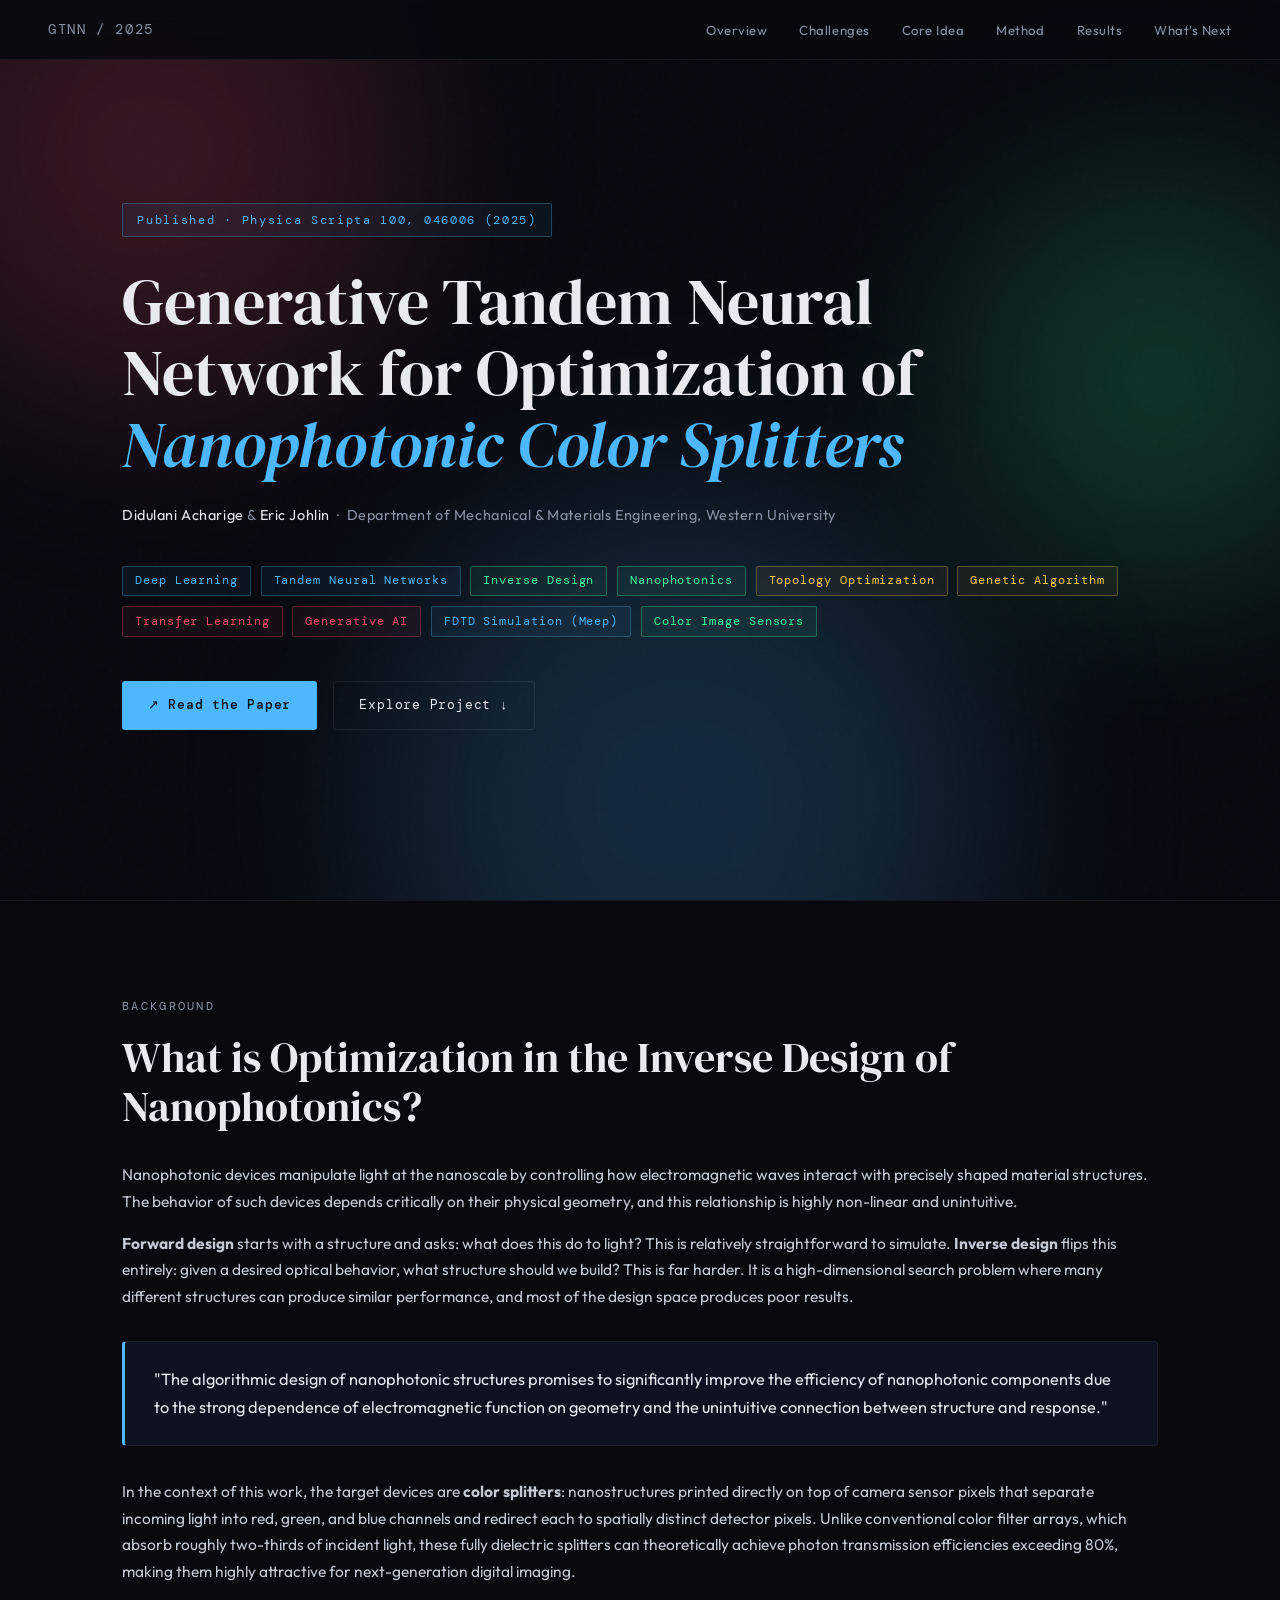
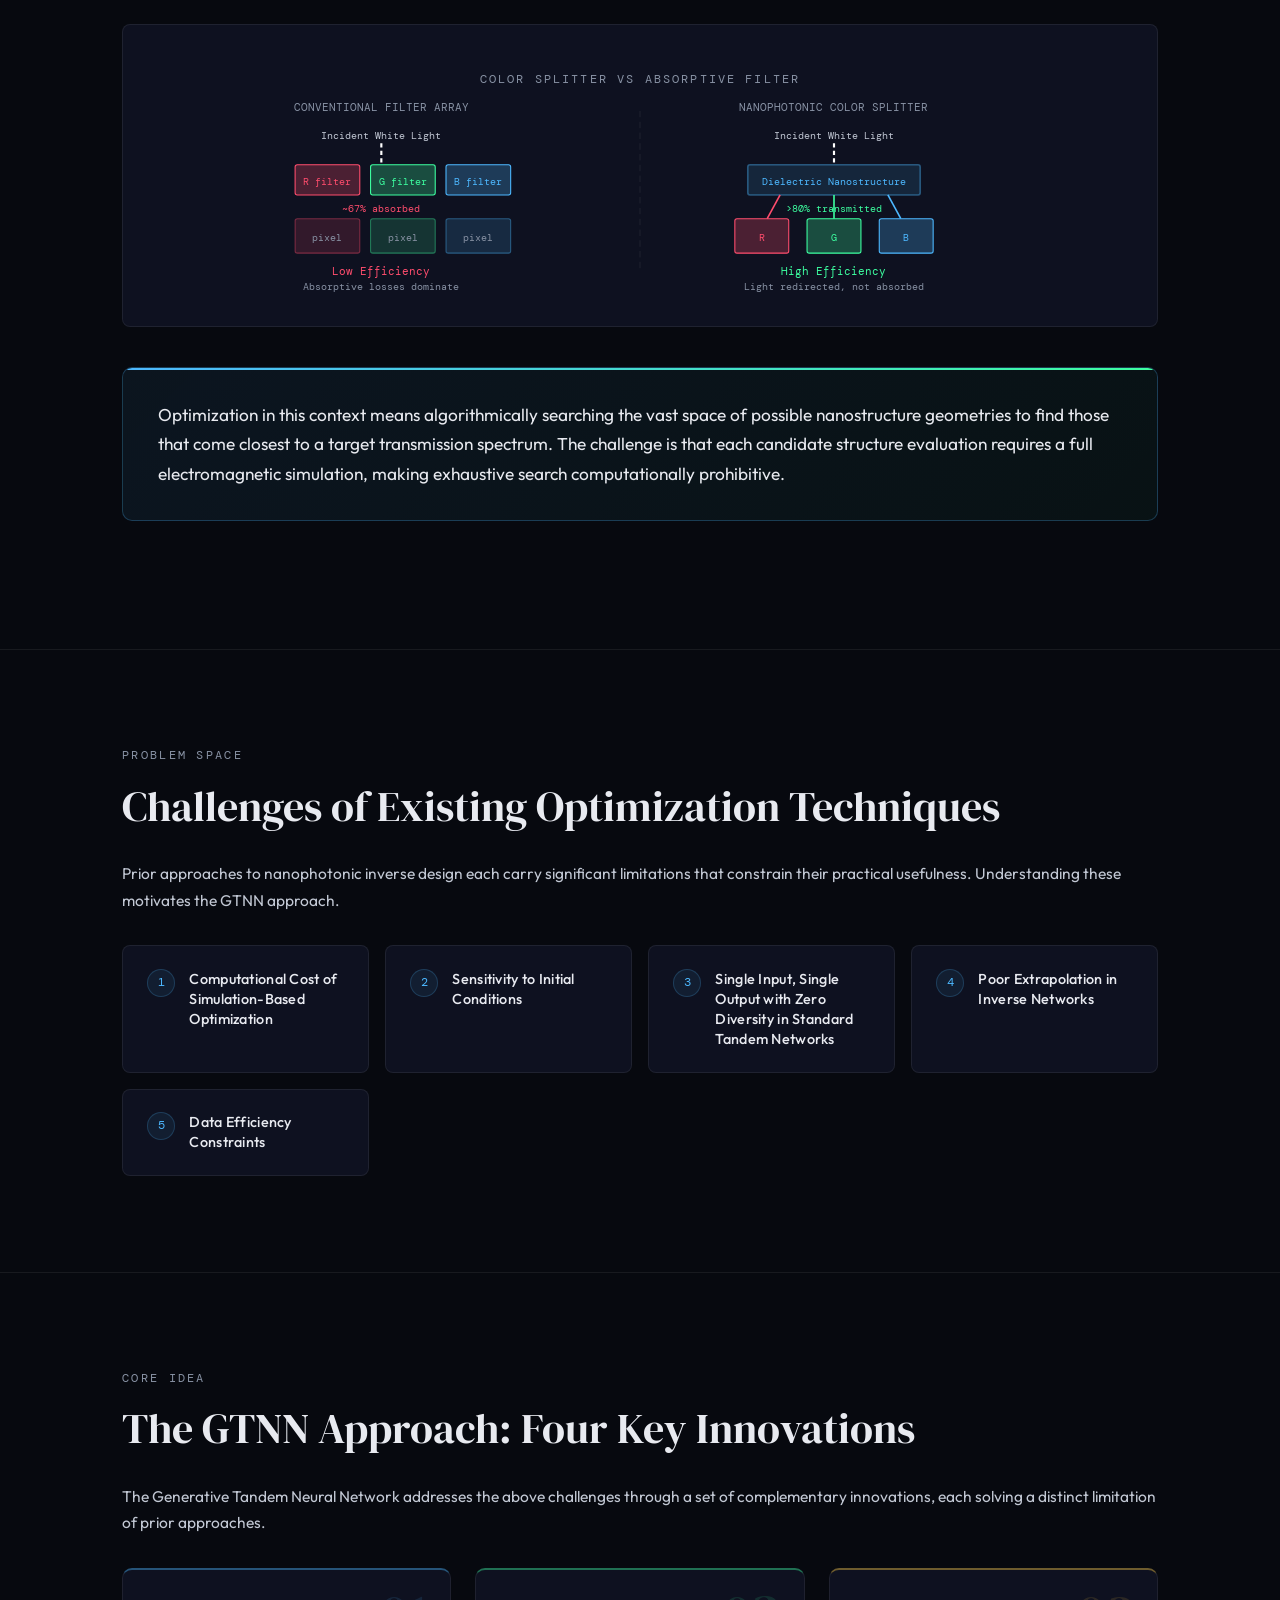
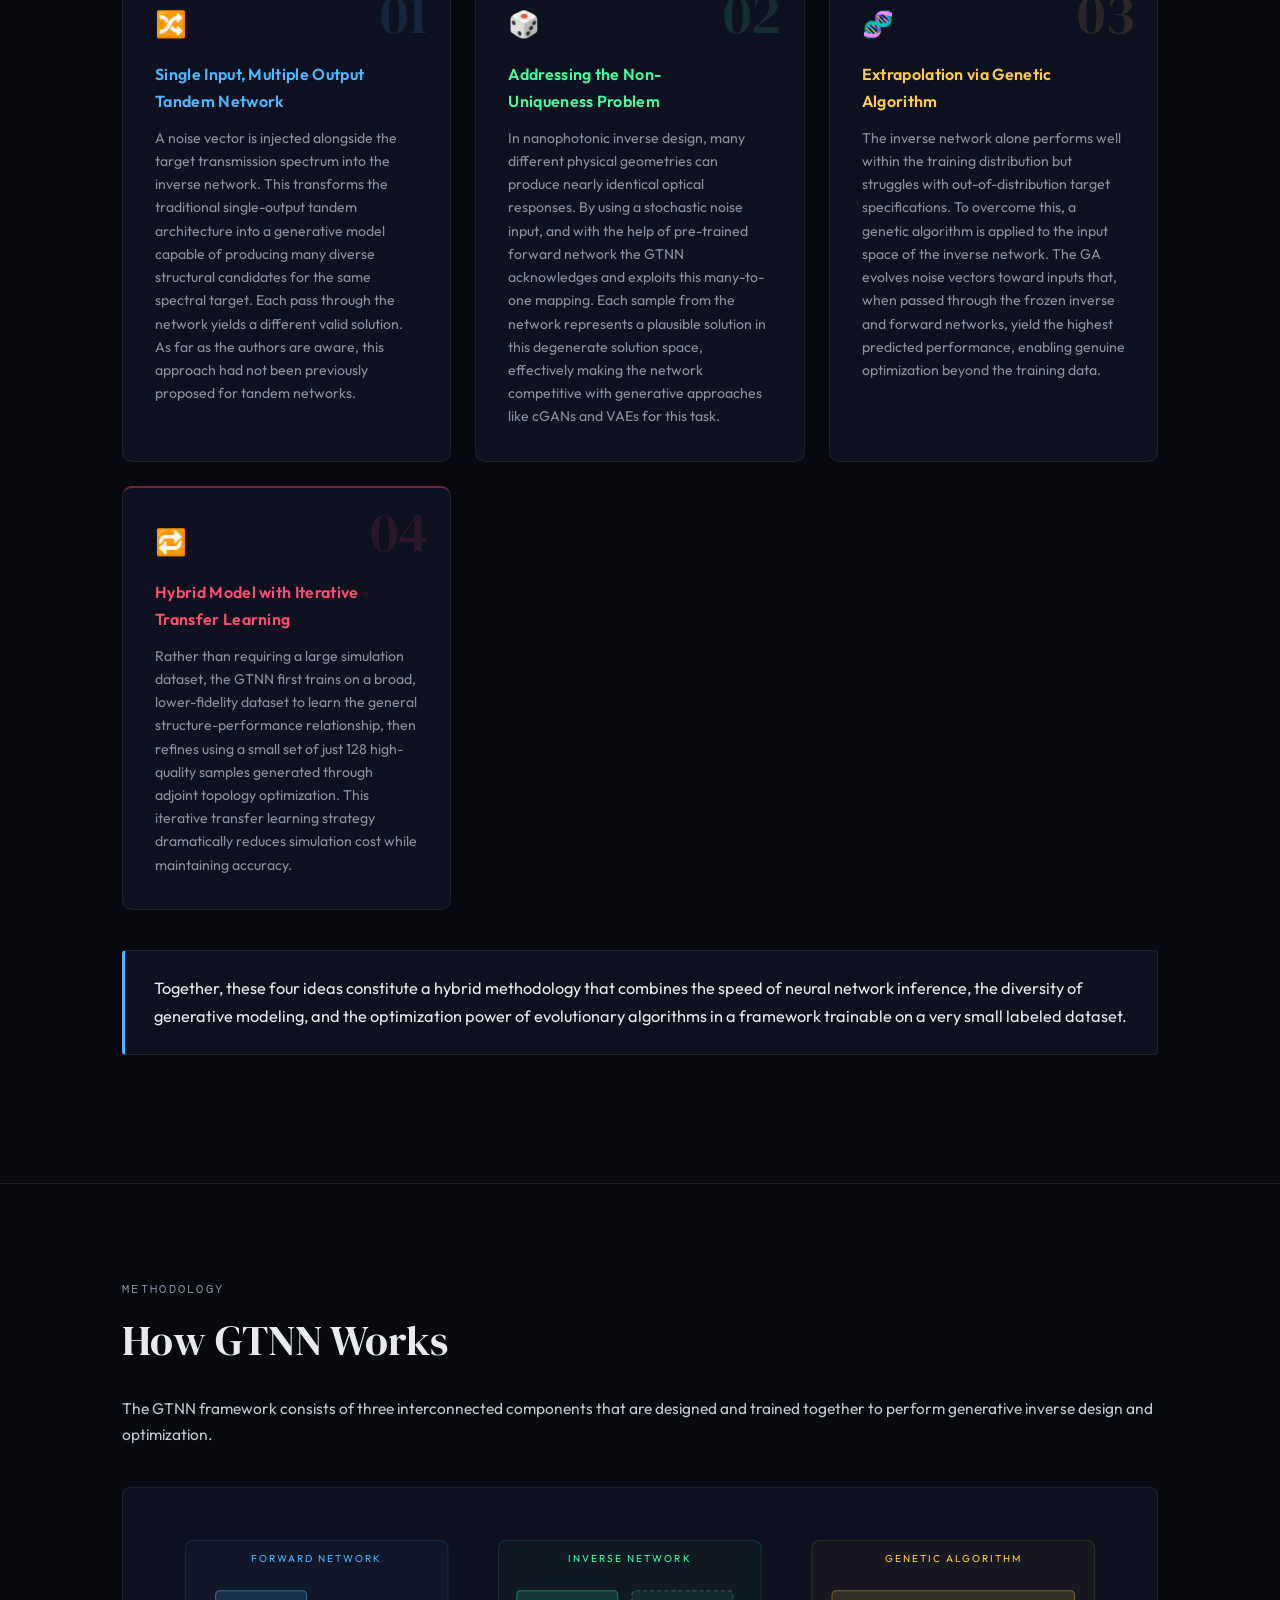
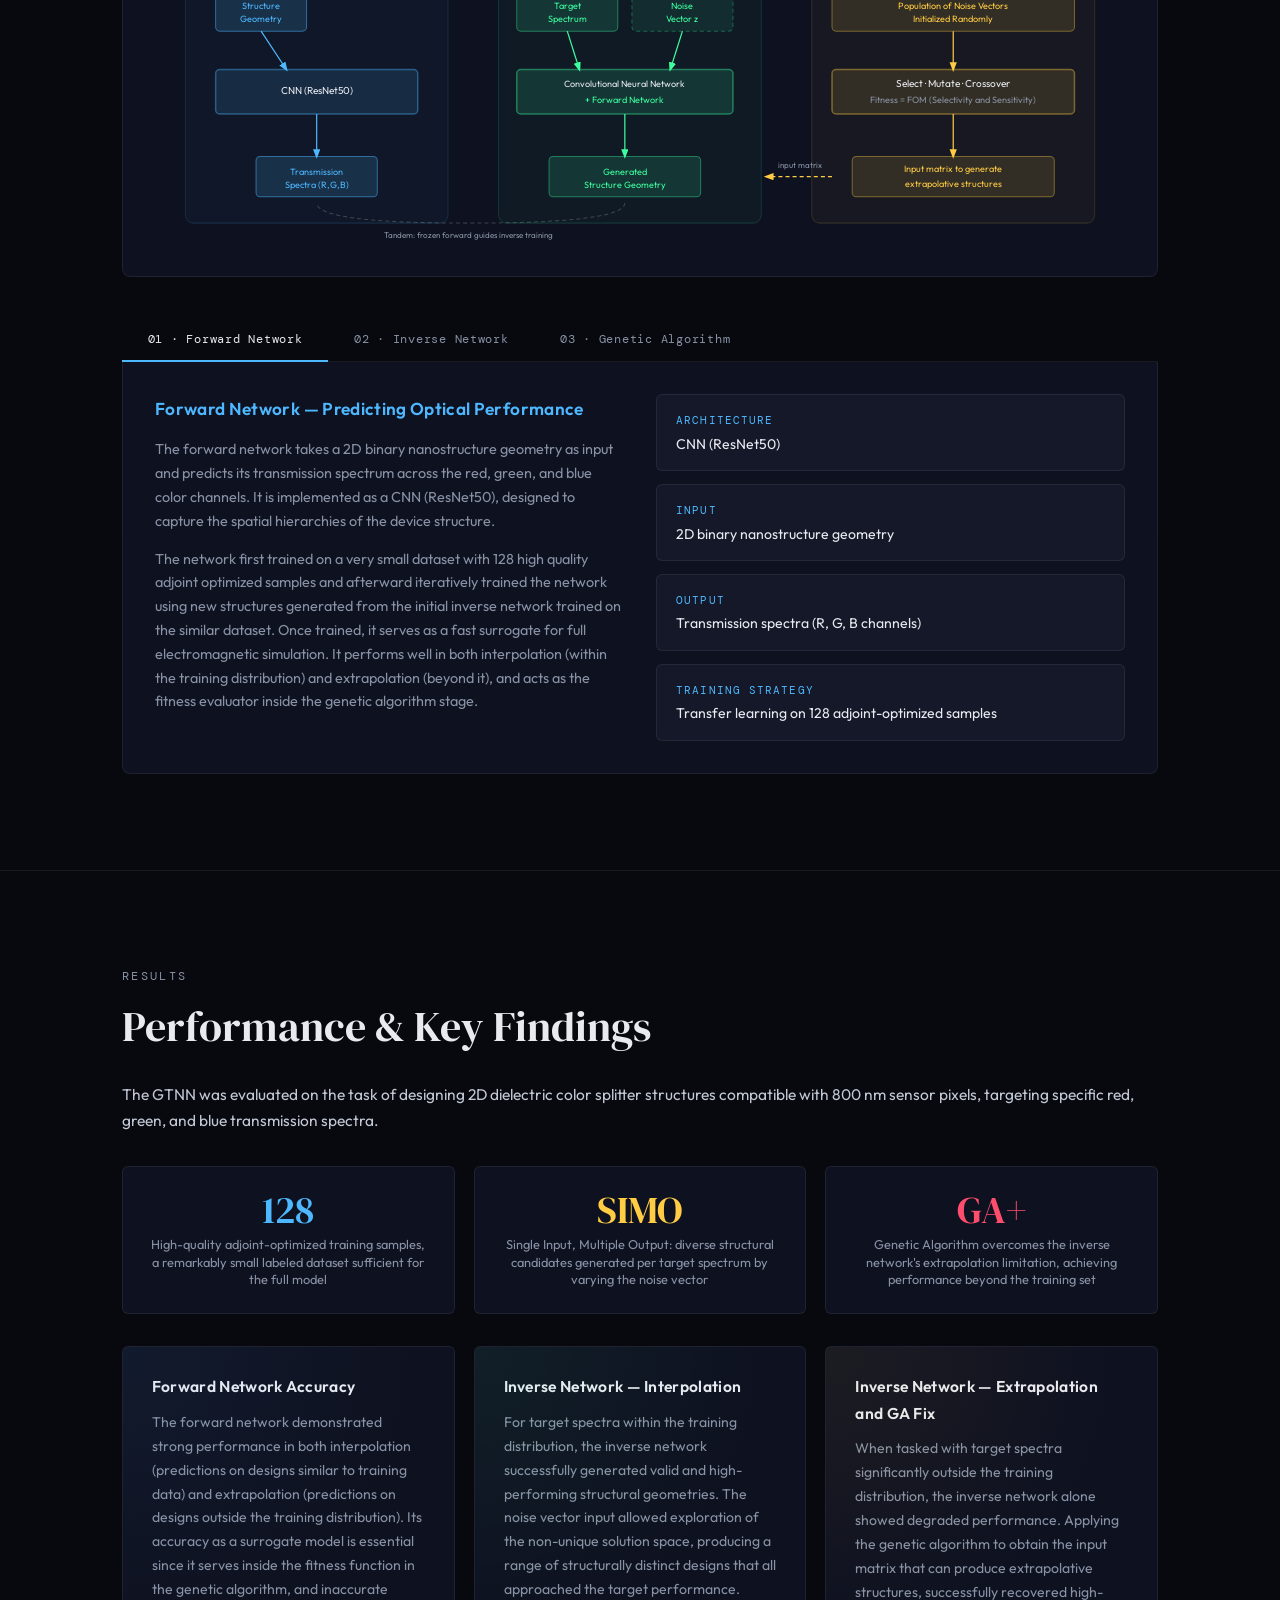
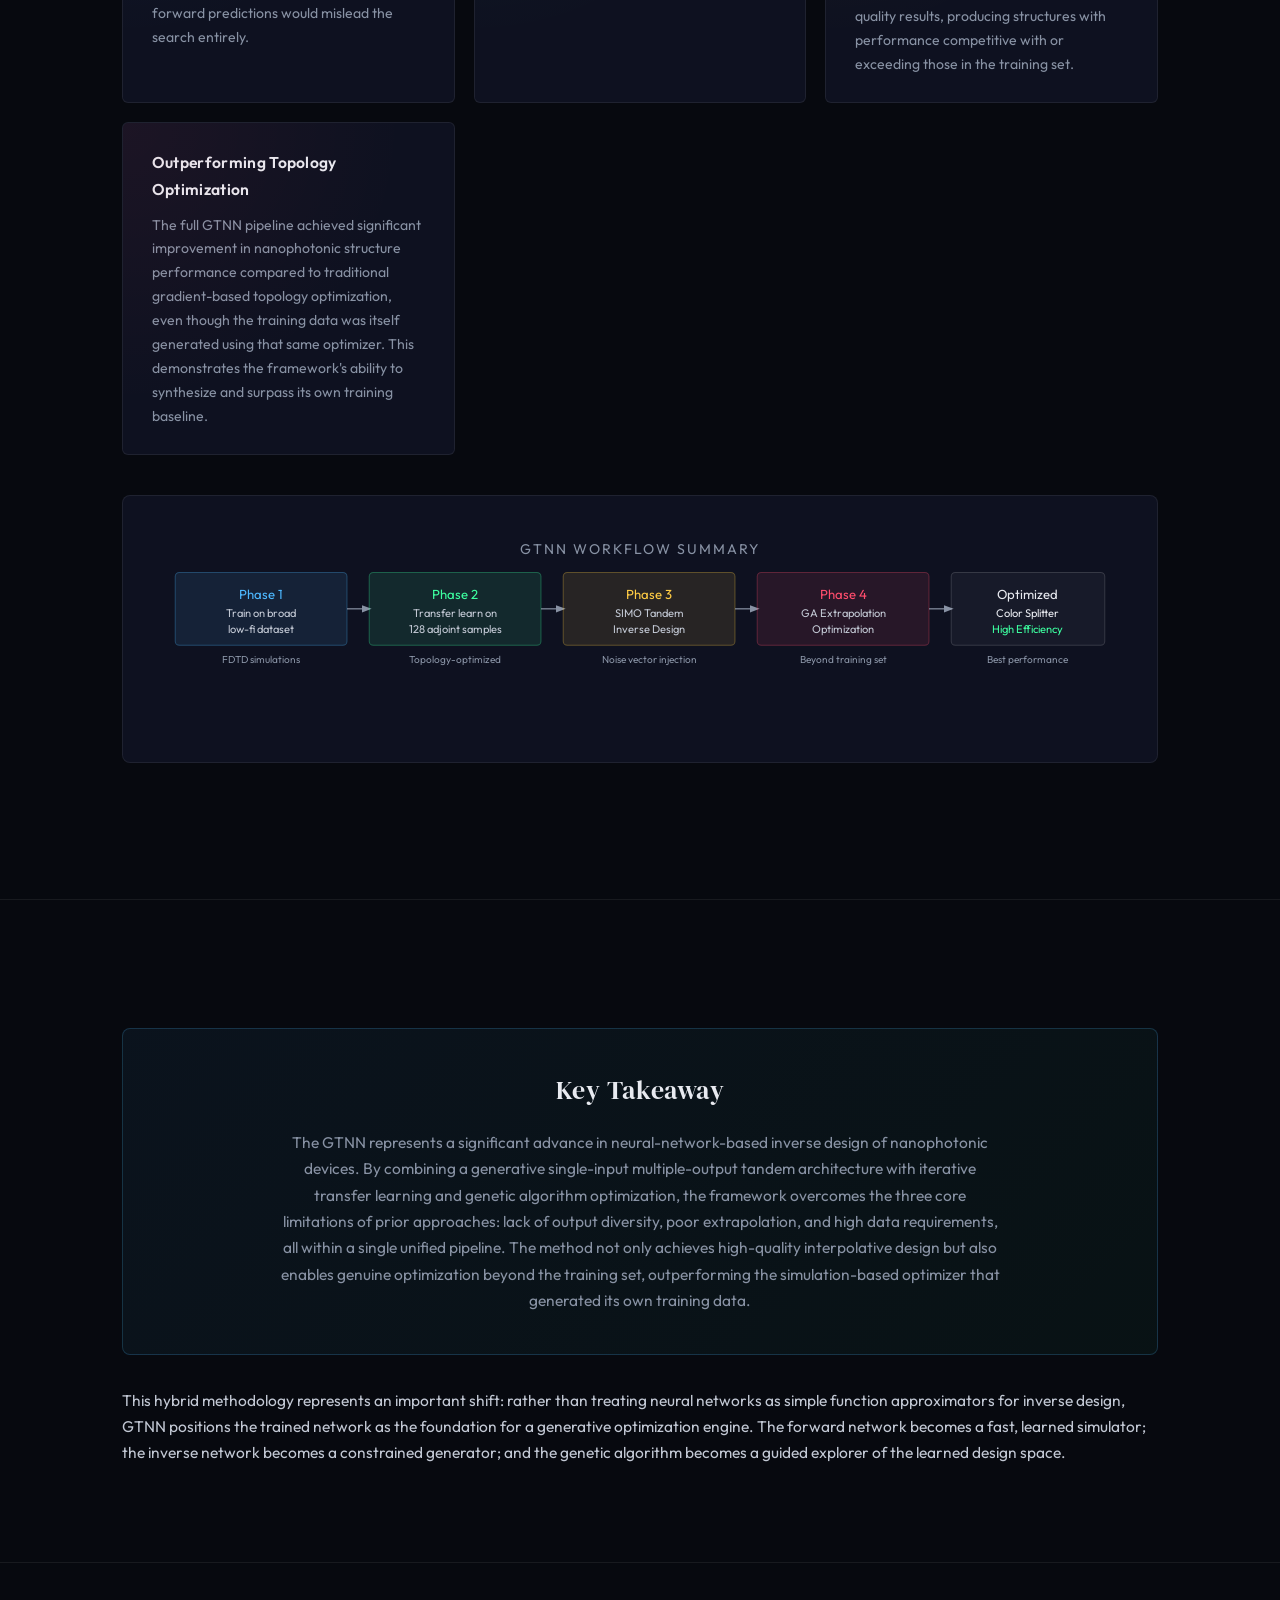
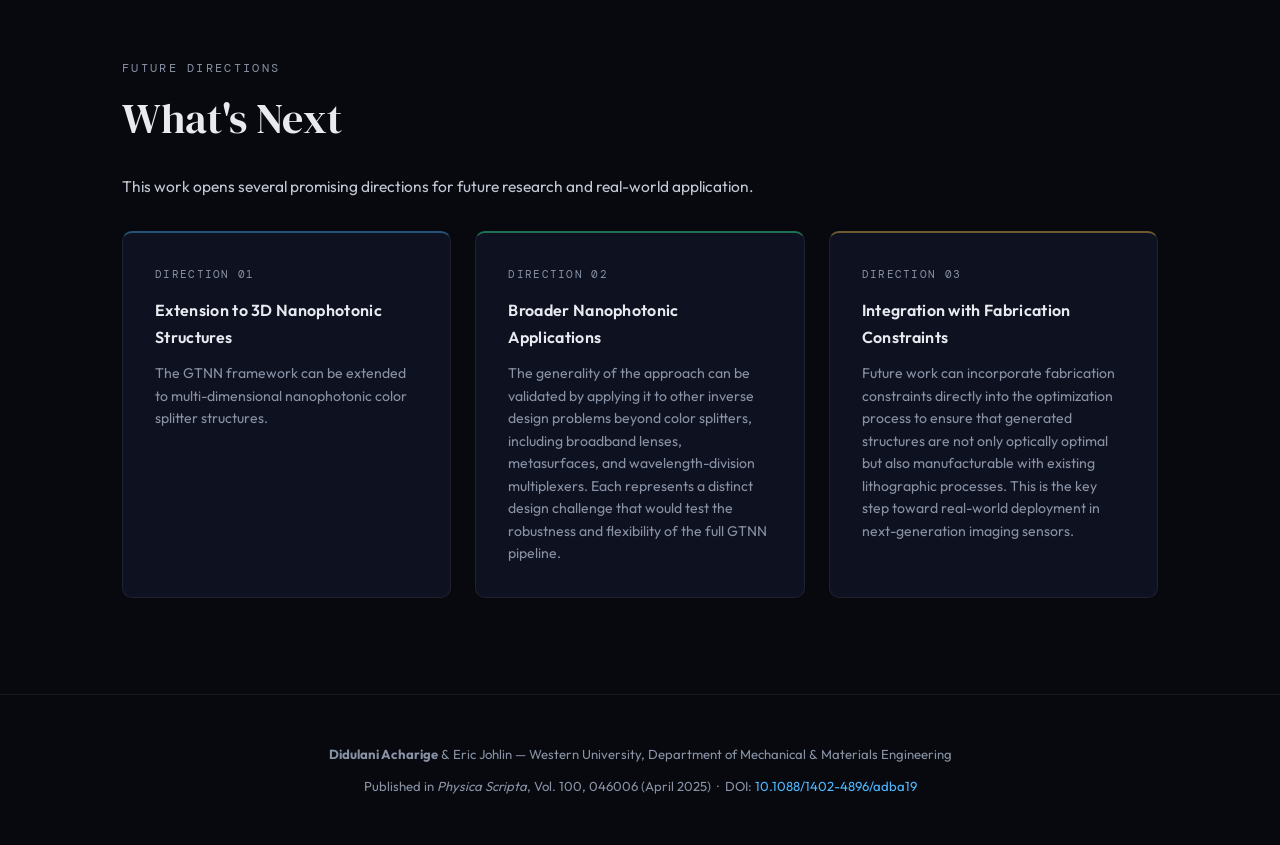
<file: projectwebpages/gtnn-portfolio.html>
<!DOCTYPE html>
<html lang="en">
<head>
<meta charset="UTF-8" />
<meta name="viewport" content="width=device-width, initial-scale=1.0" />
<title>GTNN – Generative Tandem Neural Network</title>
<link rel="preconnect" href="https://fonts.googleapis.com" />
<link rel="preconnect" href="https://fonts.gstatic.com" crossorigin />
<link href="https://fonts.googleapis.com/css2?family=DM+Serif+Display:ital@0;1&family=DM+Mono:wght@400;500&family=Outfit:wght@300;400;500;600&display=swap" rel="stylesheet" />
<style>
  :root {
    --bg: #07090f;
    --surface: #0e1120;
    --surface2: #141829;
    --border: rgba(255,255,255,0.07);
    --text: #e8eaf0;
    --muted: #8892a4;
    --red:  #ff4d6d;
    --green:#3dffa0;
    --blue: #4db8ff;
    --amber:#ffcc44;
    --glow-r: rgba(255,77,109,0.18);
    --glow-g: rgba(61,255,160,0.18);
    --glow-b: rgba(77,184,255,0.18);
  }

  *, *::before, *::after { box-sizing: border-box; margin: 0; padding: 0; }
  html { scroll-behavior: smooth; }

  body {
    font-family: 'Outfit', sans-serif;
    background: var(--bg);
    color: var(--text);
    line-height: 1.7;
    overflow-x: hidden;
  }

  body::before {
    content: '';
    position: fixed; inset: 0;
    background-image: url("data:image/svg+xml,%3Csvg viewBox='0 0 200 200' xmlns='http://www.w3.org/2000/svg'%3E%3Cfilter id='n'%3E%3CfeTurbulence type='fractalNoise' baseFrequency='0.9' numOctaves='4' stitchTiles='stitch'/%3E%3C/filter%3E%3Crect width='100%25' height='100%25' filter='url(%23n)' opacity='0.04'/%3E%3C/svg%3E");
    pointer-events: none; z-index: 0; opacity: .5;
  }

  /* NAV */
  nav {
    position: fixed; top: 0; left: 0; right: 0; z-index: 100;
    display: flex; align-items: center; justify-content: space-between;
    padding: 1rem 3rem;
    background: rgba(7,9,15,0.85);
    backdrop-filter: blur(16px);
    border-bottom: 1px solid var(--border);
  }
  .nav-brand { font-family: 'DM Mono', monospace; font-size: .85rem; letter-spacing: .12em; color: var(--muted); }
  .nav-links { display: flex; gap: 2rem; list-style: none; }
  .nav-links a { font-size: .82rem; text-decoration: none; color: var(--muted); letter-spacing: .04em; transition: color .2s; }
  .nav-links a:hover { color: var(--text); }

  .container { max-width: 1100px; margin: 0 auto; padding: 0 2rem; }

  /* HERO */
  #hero {
    min-height: 100vh;
    display: flex; flex-direction: column; justify-content: center;
    padding: 8rem 2rem 6rem;
    position: relative; overflow: hidden;
  }
  .hero-orb { position: absolute; border-radius: 50%; filter: blur(100px); pointer-events: none; }
  .orb-r { width: 500px; height: 500px; background: var(--glow-r); top: -100px; left: -100px; }
  .orb-g { width: 400px; height: 400px; background: var(--glow-g); top: 20%; right: -80px; }
  .orb-b { width: 600px; height: 600px; background: var(--glow-b); bottom: -200px; left: 30%; }
  .hero-inner { position: relative; z-index: 1; }

  .hero-tag {
    display: inline-block;
    font-family: 'DM Mono', monospace; font-size: .75rem; letter-spacing: .14em;
    color: var(--blue); border: 1px solid rgba(77,184,255,0.3);
    background: rgba(77,184,255,0.06); padding: .35rem .9rem; border-radius: 2px;
    margin-bottom: 1.8rem; animation: fadeUp .6s ease both;
  }
  h1 {
    font-family: 'DM Serif Display', serif;
    font-size: clamp(2.4rem, 5vw, 4.2rem);
    line-height: 1.12; font-weight: 400; max-width: 800px;
    animation: fadeUp .7s .1s ease both;
  }
  h1 em { font-style: italic; color: var(--blue); }
  .hero-authors {
    margin-top: 1.4rem; font-size: .9rem; color: var(--muted); letter-spacing: .04em;
    animation: fadeUp .7s .2s ease both;
  }
  .hero-authors span { color: var(--text); }

  .skills-bar { display: flex; flex-wrap: wrap; gap: .6rem; margin-top: 2.4rem; animation: fadeUp .7s .3s ease both; }
  .skill-tag {
    font-family: 'DM Mono', monospace; font-size: .72rem;
    letter-spacing: .08em; padding: .28rem .75rem; border-radius: 2px; border: 1px solid;
  }
  .skill-tag.red   { color: var(--red);   border-color: rgba(255,77,109,.3);  background: rgba(255,77,109,.06); }
  .skill-tag.green { color: var(--green); border-color: rgba(61,255,160,.3);  background: rgba(61,255,160,.06); }
  .skill-tag.blue  { color: var(--blue);  border-color: rgba(77,184,255,.3);  background: rgba(77,184,255,.06); }
  .skill-tag.amber { color: var(--amber); border-color: rgba(255,204,68,.3);  background: rgba(255,204,68,.06); }

  .hero-cta { margin-top: 2.8rem; display: flex; gap: 1rem; flex-wrap: wrap; animation: fadeUp .7s .4s ease both; }
  .btn-primary {
    display: inline-flex; align-items: center; gap: .5rem; padding: .75rem 1.6rem;
    background: var(--blue); color: #07090f;
    font-family: 'DM Mono', monospace; font-size: .82rem; letter-spacing: .06em;
    text-decoration: none; border-radius: 3px; font-weight: 500;
    transition: opacity .2s, transform .2s;
  }
  .btn-primary:hover { opacity: .85; transform: translateY(-1px); }
  .btn-secondary {
    display: inline-flex; align-items: center; gap: .5rem; padding: .75rem 1.6rem;
    background: transparent; color: var(--text);
    font-family: 'DM Mono', monospace; font-size: .82rem; letter-spacing: .06em;
    text-decoration: none; border: 1px solid var(--border); border-radius: 3px;
    transition: border-color .2s, color .2s;
  }
  .btn-secondary:hover { border-color: rgba(255,255,255,.3); color: #fff; }

  /* SECTIONS */
  section { padding: 6rem 0; border-top: 1px solid var(--border); position: relative; }
  .section-label {
    font-family: 'DM Mono', monospace; font-size: .72rem;
    letter-spacing: .2em; color: var(--muted); text-transform: uppercase; margin-bottom: 1rem;
  }
  h2 {
    font-family: 'DM Serif Display', serif;
    font-size: clamp(1.8rem, 3.5vw, 2.6rem);
    font-weight: 400; line-height: 1.2; margin-bottom: 1.8rem;
  }
  h3 { font-size: 1.05rem; font-weight: 600; margin-bottom: .7rem; letter-spacing: .02em; }
  p { color: #c2c8d4; font-size: .97rem; margin-bottom: 1rem; }
  p:last-child { margin-bottom: 0; }

  /* CALLOUT */
  .callout {
    background: var(--surface); border: 1px solid var(--border);
    border-left: 3px solid var(--blue);
    border-radius: 4px; padding: 1.5rem 1.8rem; margin: 2rem 0;
  }
  .callout p { font-size: 1.02rem; color: var(--text); margin: 0; }

  /* HIGHLIGHT CARD for the optimization sentence */
  .highlight-card {
    background: linear-gradient(135deg, rgba(77,184,255,0.07), rgba(61,255,160,0.04));
    border: 1px solid rgba(77,184,255,0.25);
    border-radius: 10px; padding: 2rem 2.2rem; margin: 2rem 0;
    position: relative; overflow: hidden;
  }
  .highlight-card::before {
    content: '';
    position: absolute; top: 0; left: 0; right: 0; height: 2px;
    background: linear-gradient(90deg, var(--blue), var(--green));
  }
  .highlight-card p {
    font-size: 1.08rem; color: var(--text); margin: 0; line-height: 1.7;
  }

  /* ARCHITECTURE DIAGRAM BOX */
  .arch-diagram {
    background: var(--surface); border: 1px solid var(--border);
    border-radius: 8px; padding: 2rem; margin: 2.5rem 0;
  }
  .arch-diagram svg { width: 100%; height: auto; display: block; }

  /* CHALLENGE PILLS */
  .challenge-grid {
    display: grid;
    grid-template-columns: repeat(auto-fit, minmax(200px, 1fr));
    gap: 1rem; margin-top: 2rem;
  }
  .challenge-pill {
    background: var(--surface); border: 1px solid var(--border);
    border-radius: 8px; padding: 1.4rem 1.5rem;
    display: flex; gap: .9rem; align-items: flex-start;
    transition: border-color .2s, transform .2s;
  }
  .challenge-pill:hover { border-color: rgba(255,255,255,.15); transform: translateY(-2px); }
  .challenge-num {
    font-family: 'DM Mono', monospace; font-size: .72rem;
    color: var(--blue); flex-shrink: 0;
    background: rgba(77,184,255,0.08); border: 1px solid rgba(77,184,255,0.2);
    width: 28px; height: 28px; border-radius: 50%;
    display: flex; align-items: center; justify-content: center;
  }
  .challenge-pill h3 { font-size: .9rem; color: var(--text); margin: 0; font-weight: 500; line-height: 1.4; }

  /* DOT MATRIX TECHNIQUE COMPARISON */
  .technique-compare { margin-top: 2.5rem; }
  .technique-compare-title {
    font-family: 'DM Mono', monospace; font-size: .72rem;
    letter-spacing: .15em; color: var(--muted); text-transform: uppercase; margin-bottom: 1.2rem;
  }
  .technique-cards { display: grid; grid-template-columns: repeat(auto-fit, minmax(220px, 1fr)); gap: 1rem; }
  .technique-card {
    background: var(--surface); border: 1px solid var(--border);
    border-radius: 8px; padding: 1.4rem 1.5rem; transition: border-color .2s;
  }
  .technique-card.gtnn {
    border-color: rgba(77,184,255,0.3);
    background: linear-gradient(135deg, rgba(77,184,255,0.06), rgba(61,255,160,0.03));
  }
  .technique-card:hover { border-color: rgba(255,255,255,.15); }
  .technique-name { font-size: .88rem; font-weight: 600; margin-bottom: 1rem; color: var(--text); }
  .technique-card.gtnn .technique-name { color: var(--blue); }
  .dot-row { display: flex; align-items: center; gap: .6rem; margin-bottom: .5rem; }
  .dot-row:last-child { margin-bottom: 0; }
  .dot { width: 10px; height: 10px; border-radius: 50%; flex-shrink: 0; }
  .dot.yes  { background: var(--green); box-shadow: 0 0 6px rgba(61,255,160,0.5); }
  .dot.no   { background: rgba(255,77,109,0.5); }
  .dot.part { background: var(--amber); box-shadow: 0 0 6px rgba(255,204,68,0.4); }
  .dot-label { font-size: .8rem; color: var(--muted); }
  .dot-legend { display: flex; gap: 1.4rem; margin-top: 1rem; flex-wrap: wrap; }
  .dot-legend-item { display: flex; align-items: center; gap: .5rem; font-size: .78rem; color: var(--muted); }

  /* INNOVATION CARDS */
  .innovations-grid {
    display: grid;
    grid-template-columns: repeat(auto-fit, minmax(280px, 1fr));
    gap: 1.5rem; margin-top: 2rem;
  }
  .innovation-card {
    background: var(--surface); border: 1px solid var(--border);
    border-radius: 10px; padding: 2rem;
    position: relative; overflow: hidden;
    transition: border-color .2s, transform .2s;
  }
  .innovation-card:hover { border-color: rgba(255,255,255,.15); transform: translateY(-2px); }
  .innovation-num {
    font-family: 'DM Serif Display', serif;
    font-size: 3.5rem; line-height: 1; font-weight: 400;
    opacity: 0.12; position: absolute; top: 1rem; right: 1.4rem;
  }
  .innovation-card.c1 { border-top: 2px solid rgba(77,184,255,0.4); }
  .innovation-card.c2 { border-top: 2px solid rgba(61,255,160,0.4); }
  .innovation-card.c3 { border-top: 2px solid rgba(255,204,68,0.4); }
  .innovation-card.c4 { border-top: 2px solid rgba(255,77,109,0.4); }
  .innovation-card.c1 .innovation-num { color: var(--blue); }
  .innovation-card.c2 .innovation-num { color: var(--green); }
  .innovation-card.c3 .innovation-num { color: var(--amber); }
  .innovation-card.c4 .innovation-num { color: var(--red); }
  .innovation-icon { font-size: 1.6rem; margin-bottom: 1rem; display: block; }
  .innovation-card h3 { font-size: 1rem; font-weight: 600; margin-bottom: .7rem; max-width: 85%; }
  .innovation-card.c1 h3 { color: var(--blue); }
  .innovation-card.c2 h3 { color: var(--green); }
  .innovation-card.c3 h3 { color: var(--amber); }
  .innovation-card.c4 h3 { color: var(--red); }
  .innovation-card p { font-size: .88rem; color: var(--muted); line-height: 1.65; }

  /* INTERACTIVE TABS */
  .method-tabs { margin-top: 2.5rem; }
  .tab-buttons {
    display: flex; border-bottom: 1px solid var(--border);
  }
  .tab-btn {
    font-family: 'DM Mono', monospace; font-size: .78rem;
    letter-spacing: .06em; padding: .9rem 1.6rem;
    background: transparent; border: none; color: var(--muted);
    cursor: pointer; position: relative; transition: color .2s;
  }
  .tab-btn::after {
    content: ''; position: absolute; bottom: -1px; left: 0; right: 0; height: 2px;
    background: transparent; transition: background .2s;
  }
  .tab-btn.active { color: var(--text); }
  .tab-btn.active.tb1::after { background: var(--blue); }
  .tab-btn.active.tb2::after { background: var(--green); }
  .tab-btn.active.tb3::after { background: var(--amber); }
  .tab-btn:hover { color: var(--text); }

  .tab-panel {
    display: none;
    background: var(--surface); border: 1px solid var(--border);
    border-top: none; border-radius: 0 0 8px 8px;
    padding: 2rem;
    animation: fadeIn .25s ease;
  }
  .tab-panel.active {
    display: grid; grid-template-columns: 1fr 1fr; gap: 2rem;
  }
  @media (max-width: 640px) { .tab-panel.active { grid-template-columns: 1fr; } }

  .tab-panel-main h3 { font-size: 1.08rem; margin-bottom: .9rem; }
  .tab-panel-main.t1 h3 { color: var(--blue); }
  .tab-panel-main.t2 h3 { color: var(--green); }
  .tab-panel-main.t3 h3 { color: var(--amber); }
  .tab-panel-main p { font-size: .9rem; color: var(--muted); line-height: 1.65; margin-bottom: .9rem; }

  .tab-panel-meta { display: flex; flex-direction: column; gap: .8rem; }
  .meta-chip {
    background: var(--surface2); border: 1px solid var(--border);
    border-radius: 6px; padding: 1rem 1.2rem;
  }
  .meta-chip .meta-label {
    font-family: 'DM Mono', monospace; font-size: .68rem;
    letter-spacing: .1em; text-transform: uppercase; margin-bottom: .3rem;
  }
  .meta-chip.t1 .meta-label { color: var(--blue); }
  .meta-chip.t2 .meta-label { color: var(--green); }
  .meta-chip.t3 .meta-label { color: var(--amber); }
  .meta-chip .meta-val { font-size: .88rem; color: var(--text); line-height: 1.4; }

  /* RESULTS */
  .results-grid {
    display: grid; grid-template-columns: repeat(auto-fit, minmax(220px, 1fr));
    gap: 1.2rem; margin: 2rem 0;
  }
  .result-metric {
    background: var(--surface); border: 1px solid var(--border);
    border-radius: 6px; padding: 1.5rem; text-align: center;
  }
  .result-metric .val {
    font-family: 'DM Serif Display', serif; font-size: 2.4rem; line-height: 1; margin-bottom: .4rem;
  }
  .result-metric .val.blue { color: var(--blue); }
  .result-metric .val.amber { color: var(--amber); }
  .result-metric .val.red { color: var(--red); }
  .result-metric .desc { font-size: .8rem; color: var(--muted); line-height: 1.4; }

  /* CARDS */
  .cards { display: grid; gap: 1.2rem; }
  .cards-2 { grid-template-columns: repeat(auto-fit, minmax(280px, 1fr)); }
  .card {
    background: var(--surface); border: 1px solid var(--border);
    border-radius: 6px; padding: 1.6rem 1.8rem;
    transition: border-color .2s, transform .2s;
    position: relative; overflow: hidden;
  }
  .card:hover { border-color: rgba(255,255,255,.15); transform: translateY(-2px); }
  .card-accent { position: absolute; inset: 0; pointer-events: none; opacity: .06; }
  .card.r .card-accent { background: radial-gradient(circle at 0% 0%, var(--red) 0%, transparent 60%); }
  .card.g .card-accent { background: radial-gradient(circle at 0% 0%, var(--green) 0%, transparent 60%); }
  .card.b .card-accent { background: radial-gradient(circle at 0% 0%, var(--blue) 0%, transparent 60%); }
  .card.a .card-accent { background: radial-gradient(circle at 0% 0%, var(--amber) 0%, transparent 60%); }
  .card h3 { font-size: .98rem; }
  .card p { font-size: .88rem; color: var(--muted); }

  /* TAKEAWAY */
  .takeaway {
    background: linear-gradient(135deg, rgba(77,184,255,.06), rgba(61,255,160,.04));
    border: 1px solid rgba(77,184,255,.2);
    border-radius: 8px; padding: 2.5rem; text-align: center; margin: 2rem 0;
  }
  .takeaway h3 {
    font-family: 'DM Serif Display', serif; font-size: 1.6rem; font-weight: 400;
    margin-bottom: 1rem; color: var(--text);
  }
  .takeaway p { max-width: 720px; margin: 0 auto; color: var(--muted); }

  /* WHAT'S NEXT */
  .next-cards { display: grid; grid-template-columns: repeat(auto-fit, minmax(280px, 1fr)); gap: 1.5rem; margin-top: 2rem; }
  .next-card {
    background: var(--surface); border: 1px solid var(--border);
    border-radius: 10px; padding: 2rem;
    transition: border-color .2s, transform .2s;
  }
  .next-card:hover { border-color: rgba(255,255,255,.15); transform: translateY(-2px); }
  .next-card-num {
    font-family: 'DM Mono', monospace; font-size: .68rem; letter-spacing: .12em;
    color: var(--muted); margin-bottom: .8rem; display: block;
  }
  .next-card h3 { font-size: 1rem; color: var(--text); margin-bottom: .7rem; font-weight: 600; }
  .next-card p { font-size: .88rem; color: var(--muted); line-height: 1.6; margin: 0; }
  .next-card.n1 { border-top: 2px solid rgba(77,184,255,0.4); }
  .next-card.n2 { border-top: 2px solid rgba(61,255,160,0.4); }
  .next-card.n3 { border-top: 2px solid rgba(255,204,68,0.4); }

  /* FOOTER */
  footer { border-top: 1px solid var(--border); padding: 3rem 0; text-align: center; }
  footer p { font-size: .82rem; color: var(--muted); }
  footer a { color: var(--blue); text-decoration: none; }

  /* ANIMATIONS */
  @keyframes fadeUp {
    from { opacity: 0; transform: translateY(20px); }
    to   { opacity: 1; transform: translateY(0); }
  }
  @keyframes fadeIn {
    from { opacity: 0; transform: translateY(6px); }
    to   { opacity: 1; transform: none; }
  }

  @media (max-width: 700px) {
    nav { padding: 1rem 1.2rem; }
    .nav-links { display: none; }
    h1 { font-size: 2rem; }
    .tab-btn { font-size: .7rem; padding: .7rem .8rem; }
  }
</style>
</head>
<body>

<!-- NAV -->
<nav>
  <div class="nav-brand">GTNN / 2025</div>
  <ul class="nav-links">
    <li><a href="#overview">Overview</a></li>
    <li><a href="#challenges">Challenges</a></li>
    <li><a href="#core-idea">Core Idea</a></li>
    <li><a href="#method">Method</a></li>
    <li><a href="#results">Results</a></li>
    <li><a href="#next">What's Next</a></li>
  </ul>
</nav>

<!-- HERO -->
<section id="hero">
  <div class="hero-orb orb-r"></div>
  <div class="hero-orb orb-g"></div>
  <div class="hero-orb orb-b"></div>
  <div class="container hero-inner">
    <div class="hero-tag">Published · Physica Scripta 100, 046006 (2025)</div>
    <h1>Generative Tandem Neural Network for Optimization of <em>Nanophotonic Color Splitters</em></h1>
    <p class="hero-authors">
      <span>Didulani Acharige</span> &amp; <span>Eric Johlin</span>
      &nbsp;·&nbsp; Department of Mechanical &amp; Materials Engineering, Western University
    </p>
    <div class="skills-bar">
      <span class="skill-tag blue">Deep Learning</span>
      <span class="skill-tag blue">Tandem Neural Networks</span>
      <span class="skill-tag green">Inverse Design</span>
      <span class="skill-tag green">Nanophotonics</span>
      <span class="skill-tag amber">Topology Optimization</span>
      <span class="skill-tag amber">Genetic Algorithm</span>
      <span class="skill-tag red">Transfer Learning</span>
      <span class="skill-tag red">Generative AI</span>
      <span class="skill-tag blue">FDTD Simulation (Meep)</span>
      <span class="skill-tag green">Color Image Sensors</span>
    </div>
    <div class="hero-cta">
      <a href="https://iopscience.iop.org/article/10.1088/1402-4896/adba19/meta" target="_blank" class="btn-primary">↗ Read the Paper</a>
      <a href="#overview" class="btn-secondary">Explore Project ↓</a>
    </div>
  </div>
</section>


<!-- SECTION 1: OVERVIEW -->
<section id="overview">
  <div class="container">
    <div class="section-label">Background</div>
    <h2>What is Optimization in the Inverse Design of Nanophotonics?</h2>

    <p>Nanophotonic devices manipulate light at the nanoscale by controlling how electromagnetic waves interact with precisely shaped material structures. The behavior of such devices depends critically on their physical geometry, and this relationship is highly non-linear and unintuitive.</p>

    <p><strong>Forward design</strong> starts with a structure and asks: what does this do to light? This is relatively straightforward to simulate. <strong>Inverse design</strong> flips this entirely: given a desired optical behavior, what structure should we build? This is far harder. It is a high-dimensional search problem where many different structures can produce similar performance, and most of the design space produces poor results.</p>

    <div class="callout">
      <p>"The algorithmic design of nanophotonic structures promises to significantly improve the efficiency of nanophotonic components due to the strong dependence of electromagnetic function on geometry and the unintuitive connection between structure and response."</p>
    </div>

    <p>In the context of this work, the target devices are <strong>color splitters</strong>: nanostructures printed directly on top of camera sensor pixels that separate incoming light into red, green, and blue channels and redirect each to spatially distinct detector pixels. Unlike conventional color filter arrays, which absorb roughly two-thirds of incident light, these fully dielectric splitters can theoretically achieve photon transmission efficiencies exceeding 80%, making them highly attractive for next-generation digital imaging.</p>

    <!-- COLOR SPLITTER DIAGRAM -->
    <div class="arch-diagram">
      <svg viewBox="0 0 900 220" xmlns="http://www.w3.org/2000/svg" font-family="'DM Mono', monospace">
        <text x="450" y="24" text-anchor="middle" font-size="11" fill="#8892a4" letter-spacing="2">COLOR SPLITTER VS ABSORPTIVE FILTER</text>
        <g transform="translate(80,50)">
          <text x="130" y="0" text-anchor="middle" font-size="10" fill="#8892a4">CONVENTIONAL FILTER ARRAY</text>
          <text x="130" y="26" text-anchor="middle" font-size="9" fill="#c2c8d4">Incident White Light</text>
          <line x1="130" y1="30" x2="130" y2="50" stroke="#fff" stroke-width="2" stroke-dasharray="4,3"/>
          <rect x="50"  y="50" width="60" height="28" rx="2" fill="rgba(255,77,109,0.25)"  stroke="#ff4d6d" stroke-width="1"/>
          <rect x="120" y="50" width="60" height="28" rx="2" fill="rgba(61,255,160,0.25)"  stroke="#3dffa0" stroke-width="1"/>
          <rect x="190" y="50" width="60" height="28" rx="2" fill="rgba(77,184,255,0.25)"  stroke="#4db8ff" stroke-width="1"/>
          <text x="80"  y="69" text-anchor="middle" font-size="9" fill="#ff4d6d">R filter</text>
          <text x="150" y="69" text-anchor="middle" font-size="9" fill="#3dffa0">G filter</text>
          <text x="220" y="69" text-anchor="middle" font-size="9" fill="#4db8ff">B filter</text>
          <text x="130" y="94" text-anchor="middle" font-size="9" fill="#ff4d6d">~67% absorbed</text>
          <rect x="50"  y="100" width="60" height="32" rx="2" fill="rgba(255,77,109,0.15)" stroke="rgba(255,77,109,0.4)"  stroke-width="1"/>
          <rect x="120" y="100" width="60" height="32" rx="2" fill="rgba(61,255,160,0.15)"  stroke="rgba(61,255,160,0.4)"  stroke-width="1"/>
          <rect x="190" y="100" width="60" height="32" rx="2" fill="rgba(77,184,255,0.15)" stroke="rgba(77,184,255,0.4)"  stroke-width="1"/>
          <text x="80"  y="121" text-anchor="middle" font-size="9" fill="#8892a4">pixel</text>
          <text x="150" y="121" text-anchor="middle" font-size="9" fill="#8892a4">pixel</text>
          <text x="220" y="121" text-anchor="middle" font-size="9" fill="#8892a4">pixel</text>
          <text x="130" y="152" text-anchor="middle" font-size="10" fill="#ff4d6d">Low Efficiency</text>
          <text x="130" y="166" text-anchor="middle" font-size="9"  fill="#8892a4">Absorptive losses dominate</text>
        </g>
        <line x1="450" y1="50" x2="450" y2="200" stroke="rgba(255,255,255,0.07)" stroke-width="1" stroke-dasharray="6,4"/>
        <g transform="translate(500,50)">
          <text x="130" y="0" text-anchor="middle" font-size="10" fill="#8892a4">NANOPHOTONIC COLOR SPLITTER</text>
          <text x="130" y="26" text-anchor="middle" font-size="9" fill="#c2c8d4">Incident White Light</text>
          <line x1="130" y1="30" x2="130" y2="50" stroke="#fff" stroke-width="2" stroke-dasharray="4,3"/>
          <rect x="50" y="50" width="160" height="28" rx="2" fill="rgba(77,184,255,0.12)" stroke="rgba(77,184,255,0.4)" stroke-width="1.5"/>
          <text x="130" y="69" text-anchor="middle" font-size="9" fill="#4db8ff">Dielectric Nanostructure</text>
          <line x1="80"  y1="78" x2="68"  y2="100" stroke="#ff4d6d" stroke-width="1.5"/>
          <line x1="130" y1="78" x2="130" y2="100" stroke="#3dffa0" stroke-width="1.5"/>
          <line x1="180" y1="78" x2="192" y2="100" stroke="#4db8ff" stroke-width="1.5"/>
          <text x="130" y="94" text-anchor="middle" font-size="9" fill="#3dffa0">&gt;80% transmitted</text>
          <rect x="38"  y="100" width="50" height="32" rx="2" fill="rgba(255,77,109,0.25)" stroke="#ff4d6d" stroke-width="1"/>
          <rect x="105" y="100" width="50" height="32" rx="2" fill="rgba(61,255,160,0.25)"  stroke="#3dffa0" stroke-width="1"/>
          <rect x="172" y="100" width="50" height="32" rx="2" fill="rgba(77,184,255,0.25)" stroke="#4db8ff" stroke-width="1"/>
          <text x="63"  y="121" text-anchor="middle" font-size="9" fill="#ff4d6d">R</text>
          <text x="130" y="121" text-anchor="middle" font-size="9" fill="#3dffa0">G</text>
          <text x="197" y="121" text-anchor="middle" font-size="9" fill="#4db8ff">B</text>
          <text x="130" y="152" text-anchor="middle" font-size="10" fill="#3dffa0">High Efficiency</text>
          <text x="130" y="166" text-anchor="middle" font-size="9"  fill="#8892a4">Light redirected, not absorbed</text>
        </g>
      </svg>
    </div>

    <!-- HIGHLIGHTED SENTENCE IN CARD -->
    <div class="highlight-card">
      <p>Optimization in this context means algorithmically searching the vast space of possible nanostructure geometries to find those that come closest to a target transmission spectrum. The challenge is that each candidate structure evaluation requires a full electromagnetic simulation, making exhaustive search computationally prohibitive.</p>
    </div>

  </div>
</section>


<!-- SECTION 2: CHALLENGES -->
<section id="challenges">
  <div class="container">
    <div class="section-label">Problem Space</div>
    <h2>Challenges of Existing Optimization Techniques</h2>
    <p>Prior approaches to nanophotonic inverse design each carry significant limitations that constrain their practical usefulness. Understanding these motivates the GTNN approach.</p>

    <div class="challenge-grid">
      <div class="challenge-pill">
        <div class="challenge-num">1</div>
        <h3>Computational Cost of Simulation-Based Optimization</h3>
      </div>
      <div class="challenge-pill">
        <div class="challenge-num">2</div>
        <h3>Sensitivity to Initial Conditions</h3>
      </div>
      <div class="challenge-pill">
        <div class="challenge-num">3</div>
        <h3>Single Input, Single Output with Zero Diversity in Standard Tandem Networks</h3>
      </div>
      <div class="challenge-pill">
        <div class="challenge-num">4</div>
        <h3>Poor Extrapolation in Inverse Networks</h3>
      </div>
      <div class="challenge-pill">
        <div class="challenge-num">5</div>
        <h3>Data Efficiency Constraints</h3>
      </div>
    </div>

  </div>
</section>


<!-- SECTION 3: CORE IDEA -->
<section id="core-idea">
  <div class="container">
    <div class="section-label">Core Idea</div>
    <h2>The GTNN Approach: Four Key Innovations</h2>
    <p>The Generative Tandem Neural Network addresses the above challenges through a set of complementary innovations, each solving a distinct limitation of prior approaches.</p>

    <div class="innovations-grid">

      <div class="innovation-card c1">
        <div class="innovation-num">01</div>
        <span class="innovation-icon">🔀</span>
        <h3>Single Input, Multiple Output Tandem Network</h3>
        <p>A noise vector is injected alongside the target transmission spectrum into the inverse network. This transforms the traditional single-output tandem architecture into a generative model capable of producing many diverse structural candidates for the same spectral target. Each pass through the network yields a different valid solution. As far as the authors are aware, this approach had not been previously proposed for tandem networks.</p>
      </div>

      <div class="innovation-card c2">
        <div class="innovation-num">02</div>
        <span class="innovation-icon">🎲</span>
        <h3>Addressing the Non-Uniqueness Problem</h3>
        <p>In nanophotonic inverse design, many different physical geometries can produce nearly identical optical responses. By using a stochastic noise input, and with the help of pre-trained forward network the GTNN acknowledges and exploits this many-to-one mapping. Each sample from the network represents a plausible solution in this degenerate solution space, effectively making the network competitive with generative approaches like cGANs and VAEs for this task.</p>
      </div>

      <div class="innovation-card c3">
        <div class="innovation-num">03</div>
        <span class="innovation-icon">🧬</span>
        <h3>Extrapolation via Genetic Algorithm</h3>
        <p>The inverse network alone performs well within the training distribution but struggles with out-of-distribution target specifications. To overcome this, a genetic algorithm is applied to the input space of the inverse network. The GA evolves noise vectors toward inputs that, when passed through the frozen inverse and forward networks, yield the highest predicted performance, enabling genuine optimization beyond the training data.</p>
      </div>

      <div class="innovation-card c4">
        <div class="innovation-num">04</div>
        <span class="innovation-icon">🔁</span>
        <h3>Hybrid Model with Iterative Transfer Learning</h3>
        <p>Rather than requiring a large simulation dataset, the GTNN first trains on a broad, lower-fidelity dataset to learn the general structure-performance relationship, then refines using a small set of just 128 high-quality samples generated through adjoint topology optimization. This iterative transfer learning strategy dramatically reduces simulation cost while maintaining accuracy.</p>
      </div>

    </div>

    <div class="callout" style="margin-top: 2.5rem;">
      <p>Together, these four ideas constitute a hybrid methodology that combines the speed of neural network inference, the diversity of generative modeling, and the optimization power of evolutionary algorithms in a framework trainable on a very small labeled dataset.</p>
    </div>
  </div>
</section>


<!-- SECTION 4: HOW GTNN WORKS -->
<section id="method">
  <div class="container">
    <div class="section-label">Methodology</div>
    <h2>How GTNN Works</h2>
    <p>The GTNN framework consists of three interconnected components that are designed and trained together to perform generative inverse design and optimization.</p>

    <!-- ARCHITECTURE DIAGRAM -->
    <div class="arch-diagram">
      <svg viewBox="0 0 960 320" xmlns="http://www.w3.org/2000/svg" font-family="'Outfit', sans-serif">
        <defs>
          <marker id="arr"   markerWidth="8" markerHeight="8" refX="6" refY="3" orient="auto"><path d="M0,0 L0,6 L8,3 z" fill="#4db8ff"/></marker>
          <marker id="arr-g" markerWidth="8" markerHeight="8" refX="6" refY="3" orient="auto"><path d="M0,0 L0,6 L8,3 z" fill="#3dffa0"/></marker>
          <marker id="arr-a" markerWidth="8" markerHeight="8" refX="6" refY="3" orient="auto"><path d="M0,0 L0,6 L8,3 z" fill="#ffcc44"/></marker>
        </defs>

        <!-- Forward network zone -->
        <rect x="30"  y="20" width="260" height="280" rx="8" fill="rgba(77,184,255,0.04)"  stroke="rgba(77,184,255,0.15)"  stroke-width="1"/>
        <text x="160" y="42" text-anchor="middle" font-size="10" fill="#4db8ff" letter-spacing="2">FORWARD NETWORK</text>

        <!-- Inverse network zone -->
        <rect x="340" y="20" width="260" height="280" rx="8" fill="rgba(61,255,160,0.04)"  stroke="rgba(61,255,160,0.15)"  stroke-width="1"/>
        <text x="470" y="42" text-anchor="middle" font-size="10" fill="#3dffa0" letter-spacing="2">INVERSE NETWORK</text>

        <!-- GA zone -->
        <rect x="650" y="20" width="280" height="280" rx="8" fill="rgba(255,204,68,0.04)"  stroke="rgba(255,204,68,0.15)"  stroke-width="1"/>
        <text x="790" y="42" text-anchor="middle" font-size="10" fill="#ffcc44" letter-spacing="2">GENETIC ALGORITHM</text>

        <!-- Forward net nodes -->
        <rect x="60"  y="70" width="90" height="40" rx="4" fill="rgba(77,184,255,0.15)" stroke="rgba(77,184,255,0.5)" stroke-width="1"/>
        <text x="105" y="88"  text-anchor="middle" font-size="9" fill="#4db8ff">Structure</text>
        <text x="105" y="101" text-anchor="middle" font-size="9" fill="#4db8ff">Geometry</text>

        <rect x="60"  y="148" width="200" height="44" rx="4" fill="rgba(77,184,255,0.12)" stroke="rgba(77,184,255,0.4)" stroke-width="1.5"/>
        <text x="160" y="172" text-anchor="middle" font-size="10" fill="#e8eaf0">CNN (ResNet50)</text>

        <rect x="100" y="234" width="120" height="40" rx="4" fill="rgba(77,184,255,0.15)" stroke="rgba(77,184,255,0.5)" stroke-width="1"/>
        <text x="160" y="252" text-anchor="middle" font-size="9" fill="#4db8ff">Transmission</text>
        <text x="160" y="265" text-anchor="middle" font-size="9" fill="#4db8ff">Spectra (R,G,B)</text>

        <line x1="105" y1="110" x2="130" y2="148" stroke="#4db8ff" stroke-width="1.2" marker-end="url(#arr)"/>
        <line x1="160" y1="192" x2="160" y2="234" stroke="#4db8ff" stroke-width="1.2" marker-end="url(#arr)"/>

        <!-- Inverse net nodes -->
        <rect x="358" y="70"  width="100" height="40" rx="4" fill="rgba(61,255,160,0.12)" stroke="rgba(61,255,160,0.4)" stroke-width="1"/>
        <text x="408" y="88"  text-anchor="middle" font-size="9" fill="#3dffa0">Target</text>
        <text x="408" y="101" text-anchor="middle" font-size="9" fill="#3dffa0">Spectrum</text>

        <rect x="472" y="70"  width="100" height="40" rx="4" fill="rgba(61,255,160,0.08)" stroke="rgba(61,255,160,0.3)" stroke-width="1" stroke-dasharray="4,3"/>
        <text x="522" y="88"  text-anchor="middle" font-size="9" fill="#3dffa0">Noise</text>
        <text x="522" y="101" text-anchor="middle" font-size="9" fill="#3dffa0">Vector z</text>

        <rect x="358" y="148" width="214" height="44" rx="4" fill="rgba(61,255,160,0.12)" stroke="rgba(61,255,160,0.4)" stroke-width="1.5"/>
        <text x="465" y="165" text-anchor="middle" font-size="9"  fill="#e8eaf0">Convolutional Neural Network</text>
        <text x="465" y="181" text-anchor="middle" font-size="9"  fill="#3dffa0">+ Forward Network</text>

        <rect x="390" y="234" width="150" height="40" rx="4" fill="rgba(61,255,160,0.12)" stroke="rgba(61,255,160,0.4)" stroke-width="1"/>
        <text x="465" y="252" text-anchor="middle" font-size="9" fill="#3dffa0">Generated</text>
        <text x="465" y="265" text-anchor="middle" font-size="9" fill="#3dffa0">Structure Geometry</text>

        <line x1="408" y1="110" x2="420" y2="148" stroke="#3dffa0" stroke-width="1.2" marker-end="url(#arr-g)"/>
        <line x1="522" y1="110" x2="510" y2="148" stroke="#3dffa0" stroke-width="1.2" marker-end="url(#arr-g)"/>
        <line x1="465" y1="192" x2="465" y2="234" stroke="#3dffa0" stroke-width="1.2" marker-end="url(#arr-g)"/>

        <!-- GA nodes -->
        <rect x="670" y="70"  width="240" height="40" rx="4" fill="rgba(255,204,68,0.12)" stroke="rgba(255,204,68,0.4)" stroke-width="1"/>
        <text x="790" y="88"  text-anchor="middle" font-size="9" fill="#ffcc44">Population of Noise Vectors</text>
        <text x="790" y="101" text-anchor="middle" font-size="9" fill="#ffcc44">Initialized Randomly</text>

        <rect x="670" y="148" width="240" height="44" rx="4" fill="rgba(255,204,68,0.12)" stroke="rgba(255,204,68,0.4)" stroke-width="1.5"/>
        <text x="790" y="165" text-anchor="middle" font-size="10" fill="#e8eaf0">Select · Mutate · Crossover</text>
        <text x="790" y="181" text-anchor="middle" font-size="9"  fill="#8892a4">Fitness = FOM (Selectivity and Sensitivity)</text>

        <rect x="690" y="234" width="200" height="40" rx="4" fill="rgba(255,204,68,0.12)" stroke="rgba(255,204,68,0.4)" stroke-width="1"/>
        <text x="790" y="249" text-anchor="middle" font-size="9" fill="#ffcc44">Input matrix to generate</text>
        <text x="790" y="264" text-anchor="middle" font-size="9" fill="#ffcc44">extrapolative structures</text>

        <line x1="790" y1="110" x2="790" y2="148" stroke="#ffcc44" stroke-width="1.2" marker-end="url(#arr-a)"/>
        <line x1="790" y1="192" x2="790" y2="234" stroke="#ffcc44" stroke-width="1.2" marker-end="url(#arr-a)"/>

        <!-- Tandem feedback arrow -->
        <path d="M 465 280 Q 465 300 310 300 Q 160 300 160 280" stroke="rgba(255,255,255,0.2)" stroke-width="1" fill="none" stroke-dasharray="4,3"/>
        <text x="310" y="315" text-anchor="middle" font-size="8" fill="#8892a4">Tandem: frozen forward guides inverse training</text>

        <!-- GA to inverse arrow -->
        <line x1="670" y1="254" x2="605" y2="254" stroke="#ffcc44" stroke-width="1.2" marker-end="url(#arr-a)" stroke-dasharray="4,3"/>
        <text x="638" y="245" text-anchor="middle" font-size="8" fill="#8892a4">input matrix</text>
      </svg>
    </div>

    <!-- INTERACTIVE TABS -->
    <div class="method-tabs">
      <div class="tab-buttons">
        <button class="tab-btn tb1 active" onclick="showTab(event,'t1')">01 · Forward Network</button>
        <button class="tab-btn tb2"         onclick="showTab(event,'t2')">02 · Inverse Network</button>
        <button class="tab-btn tb3"         onclick="showTab(event,'t3')">03 · Genetic Algorithm</button>
      </div>

      <!-- TAB 1: Forward Network -->
      <div id="panel-t1" class="tab-panel active">
        <div class="tab-panel-main t1">
          <h3>Forward Network — Predicting Optical Performance</h3>
          <p>The forward network takes a 2D binary nanostructure geometry as input and predicts its transmission spectrum across the red, green, and blue color channels. It is implemented as a CNN (ResNet50), designed to capture the spatial hierarchies of the device structure.</p>
          <p>The network first trained on a very small dataset with 128 high quality adjoint optimized samples and afterward iteratively trained the network using new structures generated from the initial inverse network trained on the similar dataset. Once trained, it serves as a fast surrogate for full electromagnetic simulation. It performs well in both interpolation (within the training distribution) and extrapolation (beyond it), and acts as the fitness evaluator inside the genetic algorithm stage.</p>
        </div>
        <div class="tab-panel-meta">
          <div class="meta-chip t1">
            <div class="meta-label">Architecture</div>
            <div class="meta-val">CNN (ResNet50)</div>
          </div>
          <div class="meta-chip t1">
            <div class="meta-label">Input</div>
            <div class="meta-val">2D binary nanostructure geometry</div>
          </div>
          <div class="meta-chip t1">
            <div class="meta-label">Output</div>
            <div class="meta-val">Transmission spectra (R, G, B channels)</div>
          </div>
          <div class="meta-chip t1">
            <div class="meta-label">Training strategy</div>
            <div class="meta-val">Transfer learning on 128 adjoint-optimized samples</div>
          </div>
        </div>
      </div>

      <!-- TAB 2: Inverse Network -->
      <div id="panel-t2" class="tab-panel">
        <div class="tab-panel-main t2">
          <h3>Inverse Network — Generating Candidate Structures</h3>
          <p>The inverse network receives a target transmission spectrum and a random noise vector as inputs, producing a candidate structural geometry as output. It is built on a Convolutional Neural Network combined with the Forward Network within the tandem training framework.</p>
          <p>During training, the output of the inverse network is fed through the frozen forward network, and the loss is computed on the predicted spectrum versus the target and binary cross entropy loss for the generated and existing structures. The noise vector is the key innovation: by sampling different noise vectors for the same target spectrum, the network produces structurally distinct yet high-performing designs, removing the major limitation of tandem networks.</p>
        </div>
        <div class="tab-panel-meta">
          <div class="meta-chip t2">
            <div class="meta-label">Architecture</div>
            <div class="meta-val">Convolutional Neural Network + Forward Network</div>
          </div>
          <div class="meta-chip t2">
            <div class="meta-label">Input</div>
            <div class="meta-val">Target spectrum + noise vector z</div>
          </div>
          <div class="meta-chip t2">
            <div class="meta-label">Output</div>
            <div class="meta-val">Diverse candidate structural geometries</div>
          </div>
          <div class="meta-chip t2">
            <div class="meta-label">Key innovation</div>
            <div class="meta-val">SIMO: multiple valid structures per target spectrum</div>
          </div>
        </div>
      </div>

      <!-- TAB 3: Genetic Algorithm -->
      <div id="panel-t3" class="tab-panel">
        <div class="tab-panel-main t3">
          <h3>Genetic Algorithm — Optimization and Extrapolation</h3>
          <p>While the inverse network excels at interpolation within the training distribution, it struggles when the desired performance lies outside what the training data covers. A genetic algorithm is therefore applied to optimize the input vector to the inverse network.</p>
          <p>A population of noise vectors is initialized randomly. Each is passed through the inverse and forward networks to obtain a predicted performance score using a figure of merit (FOM) based on selectivity and sensitivity. The GA then applies selection, crossover, and mutation to evolve the population. Because it navigates the learned input space rather than raw structure space, the search is far more efficient and enables designs that go beyond the training set.</p>
        </div>
        <div class="tab-panel-meta">
          <div class="meta-chip t3">
            <div class="meta-label">Method</div>
            <div class="meta-val">Genetic Algorithm on latent input space</div>
          </div>
          <div class="meta-chip t3">
            <div class="meta-label">Fitness function</div>
            <div class="meta-val">FOM: Selectivity and Sensitivity</div>
          </div>
          <div class="meta-chip t3">
            <div class="meta-label">GA operations</div>
            <div class="meta-val">Selection, Mutation, Crossover</div>
          </div>
          <div class="meta-chip t3">
            <div class="meta-label">Output</div>
            <div class="meta-val">Input matrix to generate extrapolative structures</div>
          </div>
        </div>
      </div>

    </div>
  </div>
</section>


<!-- SECTION 5: RESULTS -->
<section id="results">
  <div class="container">
    <div class="section-label">Results</div>
    <h2>Performance &amp; Key Findings</h2>
    <p>The GTNN was evaluated on the task of designing 2D dielectric color splitter structures compatible with 800 nm sensor pixels, targeting specific red, green, and blue transmission spectra.</p>

    <div class="results-grid">
      <div class="result-metric">
        <div class="val blue">128</div>
        <div class="desc">High-quality adjoint-optimized training samples, a remarkably small labeled dataset sufficient for the full model</div>
      </div>
      <div class="result-metric">
        <div class="val amber">SIMO</div>
        <div class="desc">Single Input, Multiple Output: diverse structural candidates generated per target spectrum by varying the noise vector</div>
      </div>
      <div class="result-metric">
        <div class="val red">GA+</div>
        <div class="desc">Genetic Algorithm overcomes the inverse network's extrapolation limitation, achieving performance beyond the training set</div>
      </div>
    </div>

    <div class="cards cards-2" style="margin-top: 2rem;">
      <div class="card b">
        <div class="card-accent"></div>
        <h3>Forward Network Accuracy</h3>
        <p>The forward network demonstrated strong performance in both interpolation (predictions on designs similar to training data) and extrapolation (predictions on designs outside the training distribution). Its accuracy as a surrogate model is essential since it serves inside the fitness function in the genetic algorithm, and inaccurate forward predictions would mislead the search entirely.</p>
      </div>
      <div class="card g">
        <div class="card-accent"></div>
        <h3>Inverse Network — Interpolation</h3>
        <p>For target spectra within the training distribution, the inverse network successfully generated valid and high-performing structural geometries. The noise vector input allowed exploration of the non-unique solution space, producing a range of structurally distinct designs that all approached the target performance.</p>
      </div>
      <div class="card a">
        <div class="card-accent"></div>
        <h3>Inverse Network — Extrapolation and GA Fix</h3>
        <p>When tasked with target spectra significantly outside the training distribution, the inverse network alone showed degraded performance. Applying the genetic algorithm to obtain the input matrix that can produce extrapolative structures, successfully recovered high-quality results, producing structures with performance competitive with or exceeding those in the training set.</p>
      </div>
      <div class="card r">
        <div class="card-accent"></div>
        <h3>Outperforming Topology Optimization</h3>
        <p>The full GTNN pipeline achieved significant improvement in nanophotonic structure performance compared to traditional gradient-based topology optimization, even though the training data was itself generated using that same optimizer. This demonstrates the framework's ability to synthesize and surpass its own training baseline.</p>
      </div>
    </div>

    <!-- WORKFLOW SUMMARY -->
    <div class="arch-diagram" style="margin-top: 2.5rem;">
      <svg viewBox="0 0 960 200" xmlns="http://www.w3.org/2000/svg" font-family="'Outfit', sans-serif">
        <defs>
          <marker id="arr3" markerWidth="8" markerHeight="8" refX="6" refY="3" orient="auto">
            <path d="M0,0 L0,6 L8,3 z" fill="#8892a4"/>
          </marker>
        </defs>
        <text x="480" y="26" text-anchor="middle" font-size="14" fill="#8892a4" letter-spacing="2">GTNN WORKFLOW SUMMARY</text>

        <rect x="20"  y="44" width="170" height="72" rx="4" fill="rgba(77,184,255,0.1)"  stroke="rgba(77,184,255,0.3)"  stroke-width="1"/>
        <text x="105" y="70" text-anchor="middle" font-size="13" fill="#4db8ff">Phase 1</text>
        <text x="105" y="88" text-anchor="middle" font-size="11" fill="#c2c8d4">Train on broad</text>
        <text x="105" y="104" text-anchor="middle" font-size="11" fill="#c2c8d4">low-fi dataset</text>
        <line x1="190" y1="80" x2="212" y2="80" stroke="#8892a4" stroke-width="1.2" marker-end="url(#arr3)"/>

        <rect x="212" y="44" width="170" height="72" rx="4" fill="rgba(61,255,160,0.1)"  stroke="rgba(61,255,160,0.3)"  stroke-width="1"/>
        <text x="297" y="70" text-anchor="middle" font-size="13" fill="#3dffa0">Phase 2</text>
        <text x="297" y="88" text-anchor="middle" font-size="11" fill="#c2c8d4">Transfer learn on</text>
        <text x="297" y="104" text-anchor="middle" font-size="11" fill="#c2c8d4">128 adjoint samples</text>
        <line x1="382" y1="80" x2="404" y2="80" stroke="#8892a4" stroke-width="1.2" marker-end="url(#arr3)"/>

        <rect x="404" y="44" width="170" height="72" rx="4" fill="rgba(255,204,68,0.1)"  stroke="rgba(255,204,68,0.3)"  stroke-width="1"/>
        <text x="489" y="70" text-anchor="middle" font-size="13" fill="#ffcc44">Phase 3</text>
        <text x="489" y="88" text-anchor="middle" font-size="11" fill="#c2c8d4">SIMO Tandem</text>
        <text x="489" y="104" text-anchor="middle" font-size="11" fill="#c2c8d4">Inverse Design</text>
        <line x1="574" y1="80" x2="596" y2="80" stroke="#8892a4" stroke-width="1.2" marker-end="url(#arr3)"/>

        <rect x="596" y="44" width="170" height="72" rx="4" fill="rgba(255,77,109,0.1)"  stroke="rgba(255,77,109,0.3)"  stroke-width="1"/>
        <text x="681" y="70" text-anchor="middle" font-size="13" fill="#ff4d6d">Phase 4</text>
        <text x="681" y="88" text-anchor="middle" font-size="11" fill="#c2c8d4">GA Extrapolation</text>
        <text x="681" y="104" text-anchor="middle" font-size="11" fill="#c2c8d4">Optimization</text>
        <line x1="766" y1="80" x2="788" y2="80" stroke="#8892a4" stroke-width="1.2" marker-end="url(#arr3)"/>

        <rect x="788" y="44" width="152" height="72" rx="4" fill="rgba(255,255,255,0.04)" stroke="rgba(255,255,255,0.15)" stroke-width="1"/>
        <text x="864" y="70"  text-anchor="middle" font-size="13" fill="#e8eaf0">Optimized</text>
        <text x="864" y="88"  text-anchor="middle" font-size="11" fill="#e8eaf0">Color Splitter</text>
        <text x="864" y="104" text-anchor="middle" font-size="11" fill="#3dffa0">High Efficiency</text>

        <text x="105" y="134" text-anchor="middle" font-size="10" fill="#8892a4">FDTD simulations</text>
        <text x="297" y="134" text-anchor="middle" font-size="10" fill="#8892a4">Topology-optimized</text>
        <text x="489" y="134" text-anchor="middle" font-size="10" fill="#8892a4">Noise vector injection</text>
        <text x="681" y="134" text-anchor="middle" font-size="10" fill="#8892a4">Beyond training set</text>
        <text x="864" y="134" text-anchor="middle" font-size="10" fill="#8892a4">Best performance</text>
      </svg>
    </div>
  </div>
</section>


<!-- SECTION 6: KEY TAKEAWAY -->
<section id="takeaway">
  <div class="container">
    <div class="takeaway">
      <h3>Key Takeaway</h3>
      <p>The GTNN represents a significant advance in neural-network-based inverse design of nanophotonic devices. By combining a generative single-input multiple-output tandem architecture with iterative transfer learning and genetic algorithm optimization, the framework overcomes the three core limitations of prior approaches: lack of output diversity, poor extrapolation, and high data requirements, all within a single unified pipeline. The method not only achieves high-quality interpolative design but also enables genuine optimization beyond the training set, outperforming the simulation-based optimizer that generated its own training data.</p>
    </div>

    <p>This hybrid methodology represents an important shift: rather than treating neural networks as simple function approximators for inverse design, GTNN positions the trained network as the foundation for a generative optimization engine. The forward network becomes a fast, learned simulator; the inverse network becomes a constrained generator; and the genetic algorithm becomes a guided explorer of the learned design space.</p>
  </div>
</section>


<!-- SECTION 7: WHAT'S NEXT -->
<section id="next">
  <div class="container">
    <div class="section-label">Future Directions</div>
    <h2>What's Next</h2>
    <p>This work opens several promising directions for future research and real-world application.</p>

    <div class="next-cards">

      <div class="next-card n1">
        <span class="next-card-num">DIRECTION 01</span>
        <h3>Extension to 3D Nanophotonic Structures</h3>
        <p>The GTNN framework can be extended to multi-dimensional nanophotonic color splitter structures.</p>
      </div>

      <div class="next-card n2">
        <span class="next-card-num">DIRECTION 02</span>
        <h3>Broader Nanophotonic Applications</h3>
        <p>The generality of the approach can be validated by applying it to other inverse design problems beyond color splitters, including broadband lenses, metasurfaces, and wavelength-division multiplexers. Each represents a distinct design challenge that would test the robustness and flexibility of the full GTNN pipeline.</p>
      </div>

      <div class="next-card n3">
        <span class="next-card-num">DIRECTION 03</span>
        <h3>Integration with Fabrication Constraints</h3>
        <p>Future work can incorporate fabrication constraints directly into the optimization process to ensure that generated structures are not only optically optimal but also manufacturable with existing lithographic processes. This is the key step toward real-world deployment in next-generation imaging sensors.</p>
      </div>

    </div>
  </div>
</section>


<!-- FOOTER -->
<footer>
  <div class="container">
    <p style="margin-bottom: .6rem;">
      <strong>Didulani Acharige</strong> &amp; Eric Johlin &mdash; Western University, Department of Mechanical &amp; Materials Engineering
    </p>
    <p>
      Published in <em>Physica Scripta</em>, Vol. 100, 046006 (April 2025) &nbsp;·&nbsp;
      DOI: <a href="https://iopscience.iop.org/article/10.1088/1402-4896/adba19/meta" target="_blank">10.1088/1402-4896/adba19</a>
    </p>
  </div>
</footer>

<script>
  function showTab(event, id) {
    document.querySelectorAll('.tab-panel').forEach(p => p.classList.remove('active'));
    document.querySelectorAll('.tab-btn').forEach(b => b.classList.remove('active'));
    document.getElementById('panel-' + id).classList.add('active');
    event.currentTarget.classList.add('active');
  }
</script>

</body>
</html>
</file>
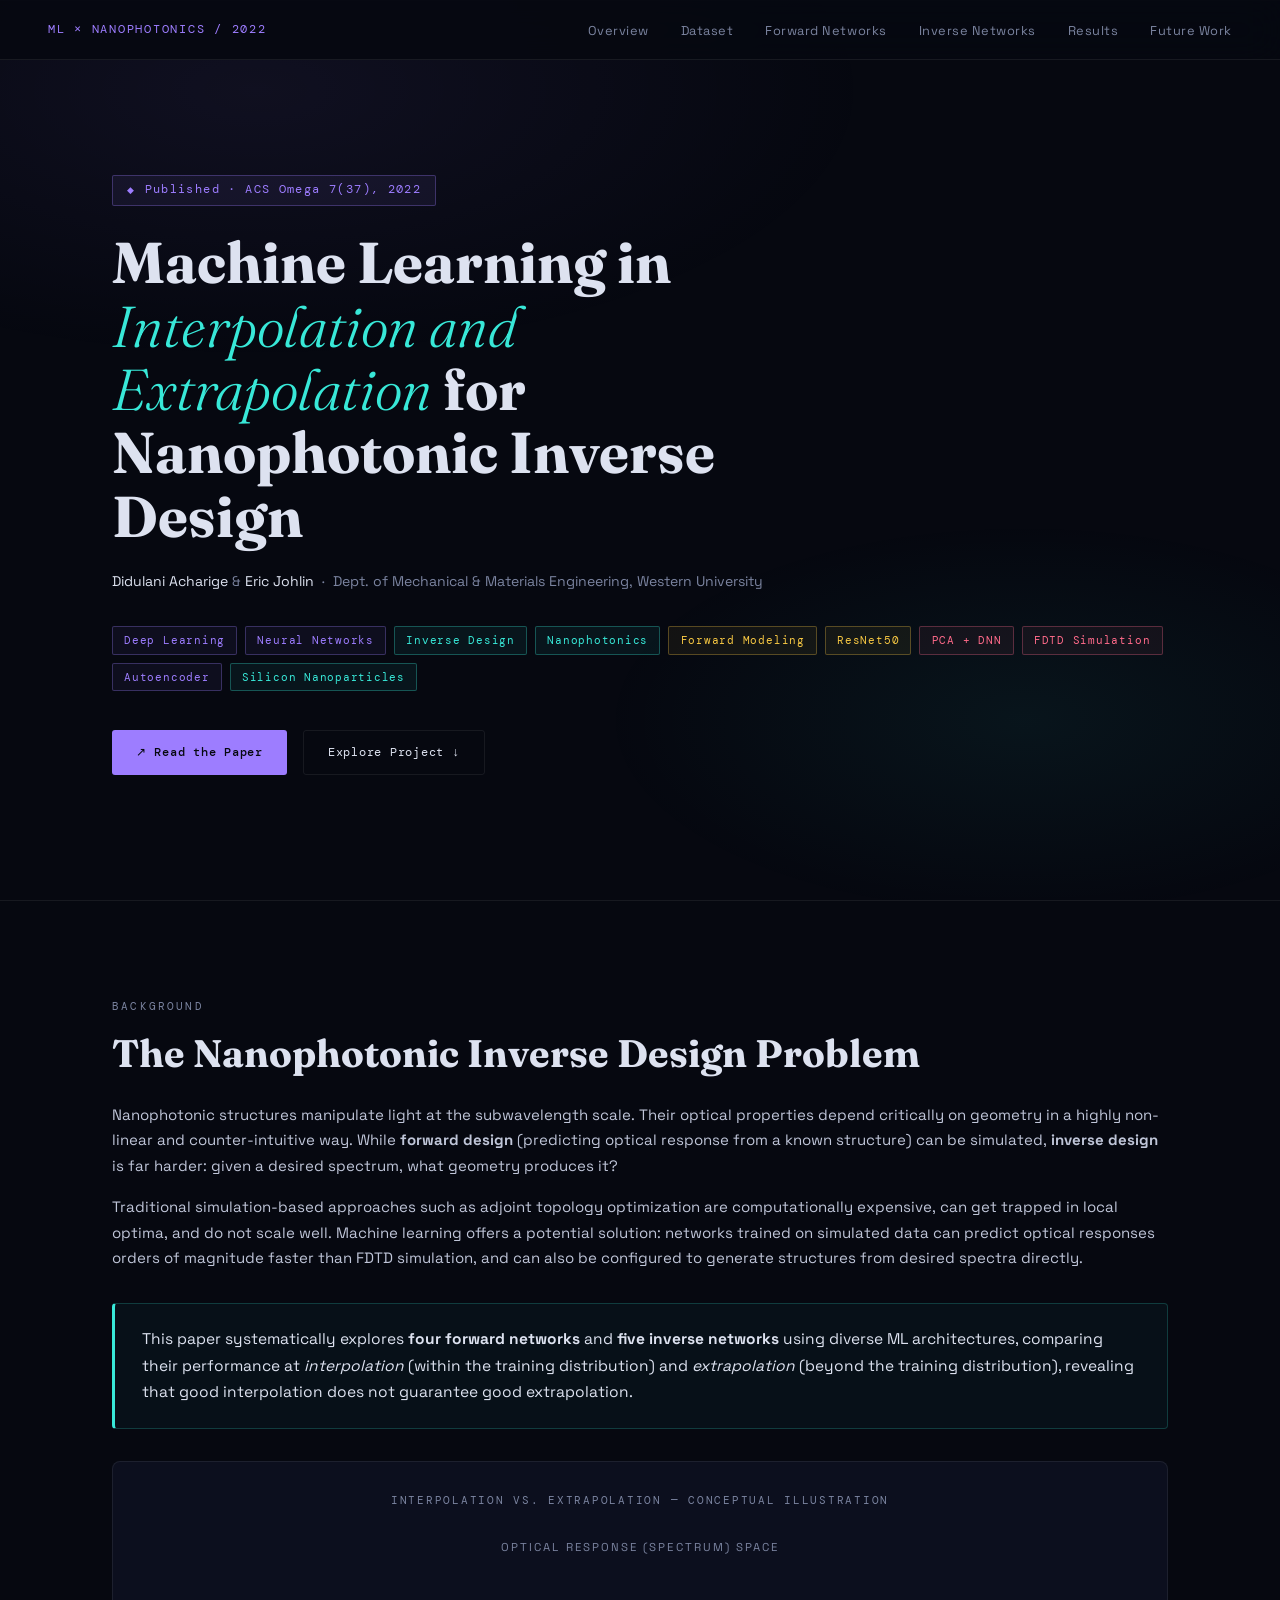
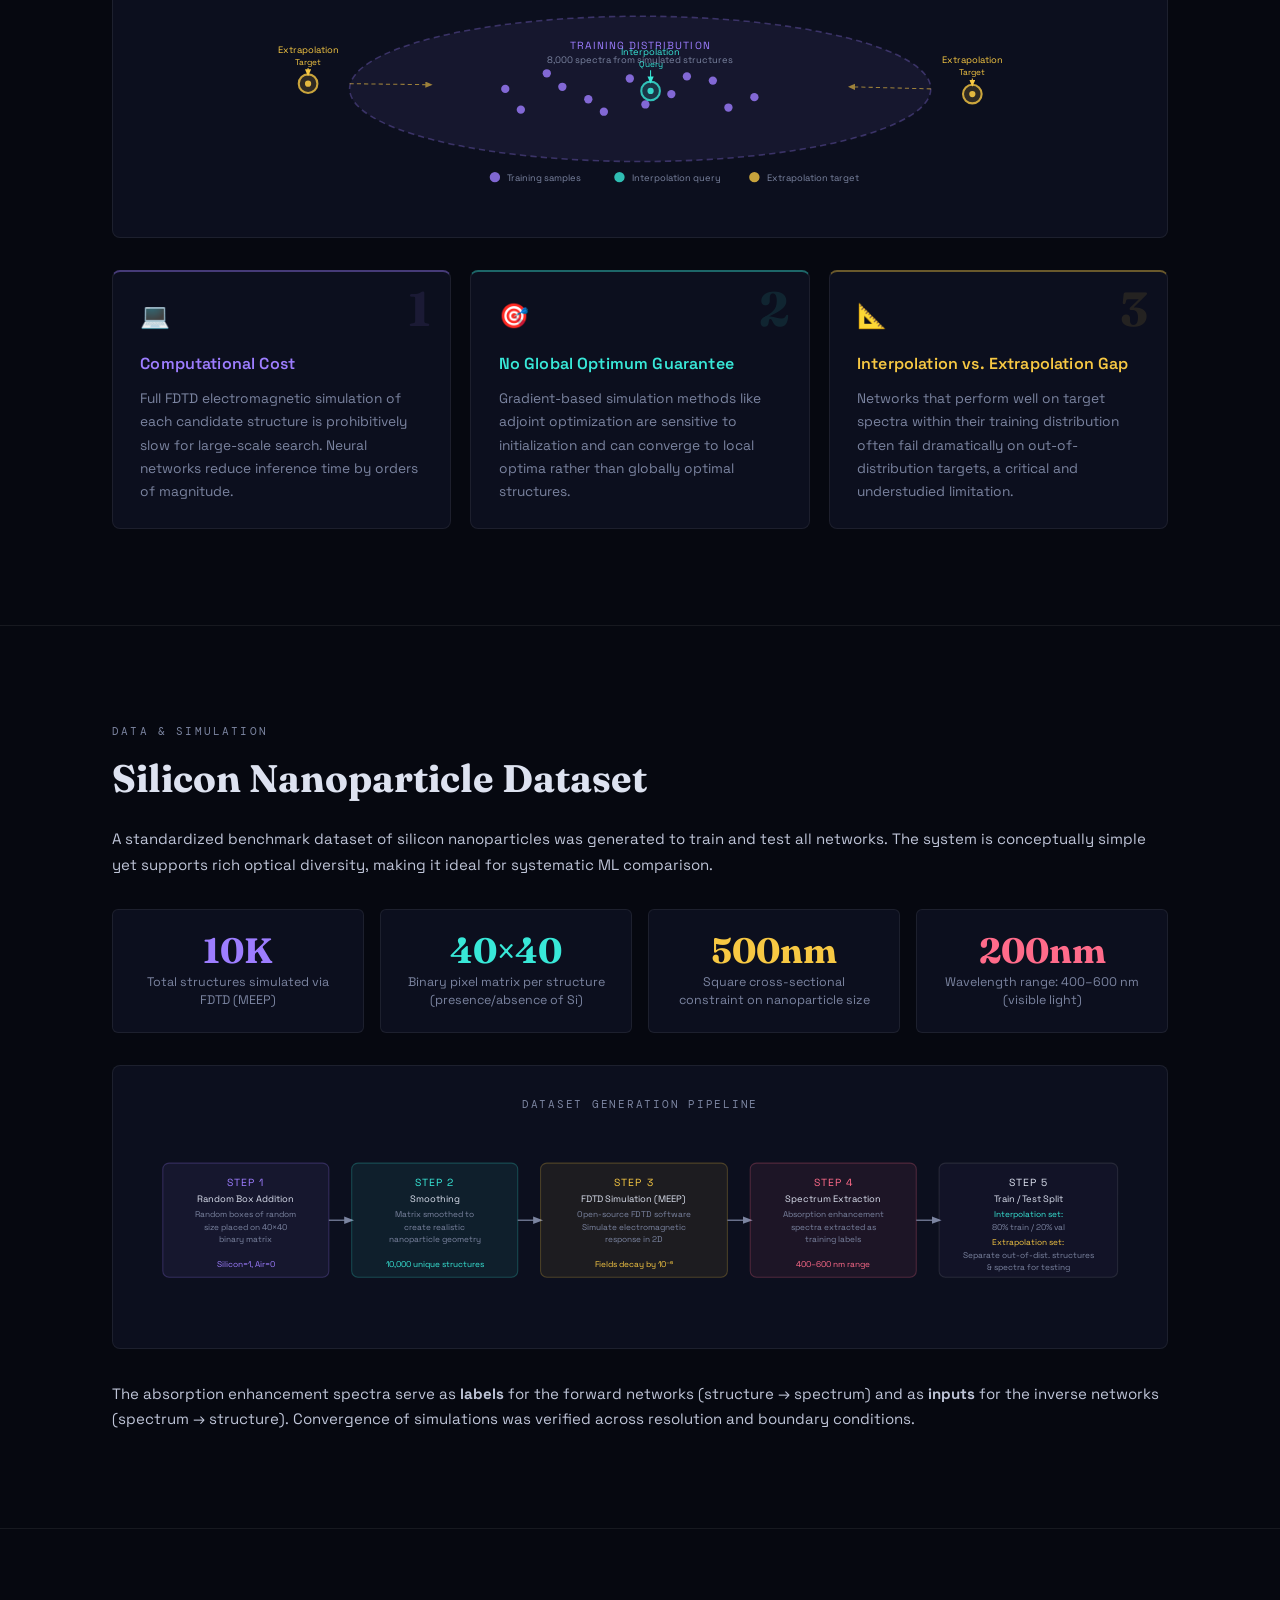
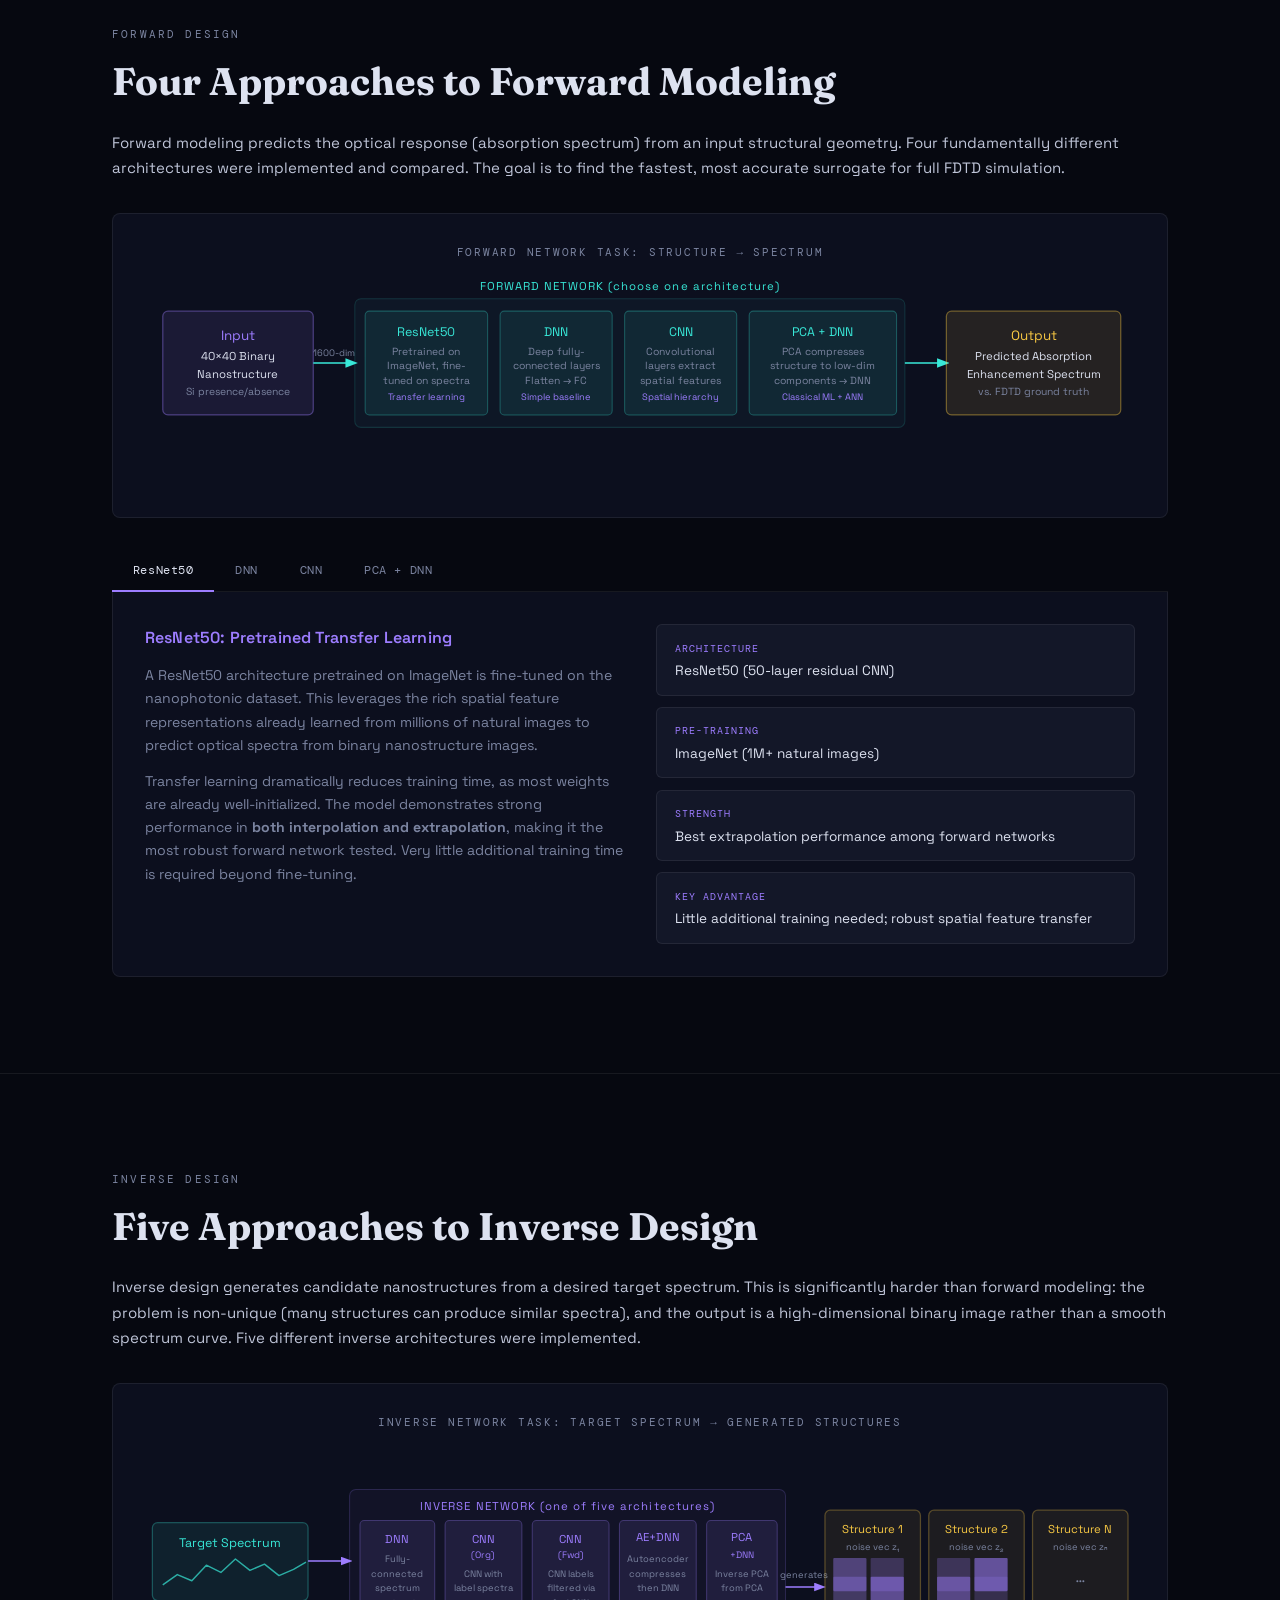
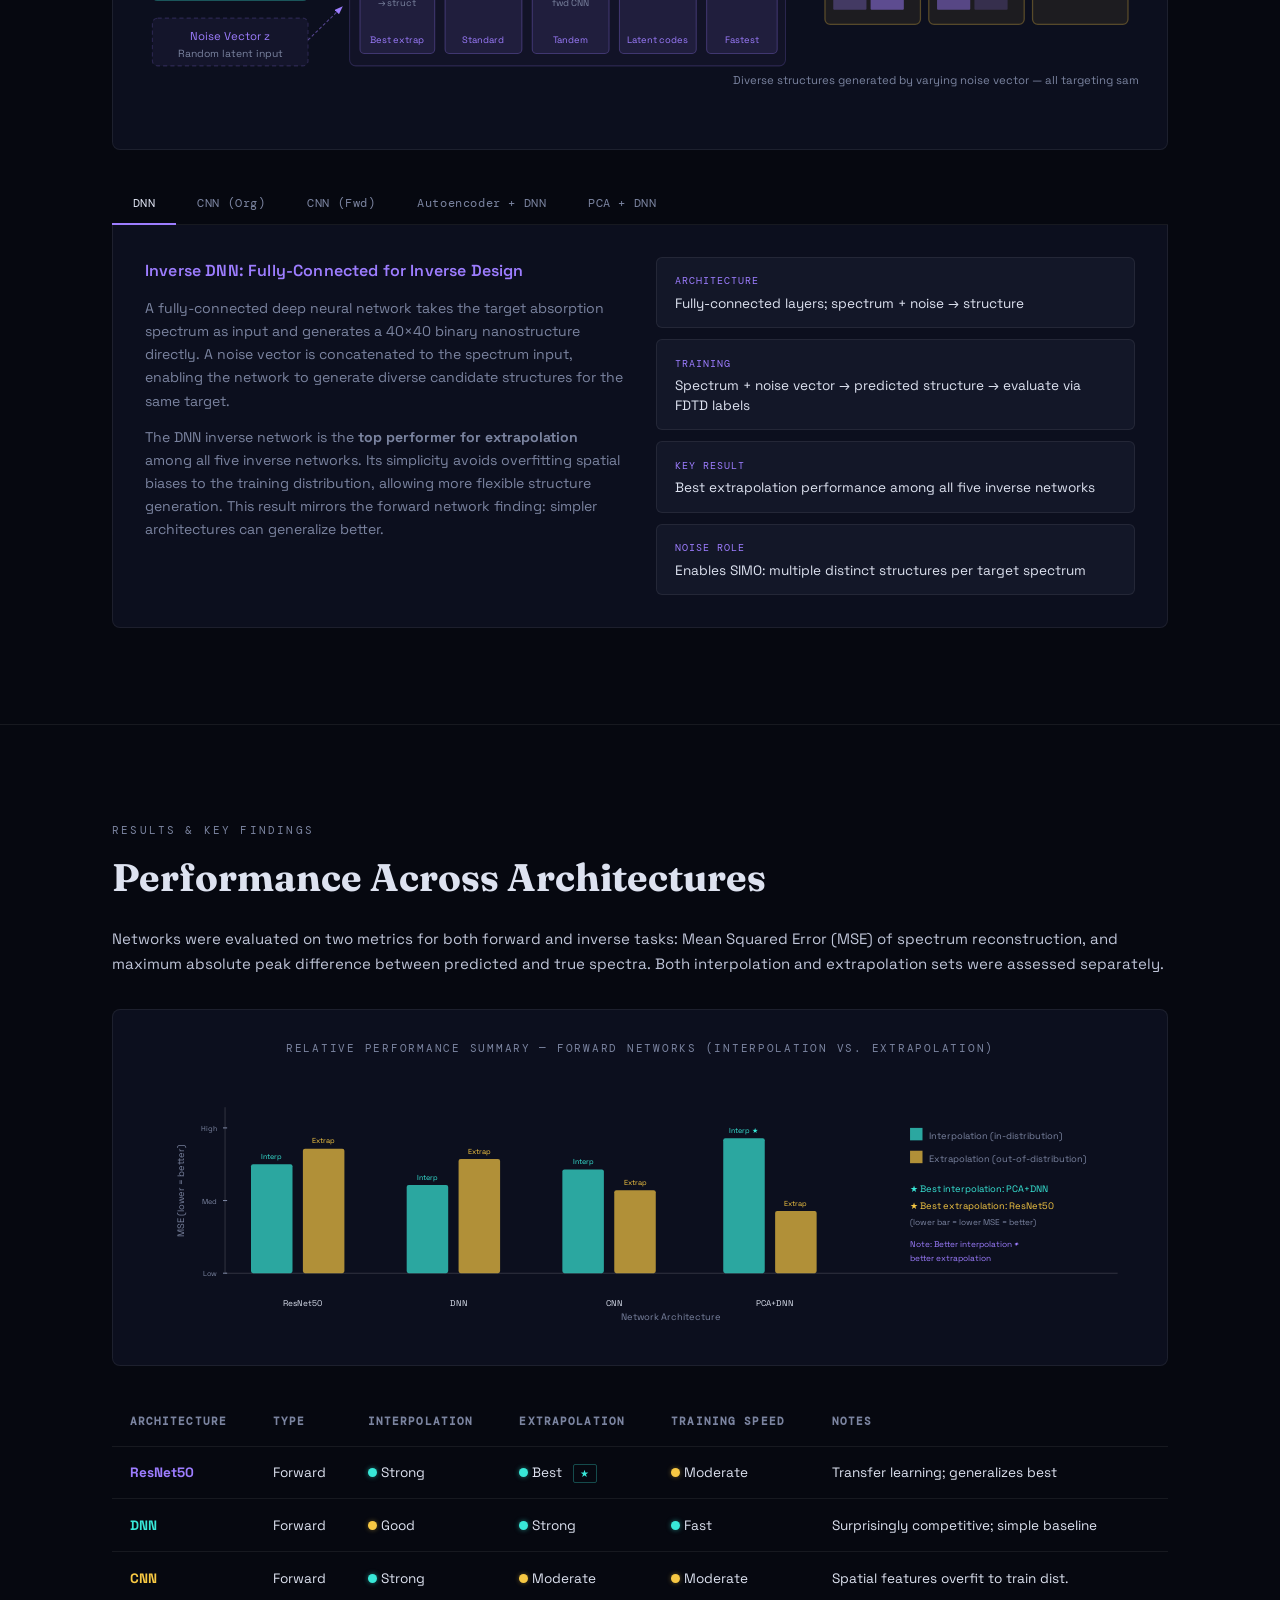
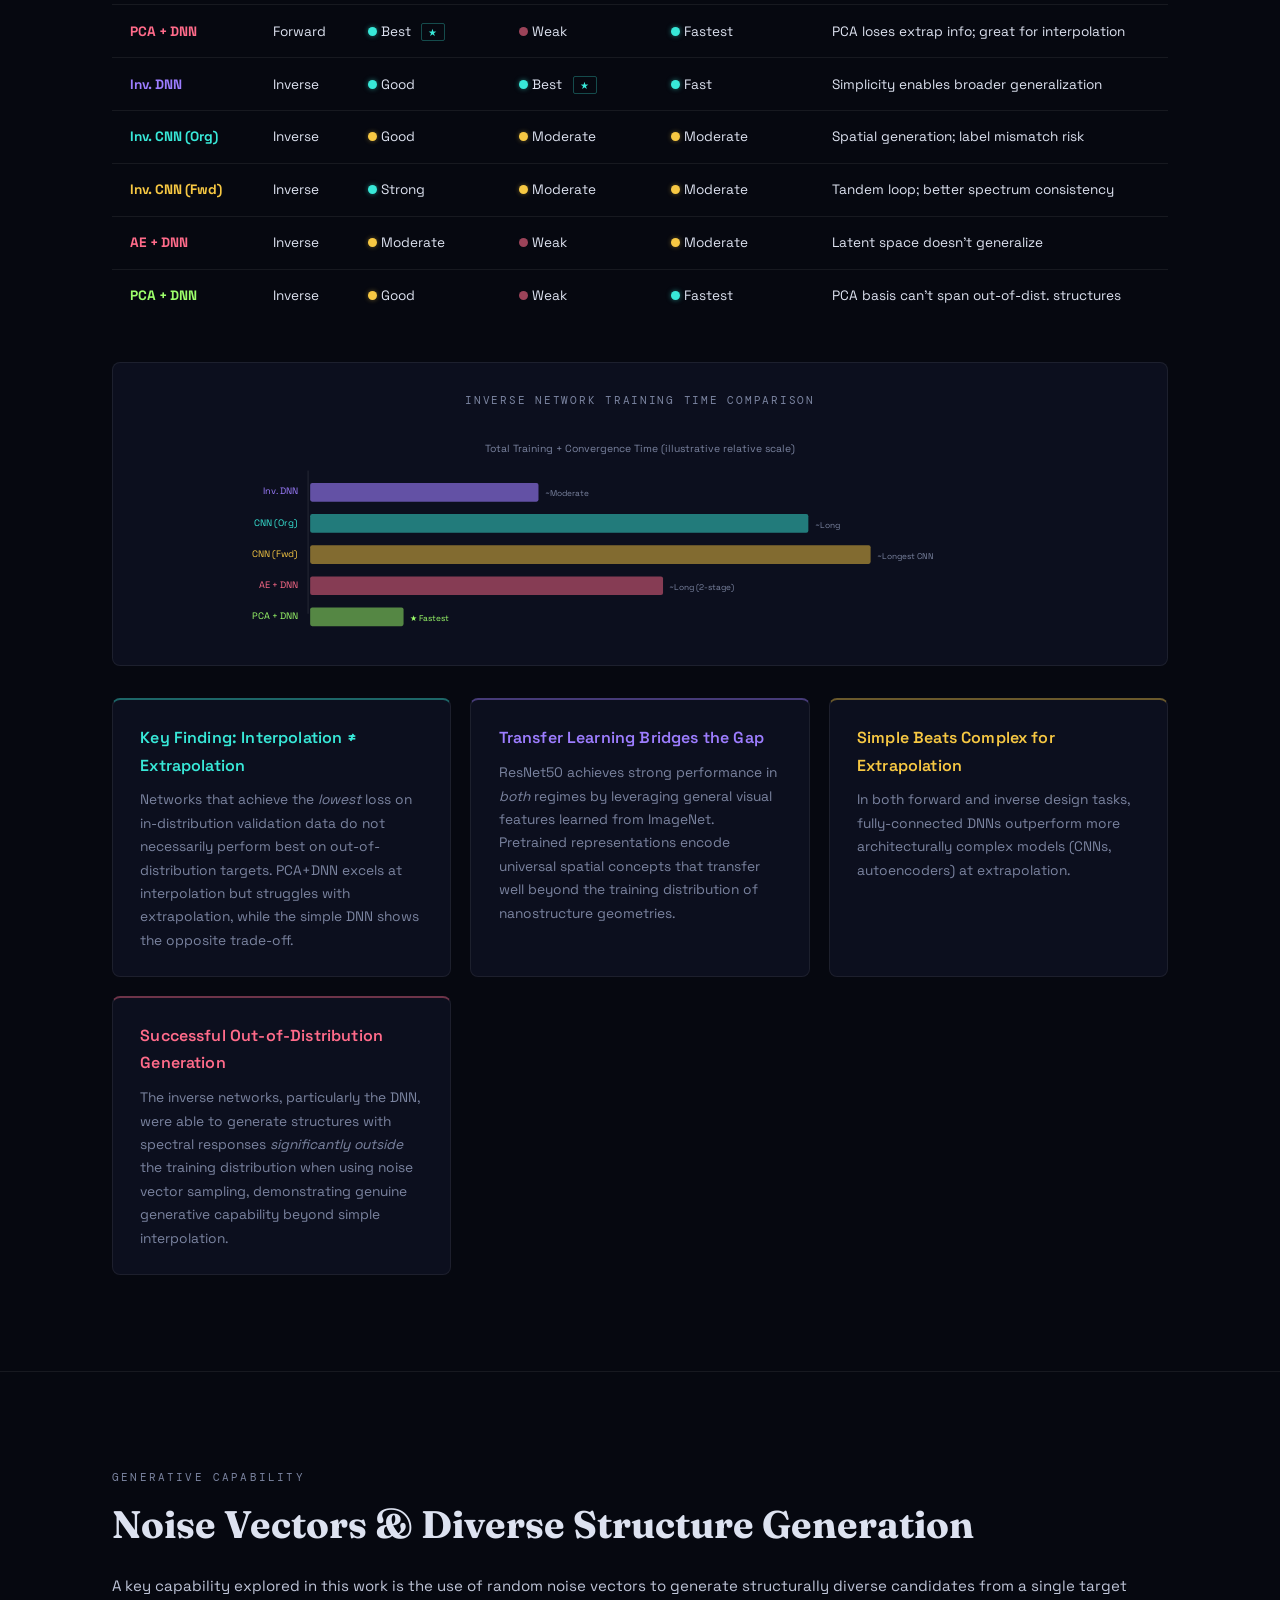
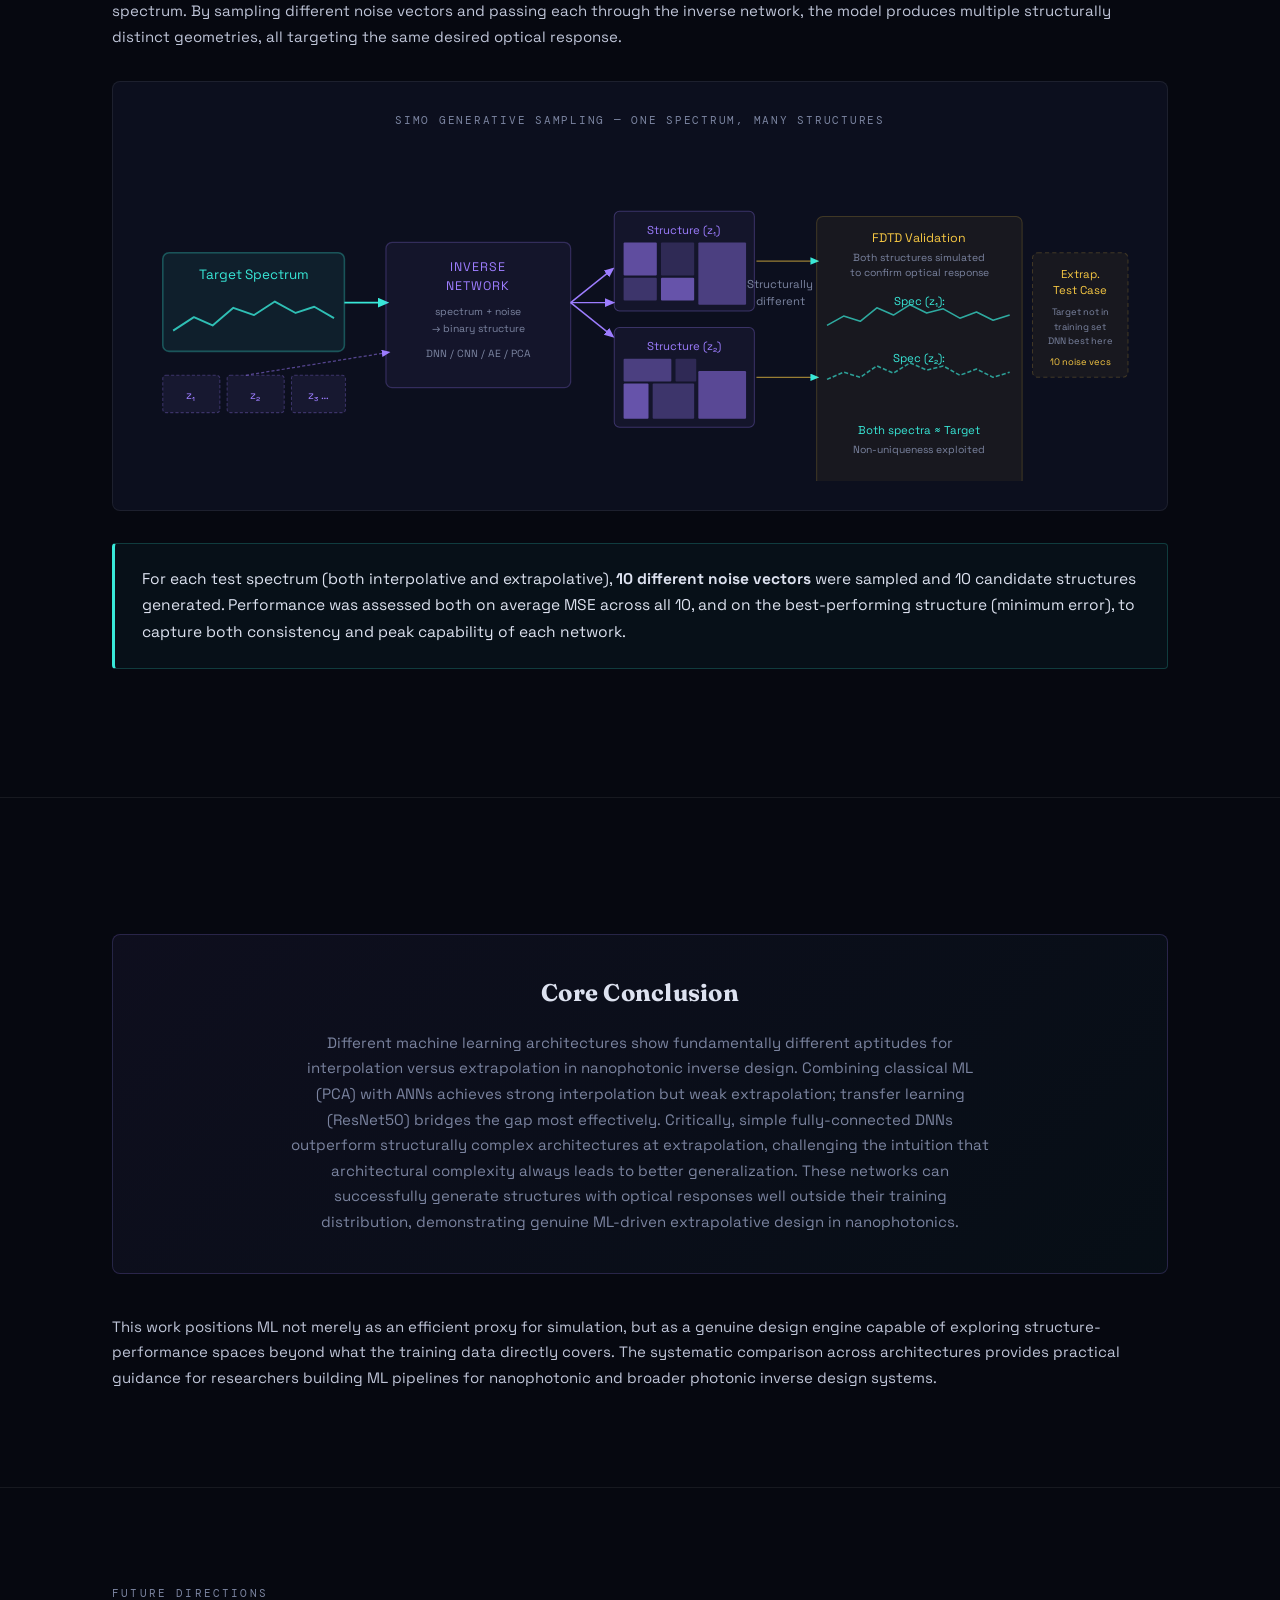
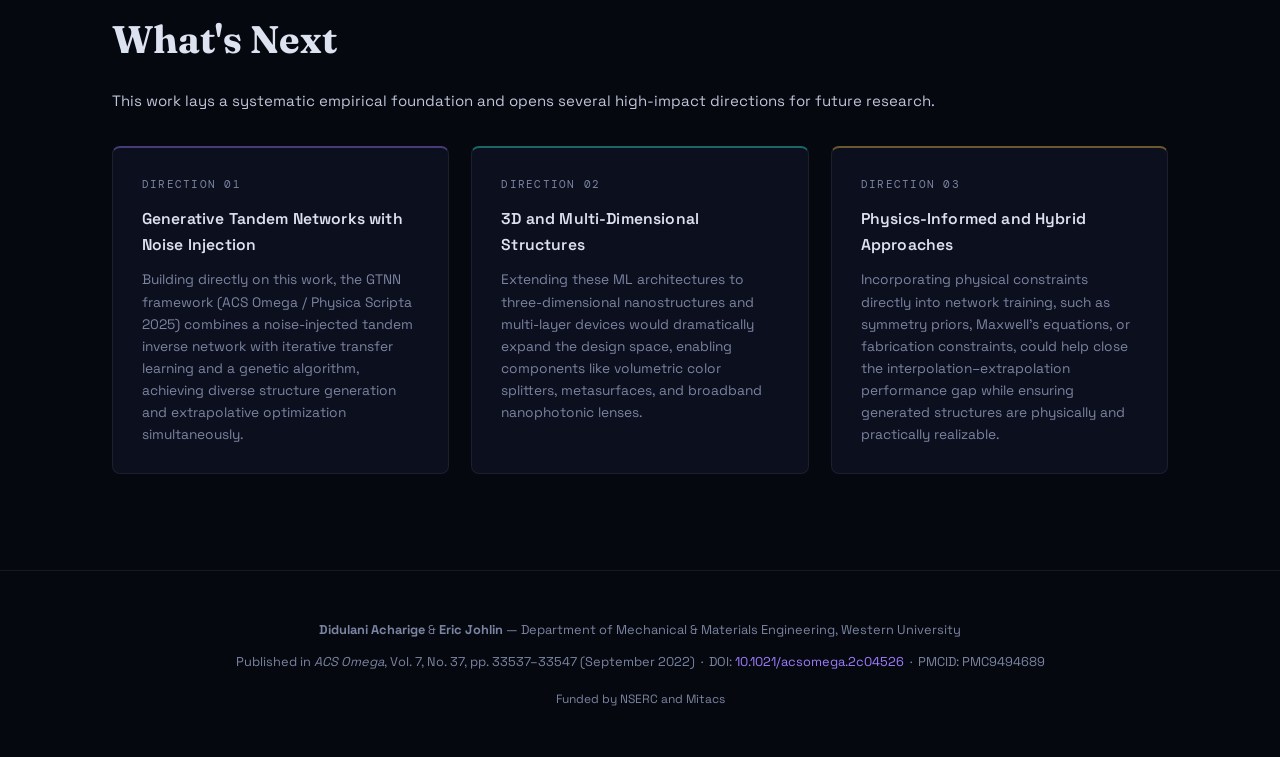
<file: projectwebpages/ml-nanophotonic.html>
<!DOCTYPE html>
<html lang="en">
<head>
<meta charset="UTF-8" />
<meta name="viewport" content="width=device-width, initial-scale=1.0" />
<title>ML for Nanophotonic Inverse Design – Acharige & Johlin 2022</title>
<link rel="preconnect" href="https://fonts.googleapis.com" />
<link rel="preconnect" href="https://fonts.gstatic.com" crossorigin />
<link href="https://fonts.googleapis.com/css2?family=Space+Grotesk:wght@300;400;500;600;700&family=DM+Mono:wght@400;500&family=Fraunces:ital,opsz,wght@0,9..144,300;0,9..144,700;1,9..144,300&display=swap" rel="stylesheet" />
<style>
  :root {
    --bg:      #060810;
    --surface: #0c0f1e;
    --surface2:#131728;
    --border:  rgba(255,255,255,0.07);
    --text:    #dde2f0;
    --muted:   #7b84a0;
    --violet:  #9d7dff;
    --cyan:    #38e8d8;
    --amber:   #f7c843;
    --rose:    #ff6b8a;
    --lime:    #9dff6b;
    --glow-v:  rgba(157,125,255,0.15);
    --glow-c:  rgba(56,232,216,0.15);
    --glow-a:  rgba(247,200,67,0.15);
  }

  *, *::before, *::after { box-sizing: border-box; margin: 0; padding: 0; }
  html { scroll-behavior: smooth; }
  body {
    font-family: 'Space Grotesk', sans-serif;
    background: var(--bg);
    color: var(--text);
    line-height: 1.7;
    overflow-x: hidden;
  }

  body::before {
    content: '';
    position: fixed; inset: 0;
    background-image: radial-gradient(ellipse 80% 50% at 20% 10%, rgba(157,125,255,0.07) 0%, transparent 60%),
                      radial-gradient(ellipse 60% 40% at 80% 80%, rgba(56,232,216,0.06) 0%, transparent 55%);
    pointer-events: none; z-index: 0;
  }

  /* NAV */
  nav {
    position: fixed; top: 0; left: 0; right: 0; z-index: 100;
    display: flex; align-items: center; justify-content: space-between;
    padding: 1rem 3rem;
    background: rgba(6,8,16,0.88);
    backdrop-filter: blur(18px);
    border-bottom: 1px solid var(--border);
  }
  .nav-brand { font-family: 'DM Mono', monospace; font-size: .78rem; letter-spacing: .14em; color: var(--violet); }
  .nav-links { display: flex; gap: 2rem; list-style: none; }
  .nav-links a { font-size: .8rem; text-decoration: none; color: var(--muted); letter-spacing: .04em; transition: color .2s; }
  .nav-links a:hover { color: var(--text); }

  .container { max-width: 1120px; margin: 0 auto; padding: 0 2rem; position: relative; z-index: 1; }

  /* HERO */
  #hero {
    min-height: 100vh;
    display: flex; flex-direction: column; justify-content: center;
    padding: 8rem 2rem 5rem;
    position: relative; overflow: hidden;
  }
  .hero-grid {
    display: grid; grid-template-columns: 1fr; gap: 4rem; align-items: center;
  }

  .hero-tag {
    display: inline-flex; align-items: center; gap: .6rem;
    font-family: 'DM Mono', monospace; font-size: .72rem; letter-spacing: .12em;
    color: var(--violet); border: 1px solid rgba(157,125,255,0.3);
    background: rgba(157,125,255,0.07); padding: .3rem .85rem; border-radius: 2px;
    margin-bottom: 1.6rem; animation: fadeUp .6s ease both;
  }
  .hero-tag::before { content: '◆'; font-size: .55rem; }

  h1 {
    font-family: 'Fraunces', serif;
    font-size: clamp(2.2rem, 4.5vw, 3.8rem);
    line-height: 1.1; font-weight: 700; max-width: 700px;
    animation: fadeUp .7s .1s ease both;
  }
  h1 em { font-style: italic; color: var(--cyan); font-weight: 300; }

  .hero-meta { margin-top: 1.4rem; font-size: .88rem; color: var(--muted); animation: fadeUp .7s .2s ease both; }
  .hero-meta span { color: var(--text); }

  .tag-row { display: flex; flex-wrap: wrap; gap: .5rem; margin-top: 2rem; animation: fadeUp .7s .3s ease both; }
  .tag {
    font-family: 'DM Mono', monospace; font-size: .68rem; letter-spacing: .07em;
    padding: .25rem .7rem; border-radius: 2px; border: 1px solid;
  }
  .tag.v { color: var(--violet); border-color: rgba(157,125,255,.3); background: rgba(157,125,255,.06); }
  .tag.c { color: var(--cyan);   border-color: rgba(56,232,216,.3);  background: rgba(56,232,216,.06); }
  .tag.a { color: var(--amber);  border-color: rgba(247,200,67,.3);  background: rgba(247,200,67,.06); }
  .tag.r { color: var(--rose);   border-color: rgba(255,107,138,.3); background: rgba(255,107,138,.06); }

  .hero-cta { display: flex; gap: 1rem; margin-top: 2.4rem; flex-wrap: wrap; animation: fadeUp .7s .4s ease both; }
  .btn-p {
    display: inline-flex; align-items: center; gap: .45rem;
    padding: .7rem 1.5rem; background: var(--violet); color: #06080f;
    font-family: 'DM Mono', monospace; font-size: .78rem; letter-spacing: .06em;
    text-decoration: none; border-radius: 3px; font-weight: 500;
    transition: opacity .2s, transform .2s;
  }
  .btn-p:hover { opacity: .85; transform: translateY(-1px); }
  .btn-s {
    display: inline-flex; align-items: center; gap: .45rem;
    padding: .7rem 1.5rem; background: transparent; color: var(--text);
    font-family: 'DM Mono', monospace; font-size: .78rem; letter-spacing: .06em;
    text-decoration: none; border: 1px solid var(--border); border-radius: 3px;
    transition: border-color .2s;
  }
  .btn-s:hover { border-color: rgba(255,255,255,.25); }

  /* Hero visual — nanoparticle grid demo */
  .hero-visual { animation: fadeUp .8s .3s ease both; }
  .hero-visual svg { width: 100%; height: auto; }

  /* SECTIONS */
  section { padding: 6rem 0; border-top: 1px solid var(--border); position: relative; }
  .sec-label {
    font-family: 'DM Mono', monospace; font-size: .68rem;
    letter-spacing: .2em; color: var(--muted); text-transform: uppercase; margin-bottom: .9rem;
  }
  h2 {
    font-family: 'Fraunces', serif;
    font-size: clamp(1.7rem, 3vw, 2.5rem);
    font-weight: 700; line-height: 1.2; margin-bottom: 1.6rem;
  }
  h3 { font-size: 1rem; font-weight: 600; margin-bottom: .6rem; letter-spacing: .01em; }
  p  { color: #bfc5d8; font-size: .94rem; margin-bottom: 1rem; }
  p:last-child { margin-bottom: 0; }

  /* DIAGRAM BOX */
  .diagram-box {
    background: var(--surface); border: 1px solid var(--border);
    border-radius: 8px; padding: 1.8rem; margin: 2rem 0;
    overflow: hidden;
  }
  .diagram-box svg { width: 100%; height: auto; display: block; }
  .diagram-title {
    font-family: 'DM Mono', monospace; font-size: .68rem; letter-spacing: .16em;
    text-transform: uppercase; color: var(--muted); text-align: center; margin-bottom: 1.2rem;
  }

  /* CALLOUT */
  .callout {
    border: 1px solid rgba(56,232,216,0.2);
    border-left: 3px solid var(--cyan);
    background: rgba(56,232,216,0.04);
    border-radius: 4px; padding: 1.4rem 1.7rem; margin: 2rem 0;
  }
  .callout p { color: var(--text); font-size: .97rem; margin: 0; }

  /* GRID CARDS */
  .cards-grid { display: grid; gap: 1.2rem; margin-top: 2rem; }
  .cards-2 { grid-template-columns: repeat(auto-fit, minmax(280px,1fr)); }
  .cards-3 { grid-template-columns: repeat(auto-fit, minmax(240px,1fr)); }
  .cards-4 { grid-template-columns: repeat(auto-fit, minmax(220px,1fr)); }

  .card {
    background: var(--surface); border: 1px solid var(--border);
    border-radius: 8px; padding: 1.5rem 1.7rem;
    transition: border-color .2s, transform .2s;
    position: relative; overflow: hidden;
  }
  .card:hover { border-color: rgba(255,255,255,.14); transform: translateY(-2px); }
  .card.cv { border-top: 2px solid rgba(157,125,255,.4); }
  .card.cc { border-top: 2px solid rgba(56,232,216,.4); }
  .card.ca { border-top: 2px solid rgba(247,200,67,.4); }
  .card.cr { border-top: 2px solid rgba(255,107,138,.4); }
  .card.cv h3 { color: var(--violet); }
  .card.cc h3 { color: var(--cyan); }
  .card.ca h3 { color: var(--amber); }
  .card.cr h3 { color: var(--rose); }
  .card p { font-size: .86rem; color: var(--muted); }
  .card-icon { font-size: 1.5rem; margin-bottom: .8rem; display: block; }
  .card-num {
    font-family: 'Fraunces', serif; font-size: 3rem; font-weight: 700;
    opacity: .1; position: absolute; top: .8rem; right: 1.2rem; line-height: 1;
  }
  .card.cv .card-num { color: var(--violet); }
  .card.cc .card-num { color: var(--cyan); }
  .card.ca .card-num { color: var(--amber); }
  .card.cr .card-num { color: var(--rose); }

  /* NETWORK TABS */
  .ntabs { margin-top: 2rem; }
  .ntab-buttons { display: flex; gap: 0; border-bottom: 1px solid var(--border); flex-wrap: wrap; }
  .ntab-btn {
    font-family: 'DM Mono', monospace; font-size: .75rem; letter-spacing: .05em;
    padding: .8rem 1.3rem; background: none; border: none; color: var(--muted);
    cursor: pointer; position: relative; transition: color .2s; white-space: nowrap;
  }
  .ntab-btn::after {
    content:''; position: absolute; bottom: -1px; left: 0; right: 0; height: 2px;
    background: transparent; transition: background .2s;
  }
  .ntab-btn.active { color: var(--text); }
  .ntab-btn.active.tv::after { background: var(--violet); }
  .ntab-btn.active.tc::after { background: var(--cyan); }
  .ntab-btn.active.ta::after { background: var(--amber); }
  .ntab-btn.active.tr::after { background: var(--rose); }
  .ntab-btn.active.tl::after { background: var(--lime); }
  .ntab-panel {
    display: none; background: var(--surface); border: 1px solid var(--border);
    border-top: none; border-radius: 0 0 8px 8px;
    padding: 2rem; animation: fadeIn .25s ease;
  }
  .ntab-panel.active { display: grid; grid-template-columns: 1fr 1fr; gap: 2rem; }
  @media(max-width:640px){ .ntab-panel.active { grid-template-columns: 1fr; } }
  .ntab-main h3 { font-size: 1rem; margin-bottom: .8rem; }
  .ntab-main.tv h3 { color: var(--violet); }
  .ntab-main.tc h3 { color: var(--cyan); }
  .ntab-main.ta h3 { color: var(--amber); }
  .ntab-main.tr h3 { color: var(--rose); }
  .ntab-main.tl h3 { color: var(--lime); }
  .ntab-main p { font-size: .88rem; color: var(--muted); line-height: 1.65; margin-bottom: .8rem; }
  .meta-chips { display: flex; flex-direction: column; gap: .7rem; }
  .meta-chip {
    background: var(--surface2); border: 1px solid var(--border);
    border-radius: 6px; padding: .9rem 1.1rem;
  }
  .meta-chip .ml { font-family:'DM Mono',monospace; font-size:.65rem; letter-spacing:.1em; text-transform:uppercase; margin-bottom:.25rem; }
  .meta-chip.tv .ml { color: var(--violet); }
  .meta-chip.tc .ml { color: var(--cyan); }
  .meta-chip.ta .ml { color: var(--amber); }
  .meta-chip.tr .ml { color: var(--rose); }
  .meta-chip.tl .ml { color: var(--lime); }
  .meta-chip .mv { font-size: .85rem; color: var(--text); line-height: 1.4; }

  /* RESULTS STATS */
  .stat-row { display: grid; grid-template-columns: repeat(auto-fit, minmax(180px,1fr)); gap: 1rem; margin: 2rem 0; }
  .stat-box {
    background: var(--surface); border: 1px solid var(--border);
    border-radius: 6px; padding: 1.4rem; text-align: center;
  }
  .stat-val {
    font-family: 'Fraunces', serif; font-size: 2.2rem; font-weight: 700;
    line-height: 1; margin-bottom: .4rem;
  }
  .stat-val.sv { color: var(--violet); }
  .stat-val.sc { color: var(--cyan); }
  .stat-val.sa { color: var(--amber); }
  .stat-val.sr { color: var(--rose); }
  .stat-desc { font-size: .78rem; color: var(--muted); line-height: 1.4; }

  /* RESULT COMPARISON TABLE */
  .compare-table { width: 100%; border-collapse: collapse; margin: 2rem 0; font-size: .85rem; }
  .compare-table th, .compare-table td { padding: .9rem 1.1rem; border-bottom: 1px solid var(--border); text-align: left; }
  .compare-table th { font-family: 'DM Mono', monospace; font-size: .7rem; letter-spacing: .1em; text-transform: uppercase; color: var(--muted); }
  .compare-table tbody tr:hover { background: var(--surface); }
  .compare-table tbody tr:last-child td { border-bottom: none; }
  .dot-g { width: 9px; height: 9px; border-radius: 50%; display: inline-block; background: var(--cyan); box-shadow: 0 0 5px rgba(56,232,216,.5); }
  .dot-y { width: 9px; height: 9px; border-radius: 50%; display: inline-block; background: var(--amber); box-shadow: 0 0 5px rgba(247,200,67,.4); }
  .dot-r { width: 9px; height: 9px; border-radius: 50%; display: inline-block; background: var(--rose); opacity: .6; }
  .best-tag { font-family:'DM Mono',monospace; font-size:.65rem; color: var(--cyan); border:1px solid rgba(56,232,216,.3); border-radius:2px; padding:.1rem .4rem; margin-left:.4rem; }

  /* TAKEAWAY */
  .takeaway {
    background: linear-gradient(135deg, rgba(157,125,255,.06), rgba(56,232,216,.03));
    border: 1px solid rgba(157,125,255,.2);
    border-radius: 8px; padding: 2.4rem; text-align: center; margin: 2.5rem 0;
  }
  .takeaway h3 { font-family:'Fraunces',serif; font-size:1.5rem; font-weight:700; margin-bottom: 1rem; }
  .takeaway p { max-width: 700px; margin: 0 auto; color: var(--muted); }

  /* WHAT'S NEXT */
  .next-grid { display: grid; grid-template-columns: repeat(auto-fit, minmax(270px,1fr)); gap: 1.4rem; margin-top: 2rem; }
  .next-card {
    background: var(--surface); border: 1px solid var(--border);
    border-radius: 8px; padding: 1.8rem;
    transition: border-color .2s, transform .2s;
  }
  .next-card:hover { border-color: rgba(255,255,255,.14); transform: translateY(-2px); }
  .next-card-num { font-family:'DM Mono',monospace; font-size:.66rem; letter-spacing:.12em; color: var(--muted); display:block; margin-bottom:.7rem; }
  .next-card h3 { font-size:.98rem; color: var(--text); margin-bottom:.6rem; font-weight:600; }
  .next-card p { font-size:.86rem; color: var(--muted); line-height:1.6; margin:0; }
  .next-card.n1 { border-top: 2px solid rgba(157,125,255,.4); }
  .next-card.n2 { border-top: 2px solid rgba(56,232,216,.4); }
  .next-card.n3 { border-top: 2px solid rgba(247,200,67,.4); }

  footer { border-top: 1px solid var(--border); padding: 3rem 0; text-align: center; }
  footer p { font-size: .8rem; color: var(--muted); }
  footer a { color: var(--violet); text-decoration: none; }

  @keyframes fadeUp {
    from { opacity: 0; transform: translateY(18px); }
    to   { opacity: 1; transform: none; }
  }
  @keyframes fadeIn {
    from { opacity: 0; transform: translateY(5px); }
    to   { opacity: 1; transform: none; }
  }
  @media(max-width:700px){
    nav { padding: 1rem 1.2rem; }
    .nav-links { display: none; }
    h1 { font-size: 1.9rem; }
    .ntab-btn { font-size: .68rem; padding: .7rem .8rem; }
  }
</style>
</head>
<body>

<nav>
  <div class="nav-brand">ML × NANOPHOTONICS / 2022</div>
  <ul class="nav-links">
    <li><a href="#overview">Overview</a></li>
    <li><a href="#dataset">Dataset</a></li>
    <li><a href="#forward">Forward Networks</a></li>
    <li><a href="#inverse">Inverse Networks</a></li>
    <li><a href="#results">Results</a></li>
    <li><a href="#next">Future Work</a></li>
  </ul>
</nav>

<!-- HERO -->
<section id="hero">
  <div class="container">
    <div class="hero-grid">
      <div class="hero-inner">
        <div class="hero-tag">Published · ACS Omega 7(37), 2022</div>
        <h1>Machine Learning in <em>Interpolation and Extrapolation</em> for Nanophotonic Inverse Design</h1>
        <p class="hero-meta">
          <span>Didulani Acharige</span> &amp; <span>Eric Johlin</span>
          &nbsp;·&nbsp; Dept. of Mechanical &amp; Materials Engineering, Western University
        </p>
        <div class="tag-row">
          <span class="tag v">Deep Learning</span>
          <span class="tag v">Neural Networks</span>
          <span class="tag c">Inverse Design</span>
          <span class="tag c">Nanophotonics</span>
          <span class="tag a">Forward Modeling</span>
          <span class="tag a">ResNet50</span>
          <span class="tag r">PCA + DNN</span>
          <span class="tag r">FDTD Simulation</span>
          <span class="tag v">Autoencoder</span>
          <span class="tag c">Silicon Nanoparticles</span>
        </div>
        <div class="hero-cta">
          <a href="https://pubs.acs.org/doi/full/10.1021/acsomega.2c04526" target="_blank" class="btn-p">↗ Read the Paper</a>
          <a href="#overview" class="btn-s">Explore Project ↓</a>
        </div>
      </div>

      <!-- Hero visual removed -->
      <div class="hero-visual" style="display:none;">
        <svg viewBox="0 0 380 380" xmlns="http://www.w3.org/2000/svg" font-family="'DM Mono',monospace">
          <defs>
            <filter id="glow-v"><feGaussianBlur stdDeviation="3" result="b"/><feMerge><feMergeNode in="b"/><feMergeNode in="SourceGraphic"/></feMerge></filter>
            <filter id="glow-c"><feGaussianBlur stdDeviation="4" result="b"/><feMerge><feMergeNode in="b"/><feMergeNode in="SourceGraphic"/></feMerge></filter>
          </defs>

          <!-- Outer container -->
          <rect x="10" y="10" width="360" height="360" rx="10" fill="rgba(12,15,30,0.9)" stroke="rgba(157,125,255,0.2)" stroke-width="1"/>
          <text x="190" y="34" text-anchor="middle" font-size="9" fill="#7b84a0" letter-spacing="2">500 nm × 500 nm SILICON NANOPARTICLE</text>

          <!-- 40×40 pixel grid simulation (showing a 20×20 representative section) -->
          <!-- Left structure: interpolation example -->
          <rect x="28" y="42" width="150" height="150" rx="3" fill="rgba(56,232,216,0.04)" stroke="rgba(56,232,216,0.2)" stroke-width="1"/>
          <text x="103" y="58" text-anchor="middle" font-size="8" fill="#38e8d8" letter-spacing="1">INTERPOLATION</text>

          <!-- Draw pixel grid for left structure (silicon = violet, air = dark) -->
          <!-- Row by row, 10x10 grid showing inside the 150px box -->
          <g transform="translate(30,62)">
            <!-- Si pixels (yellow/violet when present) -->
            <!-- Mimicking a blob-like nanoparticle shape -->
            <rect x="0"  y="0"  width="13" height="13" fill="rgba(60,20,100,0.4)"/>
            <rect x="13" y="0"  width="13" height="13" fill="rgba(60,20,100,0.4)"/>
            <rect x="26" y="0"  width="13" height="13" fill="rgba(157,125,255,0.7)"/>
            <rect x="39" y="0"  width="13" height="13" fill="rgba(157,125,255,0.7)"/>
            <rect x="52" y="0"  width="13" height="13" fill="rgba(157,125,255,0.7)"/>
            <rect x="65" y="0"  width="13" height="13" fill="rgba(60,20,100,0.4)"/>
            <rect x="78" y="0"  width="13" height="13" fill="rgba(60,20,100,0.4)"/>
            <rect x="91" y="0"  width="13" height="13" fill="rgba(157,125,255,0.7)"/>
            <rect x="104" y="0" width="13" height="13" fill="rgba(60,20,100,0.4)"/>
            <rect x="117" y="0" width="13" height="13" fill="rgba(60,20,100,0.4)"/>

            <rect x="0"  y="13" width="13" height="13" fill="rgba(157,125,255,0.7)"/>
            <rect x="13" y="13" width="13" height="13" fill="rgba(157,125,255,0.7)"/>
            <rect x="26" y="13" width="13" height="13" fill="rgba(157,125,255,0.85)"/>
            <rect x="39" y="13" width="13" height="13" fill="rgba(157,125,255,0.85)"/>
            <rect x="52" y="13" width="13" height="13" fill="rgba(60,20,100,0.4)"/>
            <rect x="65" y="13" width="13" height="13" fill="rgba(157,125,255,0.7)"/>
            <rect x="78" y="13" width="13" height="13" fill="rgba(157,125,255,0.7)"/>
            <rect x="91" y="13" width="13" height="13" fill="rgba(60,20,100,0.4)"/>
            <rect x="104" y="13" width="13" height="13" fill="rgba(157,125,255,0.7)"/>
            <rect x="117" y="13" width="13" height="13" fill="rgba(157,125,255,0.7)"/>

            <rect x="0"  y="26" width="13" height="13" fill="rgba(157,125,255,0.85)"/>
            <rect x="13" y="26" width="13" height="13" fill="rgba(60,20,100,0.4)"/>
            <rect x="26" y="26" width="13" height="13" fill="rgba(157,125,255,0.85)"/>
            <rect x="39" y="26" width="13" height="13" fill="rgba(60,20,100,0.4)"/>
            <rect x="52" y="26" width="13" height="13" fill="rgba(157,125,255,0.7)"/>
            <rect x="65" y="26" width="13" height="13" fill="rgba(157,125,255,0.85)"/>
            <rect x="78" y="26" width="13" height="13" fill="rgba(60,20,100,0.4)"/>
            <rect x="91" y="26" width="13" height="13" fill="rgba(157,125,255,0.7)"/>
            <rect x="104" y="26" width="13" height="13" fill="rgba(60,20,100,0.4)"/>
            <rect x="117" y="26" width="13" height="13" fill="rgba(157,125,255,0.7)"/>

            <rect x="0"  y="39" width="13" height="13" fill="rgba(60,20,100,0.4)"/>
            <rect x="13" y="39" width="13" height="13" fill="rgba(157,125,255,0.7)"/>
            <rect x="26" y="39" width="13" height="13" fill="rgba(157,125,255,0.7)"/>
            <rect x="39" y="39" width="13" height="13" fill="rgba(157,125,255,0.85)"/>
            <rect x="52" y="39" width="13" height="13" fill="rgba(157,125,255,0.85)"/>
            <rect x="65" y="39" width="13" height="13" fill="rgba(60,20,100,0.4)"/>
            <rect x="78" y="39" width="13" height="13" fill="rgba(157,125,255,0.7)"/>
            <rect x="91" y="39" width="13" height="13" fill="rgba(157,125,255,0.7)"/>
            <rect x="104" y="39" width="13" height="13" fill="rgba(157,125,255,0.85)"/>
            <rect x="117" y="39" width="13" height="13" fill="rgba(60,20,100,0.4)"/>

            <rect x="0"  y="52" width="13" height="13" fill="rgba(157,125,255,0.7)"/>
            <rect x="13" y="52" width="13" height="13" fill="rgba(157,125,255,0.85)"/>
            <rect x="26" y="52" width="13" height="13" fill="rgba(60,20,100,0.4)"/>
            <rect x="39" y="52" width="13" height="13" fill="rgba(157,125,255,0.7)"/>
            <rect x="52" y="52" width="13" height="13" fill="rgba(60,20,100,0.4)"/>
            <rect x="65" y="52" width="13" height="13" fill="rgba(157,125,255,0.85)"/>
            <rect x="78" y="52" width="13" height="13" fill="rgba(157,125,255,0.7)"/>
            <rect x="91" y="52" width="13" height="13" fill="rgba(60,20,100,0.4)"/>
            <rect x="104" y="52" width="13" height="13" fill="rgba(157,125,255,0.7)"/>
            <rect x="117" y="52" width="13" height="13" fill="rgba(157,125,255,0.85)"/>

            <rect x="0"  y="65" width="13" height="13" fill="rgba(60,20,100,0.4)"/>
            <rect x="13" y="65" width="13" height="13" fill="rgba(157,125,255,0.7)"/>
            <rect x="26" y="65" width="13" height="13" fill="rgba(157,125,255,0.85)"/>
            <rect x="39" y="65" width="13" height="13" fill="rgba(60,20,100,0.4)"/>
            <rect x="52" y="65" width="13" height="13" fill="rgba(157,125,255,0.7)"/>
            <rect x="65" y="65" width="13" height="13" fill="rgba(157,125,255,0.7)"/>
            <rect x="78" y="65" width="13" height="13" fill="rgba(157,125,255,0.85)"/>
            <rect x="91" y="65" width="13" height="13" fill="rgba(157,125,255,0.7)"/>
            <rect x="104" y="65" width="13" height="13" fill="rgba(60,20,100,0.4)"/>
            <rect x="117" y="65" width="13" height="13" fill="rgba(60,20,100,0.4)"/>

            <rect x="0"  y="78" width="13" height="13" fill="rgba(157,125,255,0.7)"/>
            <rect x="13" y="78" width="13" height="13" fill="rgba(60,20,100,0.4)"/>
            <rect x="26" y="78" width="13" height="13" fill="rgba(157,125,255,0.7)"/>
            <rect x="39" y="78" width="13" height="13" fill="rgba(157,125,255,0.7)"/>
            <rect x="52" y="78" width="13" height="13" fill="rgba(60,20,100,0.4)"/>
            <rect x="65" y="78" width="13" height="13" fill="rgba(157,125,255,0.85)"/>
            <rect x="78" y="78" width="13" height="13" fill="rgba(157,125,255,0.7)"/>
            <rect x="91" y="78" width="13" height="13" fill="rgba(157,125,255,0.7)"/>
            <rect x="104" y="78" width="13" height="13" fill="rgba(157,125,255,0.85)"/>
            <rect x="117" y="78" width="13" height="13" fill="rgba(60,20,100,0.4)"/>

            <rect x="0"  y="91" width="13" height="13" fill="rgba(60,20,100,0.4)"/>
            <rect x="13" y="91" width="13" height="13" fill="rgba(157,125,255,0.85)"/>
            <rect x="26" y="91" width="13" height="13" fill="rgba(60,20,100,0.4)"/>
            <rect x="39" y="91" width="13" height="13" fill="rgba(157,125,255,0.7)"/>
            <rect x="52" y="91" width="13" height="13" fill="rgba(157,125,255,0.85)"/>
            <rect x="65" y="91" width="13" height="13" fill="rgba(60,20,100,0.4)"/>
            <rect x="78" y="91" width="13" height="13" fill="rgba(157,125,255,0.7)"/>
            <rect x="91" y="91" width="13" height="13" fill="rgba(60,20,100,0.4)"/>
            <rect x="104" y="91" width="13" height="13" fill="rgba(157,125,255,0.7)"/>
            <rect x="117" y="91" width="13" height="13" fill="rgba(157,125,255,0.7)"/>

            <rect x="0"  y="104" width="13" height="13" fill="rgba(157,125,255,0.7)"/>
            <rect x="13" y="104" width="13" height="13" fill="rgba(157,125,255,0.7)"/>
            <rect x="26" y="104" width="13" height="13" fill="rgba(157,125,255,0.85)"/>
            <rect x="39" y="104" width="13" height="13" fill="rgba(60,20,100,0.4)"/>
            <rect x="52" y="104" width="13" height="13" fill="rgba(60,20,100,0.4)"/>
            <rect x="65" y="104" width="13" height="13" fill="rgba(157,125,255,0.7)"/>
            <rect x="78" y="104" width="13" height="13" fill="rgba(157,125,255,0.85)"/>
            <rect x="91" y="104" width="13" height="13" fill="rgba(157,125,255,0.7)"/>
            <rect x="104" y="104" width="13" height="13" fill="rgba(60,20,100,0.4)"/>
            <rect x="117" y="104" width="13" height="13" fill="rgba(157,125,255,0.7)"/>

            <rect x="0"  y="117" width="13" height="13" fill="rgba(60,20,100,0.4)"/>
            <rect x="13" y="117" width="13" height="13" fill="rgba(157,125,255,0.7)"/>
            <rect x="26" y="117" width="13" height="13" fill="rgba(60,20,100,0.4)"/>
            <rect x="39" y="117" width="13" height="13" fill="rgba(157,125,255,0.7)"/>
            <rect x="52" y="117" width="13" height="13" fill="rgba(157,125,255,0.85)"/>
            <rect x="65" y="117" width="13" height="13" fill="rgba(157,125,255,0.7)"/>
            <rect x="78" y="117" width="13" height="13" fill="rgba(60,20,100,0.4)"/>
            <rect x="91" y="117" width="13" height="13" fill="rgba(157,125,255,0.7)"/>
            <rect x="104" y="117" width="13" height="13" fill="rgba(157,125,255,0.7)"/>
            <rect x="117" y="117" width="13" height="13" fill="rgba(60,20,100,0.4)"/>
          </g>
          <!-- Legend left -->
          <rect x="29" y="195" width="10" height="10" fill="rgba(157,125,255,0.8)"/>
          <text x="44" y="204" font-size="8" fill="#7b84a0">Silicon (Si)</text>
          <rect x="85" y="195" width="10" height="10" fill="rgba(60,20,100,0.5)"/>
          <text x="100" y="204" font-size="8" fill="#7b84a0">Air</text>

          <!-- Spectrum curve below left -->
          <rect x="28" y="212" width="150" height="60" rx="2" fill="rgba(56,232,216,0.04)" stroke="rgba(56,232,216,0.15)" stroke-width="1"/>
          <text x="103" y="225" text-anchor="middle" font-size="7" fill="#38e8d8" letter-spacing="1">ABSORPTION SPECTRUM (400–600 nm)</text>
          <polyline points="36,262 48,252 60,256 72,244 84,248 96,238 108,250 120,246 132,255 144,243 156,252 168,246" fill="none" stroke="rgba(56,232,216,0.8)" stroke-width="1.5" stroke-linejoin="round"/>

          <!-- Divider -->
          <line x1="190" y1="42" x2="190" y2="282" stroke="rgba(255,255,255,0.06)" stroke-width="1" stroke-dasharray="5,4"/>
          <text x="190" y="168" text-anchor="middle" font-size="8" fill="#3d3f5a" transform="rotate(-90 190 168)">— vs —</text>

          <!-- Right structure: extrapolation example (different shape) -->
          <rect x="202" y="42" width="150" height="150" rx="3" fill="rgba(247,200,67,0.04)" stroke="rgba(247,200,67,0.2)" stroke-width="1"/>
          <text x="277" y="58" text-anchor="middle" font-size="8" fill="#f7c843" letter-spacing="1">EXTRAPOLATION</text>

          <g transform="translate(204,62)">
            <rect x="0"  y="0"  width="13" height="13" fill="rgba(100,70,0,0.4)"/>
            <rect x="13" y="0"  width="13" height="13" fill="rgba(247,200,67,0.75)"/>
            <rect x="26" y="0"  width="13" height="13" fill="rgba(100,70,0,0.4)"/>
            <rect x="39" y="0"  width="13" height="13" fill="rgba(247,200,67,0.75)"/>
            <rect x="52" y="0"  width="13" height="13" fill="rgba(247,200,67,0.9)"/>
            <rect x="65" y="0"  width="13" height="13" fill="rgba(247,200,67,0.75)"/>
            <rect x="78" y="0"  width="13" height="13" fill="rgba(100,70,0,0.4)"/>
            <rect x="91" y="0"  width="13" height="13" fill="rgba(247,200,67,0.75)"/>
            <rect x="104" y="0" width="13" height="13" fill="rgba(100,70,0,0.4)"/>
            <rect x="117" y="0" width="13" height="13" fill="rgba(247,200,67,0.9)"/>

            <rect x="0"  y="13" width="13" height="13" fill="rgba(247,200,67,0.9)"/>
            <rect x="13" y="13" width="13" height="13" fill="rgba(100,70,0,0.4)"/>
            <rect x="26" y="13" width="13" height="13" fill="rgba(247,200,67,0.75)"/>
            <rect x="39" y="13" width="13" height="13" fill="rgba(100,70,0,0.4)"/>
            <rect x="52" y="13" width="13" height="13" fill="rgba(100,70,0,0.4)"/>
            <rect x="65" y="13" width="13" height="13" fill="rgba(247,200,67,0.9)"/>
            <rect x="78" y="13" width="13" height="13" fill="rgba(247,200,67,0.75)"/>
            <rect x="91" y="13" width="13" height="13" fill="rgba(100,70,0,0.4)"/>
            <rect x="104" y="13" width="13" height="13" fill="rgba(247,200,67,0.9)"/>
            <rect x="117" y="13" width="13" height="13" fill="rgba(100,70,0,0.4)"/>

            <rect x="0"  y="26" width="13" height="13" fill="rgba(100,70,0,0.4)"/>
            <rect x="13" y="26" width="13" height="13" fill="rgba(247,200,67,0.75)"/>
            <rect x="26" y="26" width="13" height="13" fill="rgba(247,200,67,0.9)"/>
            <rect x="39" y="26" width="13" height="13" fill="rgba(247,200,67,0.75)"/>
            <rect x="52" y="26" width="13" height="13" fill="rgba(100,70,0,0.4)"/>
            <rect x="65" y="26" width="13" height="13" fill="rgba(247,200,67,0.75)"/>
            <rect x="78" y="26" width="13" height="13" fill="rgba(247,200,67,0.9)"/>
            <rect x="91" y="26" width="13" height="13" fill="rgba(100,70,0,0.4)"/>
            <rect x="104" y="26" width="13" height="13" fill="rgba(247,200,67,0.75)"/>
            <rect x="117" y="26" width="13" height="13" fill="rgba(247,200,67,0.9)"/>

            <rect x="0"  y="39" width="13" height="13" fill="rgba(247,200,67,0.75)"/>
            <rect x="13" y="39" width="13" height="13" fill="rgba(247,200,67,0.9)"/>
            <rect x="26" y="39" width="13" height="13" fill="rgba(100,70,0,0.4)"/>
            <rect x="39" y="39" width="13" height="13" fill="rgba(100,70,0,0.4)"/>
            <rect x="52" y="39" width="13" height="13" fill="rgba(247,200,67,0.75)"/>
            <rect x="65" y="39" width="13" height="13" fill="rgba(100,70,0,0.4)"/>
            <rect x="78" y="39" width="13" height="13" fill="rgba(247,200,67,0.9)"/>
            <rect x="91" y="39" width="13" height="13" fill="rgba(247,200,67,0.75)"/>
            <rect x="104" y="39" width="13" height="13" fill="rgba(100,70,0,0.4)"/>
            <rect x="117" y="39" width="13" height="13" fill="rgba(247,200,67,0.75)"/>

            <rect x="0"  y="52" width="13" height="13" fill="rgba(100,70,0,0.4)"/>
            <rect x="13" y="52" width="13" height="13" fill="rgba(100,70,0,0.4)"/>
            <rect x="26" y="52" width="13" height="13" fill="rgba(247,200,67,0.75)"/>
            <rect x="39" y="52" width="13" height="13" fill="rgba(247,200,67,0.9)"/>
            <rect x="52" y="52" width="13" height="13" fill="rgba(100,70,0,0.4)"/>
            <rect x="65" y="52" width="13" height="13" fill="rgba(247,200,67,0.75)"/>
            <rect x="78" y="52" width="13" height="13" fill="rgba(100,70,0,0.4)"/>
            <rect x="91" y="52" width="13" height="13" fill="rgba(247,200,67,0.9)"/>
            <rect x="104" y="52" width="13" height="13" fill="rgba(247,200,67,0.75)"/>
            <rect x="117" y="52" width="13" height="13" fill="rgba(100,70,0,0.4)"/>

            <rect x="0"  y="65" width="13" height="13" fill="rgba(247,200,67,0.9)"/>
            <rect x="13" y="65" width="13" height="13" fill="rgba(247,200,67,0.75)"/>
            <rect x="26" y="65" width="13" height="13" fill="rgba(100,70,0,0.4)"/>
            <rect x="39" y="65" width="13" height="13" fill="rgba(247,200,67,0.75)"/>
            <rect x="52" y="65" width="13" height="13" fill="rgba(247,200,67,0.9)"/>
            <rect x="65" y="65" width="13" height="13" fill="rgba(100,70,0,0.4)"/>
            <rect x="78" y="65" width="13" height="13" fill="rgba(247,200,67,0.75)"/>
            <rect x="91" y="65" width="13" height="13" fill="rgba(247,200,67,0.75)"/>
            <rect x="104" y="65" width="13" height="13" fill="rgba(100,70,0,0.4)"/>
            <rect x="117" y="65" width="13" height="13" fill="rgba(247,200,67,0.9)"/>

            <rect x="0"  y="78" width="13" height="13" fill="rgba(100,70,0,0.4)"/>
            <rect x="13" y="78" width="13" height="13" fill="rgba(247,200,67,0.9)"/>
            <rect x="26" y="78" width="13" height="13" fill="rgba(247,200,67,0.75)"/>
            <rect x="39" y="78" width="13" height="13" fill="rgba(100,70,0,0.4)"/>
            <rect x="52" y="78" width="13" height="13" fill="rgba(247,200,67,0.75)"/>
            <rect x="65" y="78" width="13" height="13" fill="rgba(247,200,67,0.9)"/>
            <rect x="78" y="78" width="13" height="13" fill="rgba(100,70,0,0.4)"/>
            <rect x="91" y="78" width="13" height="13" fill="rgba(247,200,67,0.75)"/>
            <rect x="104" y="78" width="13" height="13" fill="rgba(247,200,67,0.9)"/>
            <rect x="117" y="78" width="13" height="13" fill="rgba(100,70,0,0.4)"/>

            <rect x="0"  y="91" width="13" height="13" fill="rgba(247,200,67,0.75)"/>
            <rect x="13" y="91" width="13" height="13" fill="rgba(100,70,0,0.4)"/>
            <rect x="26" y="91" width="13" height="13" fill="rgba(247,200,67,0.9)"/>
            <rect x="39" y="91" width="13" height="13" fill="rgba(247,200,67,0.75)"/>
            <rect x="52" y="91" width="13" height="13" fill="rgba(100,70,0,0.4)"/>
            <rect x="65" y="91" width="13" height="13" fill="rgba(247,200,67,0.75)"/>
            <rect x="78" y="91" width="13" height="13" fill="rgba(247,200,67,0.9)"/>
            <rect x="91" y="91" width="13" height="13" fill="rgba(100,70,0,0.4)"/>
            <rect x="104" y="91" width="13" height="13" fill="rgba(247,200,67,0.75)"/>
            <rect x="117" y="91" width="13" height="13" fill="rgba(247,200,67,0.9)"/>

            <rect x="0"  y="104" width="13" height="13" fill="rgba(100,70,0,0.4)"/>
            <rect x="13" y="104" width="13" height="13" fill="rgba(247,200,67,0.75)"/>
            <rect x="26" y="104" width="13" height="13" fill="rgba(100,70,0,0.4)"/>
            <rect x="39" y="104" width="13" height="13" fill="rgba(247,200,67,0.9)"/>
            <rect x="52" y="104" width="13" height="13" fill="rgba(247,200,67,0.75)"/>
            <rect x="65" y="104" width="13" height="13" fill="rgba(100,70,0,0.4)"/>
            <rect x="78" y="104" width="13" height="13" fill="rgba(247,200,67,0.75)"/>
            <rect x="91" y="104" width="13" height="13" fill="rgba(247,200,67,0.9)"/>
            <rect x="104" y="104" width="13" height="13" fill="rgba(100,70,0,0.4)"/>
            <rect x="117" y="104" width="13" height="13" fill="rgba(247,200,67,0.75)"/>

            <rect x="0"  y="117" width="13" height="13" fill="rgba(247,200,67,0.9)"/>
            <rect x="13" y="117" width="13" height="13" fill="rgba(247,200,67,0.75)"/>
            <rect x="26" y="117" width="13" height="13" fill="rgba(247,200,67,0.9)"/>
            <rect x="39" y="117" width="13" height="13" fill="rgba(100,70,0,0.4)"/>
            <rect x="52" y="117" width="13" height="13" fill="rgba(247,200,67,0.75)"/>
            <rect x="65" y="117" width="13" height="13" fill="rgba(247,200,67,0.9)"/>
            <rect x="78" y="117" width="13" height="13" fill="rgba(100,70,0,0.4)"/>
            <rect x="91" y="117" width="13" height="13" fill="rgba(247,200,67,0.75)"/>
            <rect x="104" y="117" width="13" height="13" fill="rgba(247,200,67,0.9)"/>
            <rect x="117" y="117" width="13" height="13" fill="rgba(100,70,0,0.4)"/>
          </g>

          <!-- Spectrum below right - extrapolation, different peaks -->
          <rect x="202" y="212" width="150" height="60" rx="2" fill="rgba(247,200,67,0.04)" stroke="rgba(247,200,67,0.15)" stroke-width="1"/>
          <text x="277" y="225" text-anchor="middle" font-size="7" fill="#f7c843" letter-spacing="1">OUT-OF-DISTRIBUTION SPECTRUM</text>
          <polyline points="210,270 222,260 234,270 246,250 258,265 270,240 282,260 294,244 306,268 318,254 330,266 342,248" fill="none" stroke="rgba(247,200,67,0.8)" stroke-width="1.5" stroke-linejoin="round"/>

          <!-- Bottom labels -->
          <text x="103" y="290" text-anchor="middle" font-size="9" fill="#38e8d8">Within Training Distribution</text>
          <text x="277" y="290" text-anchor="middle" font-size="9" fill="#f7c843">Outside Training Distribution</text>

          <!-- 10,000 samples note -->
          <rect x="60" y="305" width="260" height="28" rx="4" fill="rgba(255,255,255,0.03)" stroke="rgba(255,255,255,0.08)" stroke-width="1"/>
          <text x="190" y="316" text-anchor="middle" font-size="8" fill="#7b84a0">10,000 FDTD simulations  ·  40 × 40 binary matrix  ·  MEEP software</text>
          <text x="190" y="328" text-anchor="middle" font-size="8" fill="#7b84a0">Absorption enhancement  ·  400 – 600 nm wavelength range</text>
        </svg>
      </div>
    </div>
  </div>
</section>


<!-- SECTION 1: OVERVIEW -->
<section id="overview">
  <div class="container">
    <div class="sec-label">Background</div>
    <h2>The Nanophotonic Inverse Design Problem</h2>
    <p>Nanophotonic structures manipulate light at the subwavelength scale. Their optical properties depend critically on geometry in a highly non-linear and counter-intuitive way. While <strong>forward design</strong> (predicting optical response from a known structure) can be simulated, <strong>inverse design</strong> is far harder: given a desired spectrum, what geometry produces it?</p>
    <p>Traditional simulation-based approaches such as adjoint topology optimization are computationally expensive, can get trapped in local optima, and do not scale well. Machine learning offers a potential solution: networks trained on simulated data can predict optical responses orders of magnitude faster than FDTD simulation, and can also be configured to generate structures from desired spectra directly.</p>

    <div class="callout">
      <p>This paper systematically explores <strong>four forward networks</strong> and <strong>five inverse networks</strong> using diverse ML architectures, comparing their performance at <em>interpolation</em> (within the training distribution) and <em>extrapolation</em> (beyond the training distribution), revealing that good interpolation does not guarantee good extrapolation.</p>
    </div>

    <div class="diagram-box">
      <div class="diagram-title">Interpolation vs. Extrapolation — Conceptual Illustration</div>
      <svg viewBox="0 0 960 270" xmlns="http://www.w3.org/2000/svg" font-family="'Space Grotesk',sans-serif">
        <defs>
          <marker id="arr" markerWidth="7" markerHeight="7" refX="5" refY="3" orient="auto">
            <path d="M0,0 L0,6 L7,3 z" fill="#7b84a0"/>
          </marker>
          <marker id="arr-c" markerWidth="7" markerHeight="7" refX="5" refY="3" orient="auto">
            <path d="M0,0 L0,6 L7,3 z" fill="#38e8d8"/>
          </marker>
          <marker id="arr-a" markerWidth="7" markerHeight="7" refX="5" refY="3" orient="auto">
            <path d="M0,0 L0,6 L7,3 z" fill="#f7c843"/>
          </marker>
        </defs>

        <!-- Axis for spectrum space -->
        <text x="480" y="22" text-anchor="middle" font-size="11" fill="#7b84a0" letter-spacing="2">OPTICAL RESPONSE (SPECTRUM) SPACE</text>

        <!-- Training region ellipse -->
        <ellipse cx="480" cy="155" rx="280" ry="70" fill="rgba(157,125,255,0.07)" stroke="rgba(157,125,255,0.3)" stroke-width="1.5" stroke-dasharray="6,4"/>
        <text x="480" y="117" text-anchor="middle" font-size="10" fill="#9d7dff" letter-spacing="1">TRAINING DISTRIBUTION</text>
        <text x="480" y="130" text-anchor="middle" font-size="9" fill="#7b84a0">8,000 spectra from simulated structures</text>

        <!-- Training data points -->
        <circle cx="350" cy="155" r="4" fill="rgba(157,125,255,0.8)"/>
        <circle cx="390" cy="140" r="4" fill="rgba(157,125,255,0.8)"/>
        <circle cx="430" cy="165" r="4" fill="rgba(157,125,255,0.8)"/>
        <circle cx="470" cy="145" r="4" fill="rgba(157,125,255,0.8)"/>
        <circle cx="510" cy="160" r="4" fill="rgba(157,125,255,0.8)"/>
        <circle cx="550" cy="147" r="4" fill="rgba(157,125,255,0.8)"/>
        <circle cx="590" cy="163" r="4" fill="rgba(157,125,255,0.8)"/>
        <circle cx="365" cy="175" r="4" fill="rgba(157,125,255,0.8)"/>
        <circle cx="405" cy="153" r="4" fill="rgba(157,125,255,0.8)"/>
        <circle cx="445" cy="177" r="4" fill="rgba(157,125,255,0.8)"/>
        <circle cx="485" cy="170" r="4" fill="rgba(157,125,255,0.8)"/>
        <circle cx="525" cy="143" r="4" fill="rgba(157,125,255,0.8)"/>
        <circle cx="565" cy="173" r="4" fill="rgba(157,125,255,0.8)"/>

        <!-- Interpolation query point (inside) -->
        <circle cx="490" cy="157" r="9" fill="rgba(56,232,216,0.15)" stroke="rgba(56,232,216,0.8)" stroke-width="2"/>
        <circle cx="490" cy="157" r="3" fill="rgba(56,232,216,0.9)"/>
        <text x="490" y="122" text-anchor="middle" font-size="9" fill="#38e8d8">Interpolation</text>
        <text x="490" y="134" text-anchor="middle" font-size="8" fill="#38e8d8">Query</text>
        <line x1="490" y1="137" x2="490" y2="148" stroke="#38e8d8" stroke-width="1" marker-end="url(#arr-c)"/>

        <!-- Extrapolation query points (outside) — labels placed well above circles -->
        <circle cx="160" cy="150" r="9" fill="rgba(247,200,67,0.15)" stroke="rgba(247,200,67,0.8)" stroke-width="2"/>
        <circle cx="160" cy="150" r="3" fill="rgba(247,200,67,0.9)"/>
        <text x="160" y="120" text-anchor="middle" font-size="9" fill="#f7c843">Extrapolation</text>
        <text x="160" y="132" text-anchor="middle" font-size="8" fill="#f7c843">Target</text>
        <line x1="160" y1="135" x2="160" y2="141" stroke="#f7c843" stroke-width="1" marker-end="url(#arr-a)"/>

        <circle cx="800" cy="160" r="9" fill="rgba(247,200,67,0.15)" stroke="rgba(247,200,67,0.8)" stroke-width="2"/>
        <circle cx="800" cy="160" r="3" fill="rgba(247,200,67,0.9)"/>
        <text x="800" y="130" text-anchor="middle" font-size="9" fill="#f7c843">Extrapolation</text>
        <text x="800" y="142" text-anchor="middle" font-size="8" fill="#f7c843">Target</text>
        <line x1="800" y1="145" x2="800" y2="151" stroke="#f7c843" stroke-width="1" marker-end="url(#arr-a)"/>

        <!-- Dashed lines from training to extrapolation -->
        <line x1="200" y1="150" x2="278" y2="151" stroke="#f7c843" stroke-width="1" stroke-dasharray="4,3" marker-end="url(#arr-a)" opacity="0.6"/>
        <line x1="760" y1="155" x2="682" y2="153" stroke="#f7c843" stroke-width="1" stroke-dasharray="4,3" marker-end="url(#arr-a)" opacity="0.6"/>

        <!-- Legend -->
        <circle cx="340" cy="240" r="5" fill="rgba(157,125,255,0.8)"/>
        <text x="352" y="244" font-size="9" fill="#7b84a0">Training samples</text>
        <circle cx="460" cy="240" r="5" fill="rgba(56,232,216,0.8)"/>
        <text x="472" y="244" font-size="9" fill="#7b84a0">Interpolation query</text>
        <circle cx="590" cy="240" r="5" fill="rgba(247,200,67,0.8)"/>
        <text x="602" y="244" font-size="9" fill="#7b84a0">Extrapolation target</text>
      </svg>
    </div>

    <!-- Core challenges -->
    <div class="cards-grid cards-3">
      <div class="card cv">
        <span class="card-num">1</span>
        <span class="card-icon">💻</span>
        <h3>Computational Cost</h3>
        <p>Full FDTD electromagnetic simulation of each candidate structure is prohibitively slow for large-scale search. Neural networks reduce inference time by orders of magnitude.</p>
      </div>
      <div class="card cc">
        <span class="card-num">2</span>
        <span class="card-icon">🎯</span>
        <h3>No Global Optimum Guarantee</h3>
        <p>Gradient-based simulation methods like adjoint optimization are sensitive to initialization and can converge to local optima rather than globally optimal structures.</p>
      </div>
      <div class="card ca">
        <span class="card-num">3</span>
        <span class="card-icon">📐</span>
        <h3>Interpolation vs. Extrapolation Gap</h3>
        <p>Networks that perform well on target spectra within their training distribution often fail dramatically on out-of-distribution targets, a critical and understudied limitation.</p>
      </div>
    </div>
  </div>
</section>


<!-- SECTION 2: DATASET -->
<section id="dataset">
  <div class="container">
    <div class="sec-label">Data & Simulation</div>
    <h2>Silicon Nanoparticle Dataset</h2>
    <p>A standardized benchmark dataset of silicon nanoparticles was generated to train and test all networks. The system is conceptually simple yet supports rich optical diversity, making it ideal for systematic ML comparison.</p>

    <div class="stat-row">
      <div class="stat-box"><div class="stat-val sv">10K</div><div class="stat-desc">Total structures simulated via FDTD (MEEP)</div></div>
      <div class="stat-box"><div class="stat-val sc">40×40</div><div class="stat-desc">Binary pixel matrix per structure (presence/absence of Si)</div></div>
      <div class="stat-box"><div class="stat-val sa">500nm</div><div class="stat-desc">Square cross-sectional constraint on nanoparticle size</div></div>
      <div class="stat-box"><div class="stat-val sr">200nm</div><div class="stat-desc">Wavelength range: 400–600 nm (visible light)</div></div>
    </div>

    <!-- Dataset pipeline diagram -->
    <div class="diagram-box">
      <div class="diagram-title">Dataset Generation Pipeline</div>
      <svg viewBox="0 0 960 180" xmlns="http://www.w3.org/2000/svg" font-family="'Space Grotesk',sans-serif">
        <defs>
          <marker id="a2" markerWidth="8" markerHeight="8" refX="6" refY="3" orient="auto">
            <path d="M0,0 L0,6 L8,3 z" fill="#7b84a0"/>
          </marker>
        </defs>

        <!-- Step 1: Random box generation -->
        <rect x="20" y="30" width="160" height="110" rx="6" fill="rgba(157,125,255,0.07)" stroke="rgba(157,125,255,0.25)" stroke-width="1"/>
        <text x="100" y="52" text-anchor="middle" font-size="10" fill="#9d7dff" letter-spacing="1">STEP 1</text>
        <text x="100" y="67" text-anchor="middle" font-size="9" fill="#dde2f0">Random Box Addition</text>
        <text x="100" y="82" text-anchor="middle" font-size="8" fill="#7b84a0">Random boxes of random</text>
        <text x="100" y="94" text-anchor="middle" font-size="8" fill="#7b84a0">size placed on 40×40</text>
        <text x="100" y="106" text-anchor="middle" font-size="8" fill="#7b84a0">binary matrix</text>
        <text x="100" y="130" text-anchor="middle" font-size="8" fill="#9d7dff">Silicon=1, Air=0</text>

        <line x1="180" y1="85" x2="202" y2="85" stroke="#7b84a0" stroke-width="1.2" marker-end="url(#a2)"/>

        <!-- Step 2: Smoothing -->
        <rect x="202" y="30" width="160" height="110" rx="6" fill="rgba(56,232,216,0.07)" stroke="rgba(56,232,216,0.25)" stroke-width="1"/>
        <text x="282" y="52" text-anchor="middle" font-size="10" fill="#38e8d8" letter-spacing="1">STEP 2</text>
        <text x="282" y="67" text-anchor="middle" font-size="9" fill="#dde2f0">Smoothing</text>
        <text x="282" y="82" text-anchor="middle" font-size="8" fill="#7b84a0">Matrix smoothed to</text>
        <text x="282" y="94" text-anchor="middle" font-size="8" fill="#7b84a0">create realistic</text>
        <text x="282" y="106" text-anchor="middle" font-size="8" fill="#7b84a0">nanoparticle geometry</text>
        <text x="282" y="130" text-anchor="middle" font-size="8" fill="#38e8d8">10,000 unique structures</text>

        <line x1="362" y1="85" x2="384" y2="85" stroke="#7b84a0" stroke-width="1.2" marker-end="url(#a2)"/>

        <!-- Step 3: FDTD Simulation -->
        <rect x="384" y="30" width="180" height="110" rx="6" fill="rgba(247,200,67,0.07)" stroke="rgba(247,200,67,0.25)" stroke-width="1"/>
        <text x="474" y="52" text-anchor="middle" font-size="10" fill="#f7c843" letter-spacing="1">STEP 3</text>
        <text x="474" y="67" text-anchor="middle" font-size="9" fill="#dde2f0">FDTD Simulation (MEEP)</text>
        <text x="474" y="82" text-anchor="middle" font-size="8" fill="#7b84a0">Open-source FDTD software</text>
        <text x="474" y="94" text-anchor="middle" font-size="8" fill="#7b84a0">Simulate electromagnetic</text>
        <text x="474" y="106" text-anchor="middle" font-size="8" fill="#7b84a0">response in 2D</text>
        <text x="474" y="130" text-anchor="middle" font-size="8" fill="#f7c843">Fields decay by 10⁻⁶</text>

        <line x1="564" y1="85" x2="586" y2="85" stroke="#7b84a0" stroke-width="1.2" marker-end="url(#a2)"/>

        <!-- Step 4: Spectrum extraction -->
        <rect x="586" y="30" width="160" height="110" rx="6" fill="rgba(255,107,138,0.07)" stroke="rgba(255,107,138,0.25)" stroke-width="1"/>
        <text x="666" y="52" text-anchor="middle" font-size="10" fill="#ff6b8a" letter-spacing="1">STEP 4</text>
        <text x="666" y="67" text-anchor="middle" font-size="9" fill="#dde2f0">Spectrum Extraction</text>
        <text x="666" y="82" text-anchor="middle" font-size="8" fill="#7b84a0">Absorption enhancement</text>
        <text x="666" y="94" text-anchor="middle" font-size="8" fill="#7b84a0">spectra extracted as</text>
        <text x="666" y="106" text-anchor="middle" font-size="8" fill="#7b84a0">training labels</text>
        <text x="666" y="130" text-anchor="middle" font-size="8" fill="#ff6b8a">400–600 nm range</text>

        <line x1="746" y1="85" x2="768" y2="85" stroke="#7b84a0" stroke-width="1.2" marker-end="url(#a2)"/>

        <!-- Step 5: Train/Test Split -->
        <rect x="768" y="30" width="172" height="110" rx="6" fill="rgba(157,125,255,0.04)" stroke="rgba(255,255,255,0.1)" stroke-width="1"/>
        <text x="854" y="52" text-anchor="middle" font-size="10" fill="#dde2f0" letter-spacing="1">STEP 5</text>
        <text x="854" y="67" text-anchor="middle" font-size="9" fill="#dde2f0">Train / Test Split</text>
        <text x="854" y="82" text-anchor="middle" font-size="8" fill="#38e8d8">Interpolation set:</text>
        <text x="854" y="94" text-anchor="middle" font-size="8" fill="#7b84a0">80% train / 20% val</text>
        <text x="854" y="109" text-anchor="middle" font-size="8" fill="#f7c843">Extrapolation set:</text>
        <text x="854" y="121" text-anchor="middle" font-size="8" fill="#7b84a0">Separate out-of-dist. structures</text>
        <text x="854" y="133" text-anchor="middle" font-size="8" fill="#7b84a0">& spectra for testing</text>
      </svg>
    </div>

    <p>The absorption enhancement spectra serve as <strong>labels</strong> for the forward networks (structure → spectrum) and as <strong>inputs</strong> for the inverse networks (spectrum → structure). Convergence of simulations was verified across resolution and boundary conditions.</p>
  </div>
</section>


<!-- SECTION 3: FORWARD NETWORKS -->
<section id="forward">
  <div class="container">
    <div class="sec-label">Forward Design</div>
    <h2>Four Approaches to Forward Modeling</h2>
    <p>Forward modeling predicts the optical response (absorption spectrum) from an input structural geometry. Four fundamentally different architectures were implemented and compared. The goal is to find the fastest, most accurate surrogate for full FDTD simulation.</p>

    <!-- Forward network pipeline overview -->
    <div class="diagram-box">
      <div class="diagram-title">Forward Network Task: Structure → Spectrum</div>
      <svg viewBox="0 0 960 200" xmlns="http://www.w3.org/2000/svg" font-family="'Space Grotesk',sans-serif">
        <defs>
          <marker id="af" markerWidth="8" markerHeight="8" refX="6" refY="3" orient="auto">
            <path d="M0,0 L0,6 L8,3 z" fill="#38e8d8"/>
          </marker>
        </defs>

        <!-- Input -->
        <rect x="20" y="30" width="145" height="100" rx="5" fill="rgba(157,125,255,0.1)" stroke="rgba(157,125,255,0.4)" stroke-width="1.2"/>
        <text x="92" y="58" text-anchor="middle" font-size="13" fill="#9d7dff">Input</text>
        <text x="92" y="77" text-anchor="middle" font-size="11" fill="#dde2f0">40×40 Binary</text>
        <text x="92" y="94" text-anchor="middle" font-size="11" fill="#dde2f0">Nanostructure</text>
        <text x="92" y="111" text-anchor="middle" font-size="10" fill="#7b84a0">Si presence/absence</text>

        <line x1="165" y1="80" x2="205" y2="80" stroke="#38e8d8" stroke-width="1.5" marker-end="url(#af)"/>
        <text x="185" y="73" text-anchor="middle" font-size="9" fill="#7b84a0">1600-dim</text>

        <!-- Four forward networks -->
        <rect x="205" y="18" width="530" height="124" rx="6" fill="rgba(56,232,216,0.04)" stroke="rgba(56,232,216,0.15)" stroke-width="1"/>
        <text x="470" y="10" text-anchor="middle" font-size="11" fill="#38e8d8" letter-spacing="1">FORWARD NETWORK (choose one architecture)</text>

        <rect x="215" y="30" width="118" height="100" rx="4" fill="rgba(56,232,216,0.08)" stroke="rgba(56,232,216,0.3)" stroke-width="1"/>
        <text x="274" y="54" text-anchor="middle" font-size="12" fill="#38e8d8">ResNet50</text>
        <text x="274" y="72" text-anchor="middle" font-size="10" fill="#7b84a0">Pretrained on</text>
        <text x="274" y="86" text-anchor="middle" font-size="10" fill="#7b84a0">ImageNet, fine-</text>
        <text x="274" y="100" text-anchor="middle" font-size="10" fill="#7b84a0">tuned on spectra</text>
        <text x="274" y="116" text-anchor="middle" font-size="9" fill="#9d7dff">Transfer learning</text>

        <rect x="345" y="30" width="108" height="100" rx="4" fill="rgba(56,232,216,0.08)" stroke="rgba(56,232,216,0.3)" stroke-width="1"/>
        <text x="399" y="54" text-anchor="middle" font-size="12" fill="#38e8d8">DNN</text>
        <text x="399" y="72" text-anchor="middle" font-size="10" fill="#7b84a0">Deep fully-</text>
        <text x="399" y="86" text-anchor="middle" font-size="10" fill="#7b84a0">connected layers</text>
        <text x="399" y="100" text-anchor="middle" font-size="10" fill="#7b84a0">Flatten → FC</text>
        <text x="399" y="116" text-anchor="middle" font-size="9" fill="#9d7dff">Simple baseline</text>

        <rect x="465" y="30" width="108" height="100" rx="4" fill="rgba(56,232,216,0.08)" stroke="rgba(56,232,216,0.3)" stroke-width="1"/>
        <text x="519" y="54" text-anchor="middle" font-size="12" fill="#38e8d8">CNN</text>
        <text x="519" y="72" text-anchor="middle" font-size="10" fill="#7b84a0">Convolutional</text>
        <text x="519" y="86" text-anchor="middle" font-size="10" fill="#7b84a0">layers extract</text>
        <text x="519" y="100" text-anchor="middle" font-size="10" fill="#7b84a0">spatial features</text>
        <text x="519" y="116" text-anchor="middle" font-size="9" fill="#9d7dff">Spatial hierarchy</text>

        <rect x="585" y="30" width="142" height="100" rx="4" fill="rgba(56,232,216,0.08)" stroke="rgba(56,232,216,0.3)" stroke-width="1"/>
        <text x="656" y="54" text-anchor="middle" font-size="12" fill="#38e8d8">PCA + DNN</text>
        <text x="656" y="72" text-anchor="middle" font-size="10" fill="#7b84a0">PCA compresses</text>
        <text x="656" y="86" text-anchor="middle" font-size="10" fill="#7b84a0">structure to low-dim</text>
        <text x="656" y="100" text-anchor="middle" font-size="10" fill="#7b84a0">components → DNN</text>
        <text x="656" y="116" text-anchor="middle" font-size="9" fill="#9d7dff">Classical ML + ANN</text>

        <line x1="735" y1="80" x2="775" y2="80" stroke="#38e8d8" stroke-width="1.5" marker-end="url(#af)"/>

        <!-- Output -->
        <rect x="775" y="30" width="168" height="100" rx="5" fill="rgba(247,200,67,0.1)" stroke="rgba(247,200,67,0.4)" stroke-width="1.2"/>
        <text x="859" y="58" text-anchor="middle" font-size="13" fill="#f7c843">Output</text>
        <text x="859" y="77" text-anchor="middle" font-size="11" fill="#dde2f0">Predicted Absorption</text>
        <text x="859" y="94" text-anchor="middle" font-size="11" fill="#dde2f0">Enhancement Spectrum</text>
        <text x="859" y="111" text-anchor="middle" font-size="10" fill="#7b84a0">vs. FDTD ground truth</text>
      </svg>
    </div>

    <div class="ntabs">
      <div class="ntab-buttons">
        <button class="ntab-btn tv active" onclick="showFwd(event,'f1')">ResNet50</button>
        <button class="ntab-btn tc"        onclick="showFwd(event,'f2')">DNN</button>
        <button class="ntab-btn ta"        onclick="showFwd(event,'f3')">CNN</button>
        <button class="ntab-btn tr"        onclick="showFwd(event,'f4')">PCA + DNN</button>
      </div>

      <div id="panel-f1" class="ntab-panel active">
        <div class="ntab-main tv">
          <h3>ResNet50: Pretrained Transfer Learning</h3>
          <p>A ResNet50 architecture pretrained on ImageNet is fine-tuned on the nanophotonic dataset. This leverages the rich spatial feature representations already learned from millions of natural images to predict optical spectra from binary nanostructure images.</p>
          <p>Transfer learning dramatically reduces training time, as most weights are already well-initialized. The model demonstrates strong performance in <strong>both interpolation and extrapolation</strong>, making it the most robust forward network tested. Very little additional training time is required beyond fine-tuning.</p>
        </div>
        <div class="meta-chips">
          <div class="meta-chip tv"><div class="ml">Architecture</div><div class="mv">ResNet50 (50-layer residual CNN)</div></div>
          <div class="meta-chip tv"><div class="ml">Pre-training</div><div class="mv">ImageNet (1M+ natural images)</div></div>
          <div class="meta-chip tv"><div class="ml">Strength</div><div class="mv">Best extrapolation performance among forward networks</div></div>
          <div class="meta-chip tv"><div class="ml">Key Advantage</div><div class="mv">Little additional training needed; robust spatial feature transfer</div></div>
        </div>
      </div>

      <div id="panel-f2" class="ntab-panel">
        <div class="ntab-main tc">
          <h3>DNN: Deep Fully-Connected Network</h3>
          <p>A traditional deep neural network with multiple fully-connected hidden layers. The 40×40 binary input matrix is flattened to a 1600-dimensional vector and passed through successive dense layers to predict the spectrum.</p>
          <p>The DNN provides a clean baseline. Despite its simplicity, it performs competitively at interpolation and, importantly, <strong>outperforms more complex architectures at extrapolation</strong>. This counterintuitive result highlights the risk of overfitting spatial inductive biases to the training distribution.</p>
        </div>
        <div class="meta-chips">
          <div class="meta-chip tc"><div class="ml">Architecture</div><div class="mv">Fully-connected dense layers</div></div>
          <div class="meta-chip tc"><div class="ml">Input</div><div class="mv">Flattened 1600-dim binary vector</div></div>
          <div class="meta-chip tc"><div class="ml">Strength</div><div class="mv">Surprisingly strong extrapolation performance</div></div>
          <div class="meta-chip tc"><div class="ml">Key Finding</div><div class="mv">Simpler networks can generalize better to out-of-distribution samples</div></div>
        </div>
      </div>

      <div id="panel-f3" class="ntab-panel">
        <div class="ntab-main ta">
          <h3>CNN: Convolutional Neural Network</h3>
          <p>A convolutional neural network that applies learned spatial filters across the 40×40 input grid. Convolutional layers are designed to capture spatial hierarchies and local patterns, including silicon region shapes and their arrangements.</p>
          <p>The CNN generally performs well at interpolation, benefiting from its ability to learn structure-specific spatial features. However, its extrapolation performance is <strong>worse than the simple DNN</strong>.</p>
        </div>
        <div class="meta-chips">
          <div class="meta-chip ta"><div class="ml">Architecture</div><div class="mv">Convolutional layers + pooling + FC head</div></div>
          <div class="meta-chip ta"><div class="ml">Input</div><div class="mv">40×40 binary image (spatial structure)</div></div>
          <div class="meta-chip ta"><div class="ml">Strength</div><div class="mv">Interpolation accuracy; spatial feature learning</div></div>
          <div class="meta-chip ta"><div class="ml">Weakness</div><div class="mv">Extrapolation suffers vs. simpler DNN</div></div>
        </div>
      </div>

      <div id="panel-f4" class="ntab-panel">
        <div class="ntab-main tr">
          <h3>PCA + DNN: Classical ML + Neural Network Hybrid</h3>
          <p>Principal Component Analysis (PCA) first reduces the 1600-dimensional binary structure to a compact set of principal components. These compressed representations are then fed into a DNN for spectrum prediction.</p>
          <p>This combined approach <strong>achieves the lowest training loss and fastest convergence</strong> at interpolation, since PCA effectively removes noise and redundancy in the binary matrix. However, the dimensionality reduction may lose information critical for extrapolative generalization, leading to weaker out-of-distribution performance.</p>
        </div>
        <div class="meta-chips">
          <div class="meta-chip tr"><div class="ml">Architecture</div><div class="mv">PCA dimensionality reduction → DNN</div></div>
          <div class="meta-chip tr"><div class="ml">Compression</div><div class="mv">1600-dim → compact PCA components</div></div>
          <div class="meta-chip tr"><div class="ml">Strength</div><div class="mv">Fastest convergence, lowest interpolation loss</div></div>
          <div class="meta-chip tr"><div class="ml">Weakness</div><div class="mv">Reduced extrapolation performance</div></div>
        </div>
      </div>
    </div>
  </div>
</section>


<!-- SECTION 4: INVERSE NETWORKS -->
<section id="inverse">
  <div class="container">
    <div class="sec-label">Inverse Design</div>
    <h2>Five Approaches to Inverse Design</h2>
    <p>Inverse design generates candidate nanostructures from a desired target spectrum. This is significantly harder than forward modeling: the problem is non-unique (many structures can produce similar spectra), and the output is a high-dimensional binary image rather than a smooth spectrum curve. Five different inverse architectures were implemented.</p>

    <!-- Inverse pipeline diagram -->
    <div class="diagram-box">
      <div class="diagram-title">Inverse Network Task: Target Spectrum → Generated Structures</div>
      <svg viewBox="0 0 960 260" xmlns="http://www.w3.org/2000/svg" font-family="'Space Grotesk',sans-serif">
        <defs>
          <marker id="ai" markerWidth="8" markerHeight="8" refX="6" refY="3" orient="auto">
            <path d="M0,0 L0,6 L8,3 z" fill="#9d7dff"/>
          </marker>
          <marker id="ai2" markerWidth="8" markerHeight="8" refX="6" refY="3" orient="auto">
            <path d="M0,0 L0,6 L8,3 z" fill="#f7c843"/>
          </marker>
        </defs>

        <!-- Input spectrum -->
        <rect x="10" y="70" width="150" height="75" rx="5" fill="rgba(56,232,216,0.08)" stroke="rgba(56,232,216,0.3)" stroke-width="1.2"/>
        <text x="85" y="93" text-anchor="middle" font-size="12" fill="#38e8d8">Target Spectrum</text>
        <polyline points="20,130 34,120 48,126 62,111 76,118 90,105 104,116 118,110 132,121 146,115 158,108" fill="none" stroke="rgba(56,232,216,0.7)" stroke-width="1.4" stroke-linejoin="round"/>

        <!-- Noise vector input -->
        <rect x="10" y="162" width="150" height="46" rx="5" fill="rgba(157,125,255,0.06)" stroke="rgba(157,125,255,0.2)" stroke-width="1" stroke-dasharray="4,3"/>
        <text x="85" y="183" text-anchor="middle" font-size="11" fill="#9d7dff">Noise Vector z</text>
        <text x="85" y="199" text-anchor="middle" font-size="10" fill="#7b84a0">Random latent input</text>

        <line x1="160" y1="107" x2="200" y2="107" stroke="#9d7dff" stroke-width="1.4" marker-end="url(#ai)"/>
        <line x1="160" y1="183" x2="192" y2="152" stroke="rgba(157,125,255,0.5)" stroke-width="1" stroke-dasharray="3,2" marker-end="url(#ai)"/>

        <!-- Inverse network box -->
        <rect x="200" y="38" width="420" height="170" rx="6" fill="rgba(157,125,255,0.04)" stroke="rgba(157,125,255,0.2)" stroke-width="1"/>
        <text x="410" y="58" text-anchor="middle" font-size="11" fill="#9d7dff" letter-spacing="1">INVERSE NETWORK (one of five architectures)</text>

        <rect x="210" y="68" width="72" height="128" rx="4" fill="rgba(157,125,255,0.1)" stroke="rgba(157,125,255,0.3)" stroke-width="1"/>
        <text x="246" y="90" text-anchor="middle" font-size="11" fill="#9d7dff">DNN</text>
        <text x="246" y="108" text-anchor="middle" font-size="9" fill="#7b84a0">Fully-</text>
        <text x="246" y="122" text-anchor="middle" font-size="9" fill="#7b84a0">connected</text>
        <text x="246" y="136" text-anchor="middle" font-size="9" fill="#7b84a0">spectrum</text>
        <text x="246" y="150" text-anchor="middle" font-size="9" fill="#7b84a0">→ struct</text>
        <text x="246" y="186" text-anchor="middle" font-size="9" fill="#9d7dff">Best extrap</text>

        <rect x="292" y="68" width="74" height="128" rx="4" fill="rgba(157,125,255,0.1)" stroke="rgba(157,125,255,0.3)" stroke-width="1"/>
        <text x="329" y="90" text-anchor="middle" font-size="11" fill="#9d7dff">CNN</text>
        <text x="329" y="104" text-anchor="middle" font-size="9" fill="#9d7dff">(Org)</text>
        <text x="329" y="122" text-anchor="middle" font-size="9" fill="#7b84a0">CNN with</text>
        <text x="329" y="136" text-anchor="middle" font-size="9" fill="#7b84a0">label spectra</text>
        <text x="329" y="186" text-anchor="middle" font-size="9" fill="#9d7dff">Standard</text>

        <rect x="376" y="68" width="74" height="128" rx="4" fill="rgba(157,125,255,0.1)" stroke="rgba(157,125,255,0.3)" stroke-width="1"/>
        <text x="413" y="90" text-anchor="middle" font-size="11" fill="#9d7dff">CNN</text>
        <text x="413" y="104" text-anchor="middle" font-size="9" fill="#9d7dff">(Fwd)</text>
        <text x="413" y="122" text-anchor="middle" font-size="9" fill="#7b84a0">CNN labels</text>
        <text x="413" y="136" text-anchor="middle" font-size="9" fill="#7b84a0">filtered via</text>
        <text x="413" y="150" text-anchor="middle" font-size="9" fill="#7b84a0">fwd CNN</text>
        <text x="413" y="186" text-anchor="middle" font-size="9" fill="#9d7dff">Tandem</text>

        <rect x="460" y="68" width="74" height="128" rx="4" fill="rgba(157,125,255,0.1)" stroke="rgba(157,125,255,0.3)" stroke-width="1"/>
        <text x="497" y="88" text-anchor="middle" font-size="11" fill="#9d7dff">AE+DNN</text>
        <text x="497" y="108" text-anchor="middle" font-size="9" fill="#7b84a0">Autoencoder</text>
        <text x="497" y="122" text-anchor="middle" font-size="9" fill="#7b84a0">compresses</text>
        <text x="497" y="136" text-anchor="middle" font-size="9" fill="#7b84a0">then DNN</text>
        <text x="497" y="186" text-anchor="middle" font-size="9" fill="#9d7dff">Latent codes</text>

        <rect x="544" y="68" width="68" height="128" rx="4" fill="rgba(157,125,255,0.1)" stroke="rgba(157,125,255,0.3)" stroke-width="1"/>
        <text x="578" y="88" text-anchor="middle" font-size="11" fill="#9d7dff">PCA</text>
        <text x="578" y="104" text-anchor="middle" font-size="9" fill="#9d7dff">+DNN</text>
        <text x="578" y="122" text-anchor="middle" font-size="9" fill="#7b84a0">Inverse PCA</text>
        <text x="578" y="136" text-anchor="middle" font-size="9" fill="#7b84a0">from PCA</text>
        <text x="578" y="186" text-anchor="middle" font-size="9" fill="#9d7dff">Fastest</text>

        <line x1="620" y1="132" x2="656" y2="132" stroke="#9d7dff" stroke-width="1.4" marker-end="url(#ai)"/>
        <text x="638" y="123" text-anchor="middle" font-size="9" fill="#7b84a0">generates</text>

        <!-- Output: multiple structures -->
        <rect x="658" y="58" width="92" height="110" rx="5" fill="rgba(247,200,67,0.07)" stroke="rgba(247,200,67,0.3)" stroke-width="1.2"/>
        <text x="704" y="80" text-anchor="middle" font-size="11" fill="#f7c843">Structure 1</text>
        <text x="704" y="96" text-anchor="middle" font-size="9" fill="#7b84a0">noise vec z₁</text>
        <rect x="666" y="104" width="32" height="32" rx="1" fill="rgba(157,125,255,0.4)"/>
        <rect x="702" y="104" width="32" height="32" rx="1" fill="rgba(157,125,255,0.25)"/>
        <rect x="666" y="122" width="32" height="32" rx="1" fill="rgba(157,125,255,0.3)"/>
        <rect x="702" y="122" width="32" height="32" rx="1" fill="rgba(157,125,255,0.5)"/>

        <rect x="758" y="58" width="92" height="110" rx="5" fill="rgba(247,200,67,0.07)" stroke="rgba(247,200,67,0.3)" stroke-width="1.2"/>
        <text x="804" y="80" text-anchor="middle" font-size="11" fill="#f7c843">Structure 2</text>
        <text x="804" y="96" text-anchor="middle" font-size="9" fill="#7b84a0">noise vec z₂</text>
        <rect x="766" y="104" width="32" height="32" rx="1" fill="rgba(157,125,255,0.25)"/>
        <rect x="802" y="104" width="32" height="32" rx="1" fill="rgba(157,125,255,0.55)"/>
        <rect x="766" y="122" width="32" height="32" rx="1" fill="rgba(157,125,255,0.45)"/>
        <rect x="802" y="122" width="32" height="32" rx="1" fill="rgba(157,125,255,0.2)"/>

        <rect x="858" y="58" width="92" height="110" rx="5" fill="rgba(247,200,67,0.07)" stroke="rgba(247,200,67,0.3)" stroke-width="1.2"/>
        <text x="904" y="80" text-anchor="middle" font-size="11" fill="#f7c843">Structure N</text>
        <text x="904" y="96" text-anchor="middle" font-size="9" fill="#7b84a0">noise vec zₙ</text>
        <text x="904" y="130" text-anchor="middle" font-size="14" fill="#7b84a0">···</text>

        <text x="795" y="225" text-anchor="middle" font-size="11" fill="#7b84a0">Diverse structures generated by varying noise vector — all targeting same spectrum</text>
      </svg>
    </div>

    <div class="ntabs" style="margin-top:2rem;">
      <div class="ntab-buttons">
        <button class="ntab-btn tv active" onclick="showInv(event,'i1')">DNN</button>
        <button class="ntab-btn tc"        onclick="showInv(event,'i2')">CNN (Org)</button>
        <button class="ntab-btn ta"        onclick="showInv(event,'i3')">CNN (Fwd)</button>
        <button class="ntab-btn tr"        onclick="showInv(event,'i4')">Autoencoder + DNN</button>
        <button class="ntab-btn tl"        onclick="showInv(event,'i5')">PCA + DNN</button>
      </div>

      <div id="panel-i1" class="ntab-panel active">
        <div class="ntab-main tv">
          <h3>Inverse DNN: Fully-Connected for Inverse Design</h3>
          <p>A fully-connected deep neural network takes the target absorption spectrum as input and generates a 40×40 binary nanostructure directly. A noise vector is concatenated to the spectrum input, enabling the network to generate diverse candidate structures for the same target.</p>
          <p>The DNN inverse network is the <strong>top performer for extrapolation</strong> among all five inverse networks. Its simplicity avoids overfitting spatial biases to the training distribution, allowing more flexible structure generation. This result mirrors the forward network finding: simpler architectures can generalize better.</p>
        </div>
        <div class="meta-chips">
          <div class="meta-chip tv"><div class="ml">Architecture</div><div class="mv">Fully-connected layers; spectrum + noise → structure</div></div>
          <div class="meta-chip tv"><div class="ml">Training</div><div class="mv">Spectrum + noise vector → predicted structure → evaluate via FDTD labels</div></div>
          <div class="meta-chip tv"><div class="ml">Key Result</div><div class="mv">Best extrapolation performance among all five inverse networks</div></div>
          <div class="meta-chip tv"><div class="ml">Noise Role</div><div class="mv">Enables SIMO: multiple distinct structures per target spectrum</div></div>
        </div>
      </div>

      <div id="panel-i2" class="ntab-panel">
        <div class="ntab-main tc">
          <h3>Inverse CNN (Original Labels): Convolutional Inverse</h3>
          <p>A CNN-based inverse network trained directly with the original FDTD-generated spectra as ground-truth labels. The network must learn to decode a spectrum signal into a spatially structured 40×40 binary image.</p>
          <p>CNN(Org) performs reasonably well at interpolation tasks. However, without filtering the labels through the forward network, there is a mismatch between the label spectra and the visual spatial structure the CNN learns to decode. Its extrapolation performance is moderate.</p>
        </div>
        <div class="meta-chips">
          <div class="meta-chip tc"><div class="ml">Architecture</div><div class="mv">Transposed/deconvolution CNN</div></div>
          <div class="meta-chip tc"><div class="ml">Labels</div><div class="mv">Original FDTD simulation spectra</div></div>
          <div class="meta-chip tc"><div class="ml">Strength</div><div class="mv">Good spatial structure generation at interpolation</div></div>
          <div class="meta-chip tc"><div class="ml">Limitation</div><div class="mv">Direct FDTD labels may not align with CNN-learned representations</div></div>
        </div>
      </div>

      <div id="panel-i3" class="ntab-panel">
        <div class="ntab-main ta">
          <h3>Inverse CNN (Forward Filter): Tandem Architecture</h3>
          <p>The CNN inverse network is trained in a tandem configuration: the generated structure is passed through a frozen pre-trained forward CNN, and the composite loss is computed on the <em>forward network's predicted spectrum</em> rather than the raw FDTD label.</p>
          <p>This tandem training strategy improves consistency between the inverse network's output and the physical spectrum objective. It addresses the non-uniqueness problem by closing the forward-inverse loop. CNN(Fwd) shows <strong>improved consistency over CNN(Org)</strong> particularly for interpolative structures.</p>
        </div>
        <div class="meta-chips">
          <div class="meta-chip ta"><div class="ml">Architecture</div><div class="mv">CNN inverse + frozen forward CNN (tandem)</div></div>
          <div class="meta-chip ta"><div class="ml">Loss</div><div class="mv">Spectrum loss computed via forward network prediction</div></div>
          <div class="meta-chip ta"><div class="ml">Strength</div><div class="mv">Better spectrum consistency; handles non-uniqueness</div></div>
          <div class="meta-chip ta"><div class="ml">Design Pattern</div><div class="mv">Forward-inverse tandem; a foundational approach in nanophotonic ML</div></div>
        </div>
      </div>

      <div id="panel-i4" class="ntab-panel">
        <div class="ntab-main tr">
          <h3>Autoencoder + DNN: Latent Space Design</h3>
          <p>An autoencoder first learns a compact latent representation of the nanostructure space from all training structures. The DNN then learns to map from an input spectrum to this learned latent space. The decoder reconstructs the final structure from the latent code.</p>
          <p>The autoencoder enforces a smooth, regularized latent structure representation. However, this two-stage approach shows <strong>weaker extrapolation performance</strong> than the simpler DNN, suggesting the latent space learned from training structures does not generalize well to novel out-of-distribution targets.</p>
        </div>
        <div class="meta-chips">
          <div class="meta-chip tr"><div class="ml">Architecture</div><div class="mv">Autoencoder (encoder + decoder) + separate DNN mapping</div></div>
          <div class="meta-chip tr"><div class="ml">Stage 1</div><div class="mv">Train autoencoder on all structures → compressed latent code</div></div>
          <div class="meta-chip tr"><div class="ml">Stage 2</div><div class="mv">DNN learns: target spectrum → latent code → decoder → structure</div></div>
          <div class="meta-chip tr"><div class="ml">Limitation</div><div class="mv">Extrapolation limited by training-distribution latent space</div></div>
        </div>
      </div>

      <div id="panel-i5" class="ntab-panel">
        <div class="ntab-main tl">
          <h3>Inverse PCA + DNN: Classical Compression Route</h3>
          <p>PCA decomposes all training structures into principal components. The DNN learns to predict the PCA coefficients from an input spectrum. The inverse PCA transform then reconstructs the candidate structure from those predicted coefficients.</p>
          <p>PCA + DNN provides <strong>the fastest training time</strong> due to the small number of parameters in the DNN when operating in compressed PCA space. However, the extrapolation performance suffers relative to the DNN: PCA components fitted on the training set don't span the structure space needed for out-of-distribution generation.</p>
        </div>
        <div class="meta-chips">
          <div class="meta-chip tl"><div class="ml">Architecture</div><div class="mv">PCA of training structures + DNN + inverse PCA</div></div>
          <div class="meta-chip tl"><div class="ml">Speed</div><div class="mv">Fastest training among all five inverse networks</div></div>
          <div class="meta-chip tl"><div class="ml">Strength</div><div class="mv">Compact representation; very low parameter count</div></div>
          <div class="meta-chip tl"><div class="ml">Limitation</div><div class="mv">Extrapolation capability limited by training-distribution PCA basis</div></div>
        </div>
      </div>
    </div>
  </div>
</section>


<!-- SECTION 5: RESULTS -->
<section id="results">
  <div class="container">
    <div class="sec-label">Results & Key Findings</div>
    <h2>Performance Across Architectures</h2>
    <p>Networks were evaluated on two metrics for both forward and inverse tasks: Mean Squared Error (MSE) of spectrum reconstruction, and maximum absolute peak difference between predicted and true spectra. Both interpolation and extrapolation sets were assessed separately.</p>

    <!-- Performance chart diagram -->
    <div class="diagram-box">
      <div class="diagram-title">Relative Performance Summary — Forward Networks (Interpolation vs. Extrapolation)</div>
      <svg viewBox="0 0 960 250" xmlns="http://www.w3.org/2000/svg" font-family="'Space Grotesk',sans-serif">
        <!-- Axes -->
        <line x1="80" y1="30" x2="80" y2="190" stroke="rgba(255,255,255,0.15)" stroke-width="1"/>
        <line x1="80" y1="190" x2="940" y2="190" stroke="rgba(255,255,255,0.15)" stroke-width="1"/>
        <text x="40" y="110" text-anchor="middle" font-size="9" fill="#7b84a0" transform="rotate(-90 40 110)">MSE (lower = better)</text>
        <text x="510" y="235" text-anchor="middle" font-size="9" fill="#7b84a0">Network Architecture</text>

        <!-- Y axis ticks -->
        <line x1="78" y1="50"  x2="82" y2="50"  stroke="#7b84a0" stroke-width="1"/><text x="72" y="53" text-anchor="end" font-size="7" fill="#7b84a0">High</text>
        <line x1="78" y1="120" x2="82" y2="120" stroke="#7b84a0" stroke-width="1"/><text x="72" y="123" text-anchor="end" font-size="7" fill="#7b84a0">Med</text>
        <line x1="78" y1="190" x2="82" y2="190" stroke="#7b84a0" stroke-width="1"/><text x="72" y="193" text-anchor="end" font-size="7" fill="#7b84a0">Low</text>

        <!-- ResNet50 bars -->
        <text x="155" y="222" text-anchor="middle" font-size="8" fill="#dde2f0">ResNet50</text>
        <rect x="105" y="85" width="40" height="105" rx="2" fill="rgba(56,232,216,0.7)"/>
        <rect x="155" y="70" width="40" height="120" rx="2" fill="rgba(247,200,67,0.7)"/>
        <text x="125" y="80" text-anchor="middle" font-size="7" fill="#38e8d8">Interp</text>
        <text x="175" y="65" text-anchor="middle" font-size="7" fill="#f7c843">Extrap</text>

        <!-- DNN bars -->
        <text x="305" y="222" text-anchor="middle" font-size="8" fill="#dde2f0">DNN</text>
        <rect x="255" y="105" width="40" height="85" rx="2" fill="rgba(56,232,216,0.7)"/>
        <rect x="305" y="80" width="40" height="110" rx="2" fill="rgba(247,200,67,0.7)"/>
        <text x="275" y="100" text-anchor="middle" font-size="7" fill="#38e8d8">Interp</text>
        <text x="325" y="75" text-anchor="middle" font-size="7" fill="#f7c843">Extrap</text>

        <!-- CNN bars -->
        <text x="455" y="222" text-anchor="middle" font-size="8" fill="#dde2f0">CNN</text>
        <rect x="405" y="90" width="40" height="100" rx="2" fill="rgba(56,232,216,0.7)"/>
        <rect x="455" y="110" width="40" height="80" rx="2" fill="rgba(247,200,67,0.7)"/>
        <text x="425" y="85" text-anchor="middle" font-size="7" fill="#38e8d8">Interp</text>
        <text x="475" y="105" text-anchor="middle" font-size="7" fill="#f7c843">Extrap</text>

        <!-- PCA+DNN bars -->
        <text x="610" y="222" text-anchor="middle" font-size="8" fill="#dde2f0">PCA+DNN</text>
        <rect x="560" y="60" width="40" height="130" rx="2" fill="rgba(56,232,216,0.7)"/>
        <rect x="610" y="130" width="40" height="60" rx="2" fill="rgba(247,200,67,0.7)"/>
        <text x="580" y="55" text-anchor="middle" font-size="7" fill="#38e8d8">Interp ★</text>
        <text x="630" y="125" text-anchor="middle" font-size="7" fill="#f7c843">Extrap</text>

        <!-- Legend -->
        <rect x="740" y="50" width="12" height="12" fill="rgba(56,232,216,0.7)"/>
        <text x="758" y="61" font-size="9" fill="#7b84a0">Interpolation (in-distribution)</text>
        <rect x="740" y="72" width="12" height="12" fill="rgba(247,200,67,0.7)"/>
        <text x="758" y="83" font-size="9" fill="#7b84a0">Extrapolation (out-of-distribution)</text>

        <text x="740" y="112" font-size="9" fill="#38e8d8">★ Best interpolation: PCA+DNN</text>
        <text x="740" y="128" font-size="9" fill="#f7c843">★ Best extrapolation: ResNet50</text>
        <text x="740" y="144" font-size="8" fill="#7b84a0">(lower bar = lower MSE = better)</text>
        <text x="740" y="165" font-size="8" fill="#9d7dff">Note: Better interpolation ≠</text>
        <text x="740" y="178" font-size="8" fill="#9d7dff">better extrapolation</text>
      </svg>
    </div>

    <!-- Comparison table -->
    <table class="compare-table">
      <thead>
        <tr>
          <th>Architecture</th>
          <th>Type</th>
          <th>Interpolation</th>
          <th>Extrapolation</th>
          <th>Training Speed</th>
          <th>Notes</th>
        </tr>
      </thead>
      <tbody>
        <tr>
          <td><strong style="color:var(--violet)">ResNet50</strong></td>
          <td>Forward</td>
          <td><span class="dot-g"></span> Strong</td>
          <td><span class="dot-g"></span> Best <span class="best-tag">★</span></td>
          <td><span class="dot-y"></span> Moderate</td>
          <td>Transfer learning; generalizes best</td>
        </tr>
        <tr>
          <td><strong style="color:var(--cyan)">DNN</strong></td>
          <td>Forward</td>
          <td><span class="dot-y"></span> Good</td>
          <td><span class="dot-g"></span> Strong</td>
          <td><span class="dot-g"></span> Fast</td>
          <td>Surprisingly competitive; simple baseline</td>
        </tr>
        <tr>
          <td><strong style="color:var(--amber)">CNN</strong></td>
          <td>Forward</td>
          <td><span class="dot-g"></span> Strong</td>
          <td><span class="dot-y"></span> Moderate</td>
          <td><span class="dot-y"></span> Moderate</td>
          <td>Spatial features overfit to train dist.</td>
        </tr>
        <tr>
          <td><strong style="color:var(--rose)">PCA + DNN</strong></td>
          <td>Forward</td>
          <td><span class="dot-g"></span> Best <span class="best-tag">★</span></td>
          <td><span class="dot-r"></span> Weak</td>
          <td><span class="dot-g"></span> Fastest</td>
          <td>PCA loses extrap info; great for interpolation</td>
        </tr>
        <tr style="border-top:1px solid rgba(255,255,255,0.12)">
          <td><strong style="color:var(--violet)">Inv. DNN</strong></td>
          <td>Inverse</td>
          <td><span class="dot-g"></span> Good</td>
          <td><span class="dot-g"></span> Best <span class="best-tag">★</span></td>
          <td><span class="dot-g"></span> Fast</td>
          <td>Simplicity enables broader generalization</td>
        </tr>
        <tr>
          <td><strong style="color:var(--cyan)">Inv. CNN (Org)</strong></td>
          <td>Inverse</td>
          <td><span class="dot-y"></span> Good</td>
          <td><span class="dot-y"></span> Moderate</td>
          <td><span class="dot-y"></span> Moderate</td>
          <td>Spatial generation; label mismatch risk</td>
        </tr>
        <tr>
          <td><strong style="color:var(--amber)">Inv. CNN (Fwd)</strong></td>
          <td>Inverse</td>
          <td><span class="dot-g"></span> Strong</td>
          <td><span class="dot-y"></span> Moderate</td>
          <td><span class="dot-y"></span> Moderate</td>
          <td>Tandem loop; better spectrum consistency</td>
        </tr>
        <tr>
          <td><strong style="color:var(--rose)">AE + DNN</strong></td>
          <td>Inverse</td>
          <td><span class="dot-y"></span> Moderate</td>
          <td><span class="dot-r"></span> Weak</td>
          <td><span class="dot-y"></span> Moderate</td>
          <td>Latent space doesn't generalize</td>
        </tr>
        <tr>
          <td><strong style="color:var(--lime)">PCA + DNN</strong></td>
          <td>Inverse</td>
          <td><span class="dot-y"></span> Good</td>
          <td><span class="dot-r"></span> Weak</td>
          <td><span class="dot-g"></span> Fastest</td>
          <td>PCA basis can't span out-of-dist. structures</td>
        </tr>
      </tbody>
    </table>

    <!-- Key result diagrams -->
    <div class="diagram-box" style="margin-top:2.5rem;">
      <div class="diagram-title">Inverse Network Training Time Comparison</div>
      <svg viewBox="0 0 960 200" xmlns="http://www.w3.org/2000/svg" font-family="'Space Grotesk',sans-serif">
        <!-- Horizontal bar chart for training time -->
        <text x="480" y="22" text-anchor="middle" font-size="10" fill="#7b84a0">Total Training + Convergence Time (illustrative relative scale)</text>
        <line x1="160" y1="40" x2="160" y2="178" stroke="rgba(255,255,255,0.1)" stroke-width="1"/>

        <!-- DNN bar -->
        <text x="150" y="63" text-anchor="end" font-size="9" fill="#9d7dff">Inv. DNN</text>
        <rect x="162" y="52" width="220" height="18" rx="2" fill="rgba(157,125,255,0.6)"/>
        <text x="388" y="65" font-size="8" fill="#7b84a0"> ~Moderate</text>

        <!-- CNN Org bar -->
        <text x="150" y="93" text-anchor="end" font-size="9" fill="#38e8d8">CNN (Org)</text>
        <rect x="162" y="82" width="480" height="18" rx="2" fill="rgba(56,232,216,0.5)"/>
        <text x="648" y="95" font-size="8" fill="#7b84a0"> ~Long</text>

        <!-- CNN Fwd bar -->
        <text x="150" y="123" text-anchor="end" font-size="9" fill="#f7c843">CNN (Fwd)</text>
        <rect x="162" y="112" width="540" height="18" rx="2" fill="rgba(247,200,67,0.5)"/>
        <text x="708" y="125" font-size="8" fill="#7b84a0"> ~Longest CNN</text>

        <!-- AE+DNN bar -->
        <text x="150" y="153" text-anchor="end" font-size="9" fill="#ff6b8a">AE + DNN</text>
        <rect x="162" y="142" width="340" height="18" rx="2" fill="rgba(255,107,138,0.5)"/>
        <text x="508" y="155" font-size="8" fill="#7b84a0"> ~Long (2-stage)</text>

        <!-- PCA+DNN bar -->
        <text x="150" y="183" text-anchor="end" font-size="9" fill="#9dff6b">PCA + DNN</text>
        <rect x="162" y="172" width="90" height="18" rx="2" fill="rgba(157,255,107,0.5)"/>
        <text x="258" y="185" font-size="8" fill="#9dff6b"> ★ Fastest</text>
      </svg>
    </div>

    <div class="cards-grid cards-2" style="margin-top:1.5rem;">
      <div class="card cc">
        <div class="card-accent"></div>
        <h3>Key Finding: Interpolation ≠ Extrapolation</h3>
        <p>Networks that achieve the <em>lowest</em> loss on in-distribution validation data do not necessarily perform best on out-of-distribution targets. PCA+DNN excels at interpolation but struggles with extrapolation, while the simple DNN shows the opposite trade-off.</p>
      </div>
      <div class="card cv">
        <div class="card-accent"></div>
        <h3>Transfer Learning Bridges the Gap</h3>
        <p>ResNet50 achieves strong performance in <em>both</em> regimes by leveraging general visual features learned from ImageNet. Pretrained representations encode universal spatial concepts that transfer well beyond the training distribution of nanostructure geometries.</p>
      </div>
      <div class="card ca">
        <div class="card-accent"></div>
        <h3>Simple Beats Complex for Extrapolation</h3>
        <p>In both forward and inverse design tasks, fully-connected DNNs outperform more architecturally complex models (CNNs, autoencoders) at extrapolation.</p>
      </div>
      <div class="card cr">
        <div class="card-accent"></div>
        <h3>Successful Out-of-Distribution Generation</h3>
        <p>The inverse networks, particularly the DNN, were able to generate structures with spectral responses <em>significantly outside</em> the training distribution when using noise vector sampling, demonstrating genuine generative capability beyond simple interpolation.</p>
      </div>
    </div>
  </div>
</section>


<!-- SECTION 6: NOISE VECTOR DESIGN -->
<section id="generation">
  <div class="container">
    <div class="sec-label">Generative Capability</div>
    <h2>Noise Vectors &amp; Diverse Structure Generation</h2>
    <p>A key capability explored in this work is the use of random noise vectors to generate structurally diverse candidates from a single target spectrum. By sampling different noise vectors and passing each through the inverse network, the model produces multiple structurally distinct geometries, all targeting the same desired optical response.</p>

    <!-- Noise vector generation diagram -->
    <div class="diagram-box">
      <div class="diagram-title">SIMO Generative Sampling — One Spectrum, Many Structures</div>
      <svg viewBox="0 0 960 320" xmlns="http://www.w3.org/2000/svg" font-family="'Space Grotesk',sans-serif">
        <defs>
          <marker id="an" markerWidth="7" markerHeight="7" refX="5" refY="3" orient="auto">
            <path d="M0,0 L0,6 L7,3 z" fill="#38e8d8"/>
          </marker>
          <marker id="an2" markerWidth="7" markerHeight="7" refX="5" refY="3" orient="auto">
            <path d="M0,0 L0,6 L7,3 z" fill="#9d7dff"/>
          </marker>
        </defs>

        <!-- Target spectrum box -->
        <rect x="20" y="100" width="175" height="95" rx="6" fill="rgba(56,232,216,0.07)" stroke="rgba(56,232,216,0.3)" stroke-width="1.5"/>
        <text x="108" y="125" text-anchor="middle" font-size="13" fill="#38e8d8">Target Spectrum</text>
        <polyline points="30,175 50,162 68,170 88,153 108,160 128,147 148,158 166,152 185,163" fill="none" stroke="rgba(56,232,216,0.8)" stroke-width="1.8" stroke-linejoin="round"/>

        <!-- Noise vectors -->
        <rect x="20" y="218" width="55" height="36" rx="3" fill="rgba(157,125,255,0.08)" stroke="rgba(157,125,255,0.3)" stroke-width="1" stroke-dasharray="3,2"/>
        <text x="47" y="241" text-anchor="middle" font-size="11" fill="#9d7dff">z₁</text>
        <rect x="82" y="218" width="55" height="36" rx="3" fill="rgba(157,125,255,0.08)" stroke="rgba(157,125,255,0.3)" stroke-width="1" stroke-dasharray="3,2"/>
        <text x="109" y="241" text-anchor="middle" font-size="11" fill="#9d7dff">z₂</text>
        <rect x="144" y="218" width="52" height="36" rx="3" fill="rgba(157,125,255,0.08)" stroke="rgba(157,125,255,0.3)" stroke-width="1" stroke-dasharray="3,2"/>
        <text x="170" y="241" text-anchor="middle" font-size="11" fill="#9d7dff">z₃ …</text>

        <line x1="195" y1="148" x2="235" y2="148" stroke="#38e8d8" stroke-width="1.6" marker-end="url(#an)"/>
        <line x1="100" y1="218" x2="237" y2="196" stroke="rgba(157,125,255,0.5)" stroke-width="1.2" stroke-dasharray="3,2" marker-end="url(#an2)"/>

        <!-- Inverse network -->
        <rect x="235" y="90" width="178" height="140" rx="6" fill="rgba(157,125,255,0.06)" stroke="rgba(157,125,255,0.25)" stroke-width="1.2"/>
        <text x="324" y="118" text-anchor="middle" font-size="12" fill="#9d7dff" letter-spacing="1">INVERSE</text>
        <text x="324" y="136" text-anchor="middle" font-size="12" fill="#9d7dff" letter-spacing="1">NETWORK</text>
        <text x="324" y="160" text-anchor="middle" font-size="10" fill="#7b84a0">spectrum + noise</text>
        <text x="324" y="176" text-anchor="middle" font-size="10" fill="#7b84a0">→ binary structure</text>
        <text x="324" y="200" text-anchor="middle" font-size="10" fill="#7b84a0">DNN / CNN / AE / PCA</text>

        <line x1="413" y1="148" x2="453" y2="116" stroke="#9d7dff" stroke-width="1.4" marker-end="url(#an2)"/>
        <line x1="413" y1="148" x2="453" y2="148" stroke="#9d7dff" stroke-width="1.4" marker-end="url(#an2)"/>
        <line x1="413" y1="148" x2="453" y2="180" stroke="#9d7dff" stroke-width="1.4" marker-end="url(#an2)"/>

        <!-- Three generated structures -->
        <rect x="455" y="60" width="135" height="96" rx="5" fill="rgba(157,125,255,0.06)" stroke="rgba(157,125,255,0.3)" stroke-width="1"/>
        <text x="522" y="82" text-anchor="middle" font-size="11" fill="#9d7dff">Structure (z₁)</text>
        <rect x="464" y="90" width="32" height="32" rx="1" fill="rgba(157,125,255,0.55)"/>
        <rect x="500" y="90" width="32" height="32" rx="1" fill="rgba(157,125,255,0.2)"/>
        <rect x="464" y="124" width="32" height="22" rx="1" fill="rgba(157,125,255,0.3)"/>
        <rect x="500" y="124" width="32" height="22" rx="1" fill="rgba(157,125,255,0.6)"/>
        <rect x="536" y="90" width="46" height="60" rx="1" fill="rgba(157,125,255,0.4)"/>

        <rect x="455" y="172" width="135" height="96" rx="5" fill="rgba(157,125,255,0.06)" stroke="rgba(157,125,255,0.3)" stroke-width="1"/>
        <text x="522" y="194" text-anchor="middle" font-size="11" fill="#9d7dff">Structure (z₂)</text>
        <rect x="464" y="202" width="46" height="22" rx="1" fill="rgba(157,125,255,0.4)"/>
        <rect x="514" y="202" width="20" height="22" rx="1" fill="rgba(157,125,255,0.2)"/>
        <rect x="464" y="226" width="24" height="34" rx="1" fill="rgba(157,125,255,0.6)"/>
        <rect x="492" y="226" width="40" height="34" rx="1" fill="rgba(157,125,255,0.3)"/>
        <rect x="536" y="214" width="46" height="46" rx="1" fill="rgba(157,125,255,0.5)"/>

        <!-- Different but same spectrum label -->
        <text x="615" y="134" text-anchor="middle" font-size="11" fill="#7b84a0">Structurally</text>
        <text x="615" y="150" text-anchor="middle" font-size="11" fill="#7b84a0">different</text>

        <!-- Forward network validation -->
        <line x1="592" y1="108" x2="650" y2="108" stroke="rgba(247,200,67,0.6)" stroke-width="1.2" marker-end="url(#an)"/>
        <line x1="592" y1="220" x2="650" y2="220" stroke="rgba(247,200,67,0.6)" stroke-width="1.2" marker-end="url(#an)"/>

        <rect x="650" y="65" width="198" height="260" rx="6" fill="rgba(247,200,67,0.05)" stroke="rgba(247,200,67,0.2)" stroke-width="1"/>
        <text x="749" y="90" text-anchor="middle" font-size="12" fill="#f7c843">FDTD Validation</text>
        <text x="749" y="108" text-anchor="middle" font-size="10" fill="#7b84a0">Both structures simulated</text>
        <text x="749" y="122" text-anchor="middle" font-size="10" fill="#7b84a0">to confirm optical response</text>

        <!-- Spec 1 -->
        <text x="749" y="150" text-anchor="middle" font-size="11" fill="#38e8d8">Spec (z₁):</text>
        <polyline points="660,170 676,161 692,166 708,153 724,160 740,150 756,158 772,154 788,163 804,157 820,165 836,160" fill="none" stroke="rgba(56,232,216,0.7)" stroke-width="1.5" stroke-linejoin="round"/>
        <!-- Spec 2 -->
        <text x="749" y="205" text-anchor="middle" font-size="11" fill="#38e8d8">Spec (z₂):</text>
        <polyline points="660,222 676,215 692,220 708,209 724,216 740,206 756,213 772,209 788,218 804,212 820,220 836,215" fill="none" stroke="rgba(56,232,216,0.65)" stroke-width="1.5" stroke-linejoin="round" stroke-dasharray="4,2"/>

        <text x="749" y="275" text-anchor="middle" font-size="11" fill="#38e8d8">Both spectra ≈ Target</text>
        <text x="749" y="293" text-anchor="middle" font-size="10" fill="#7b84a0">Non-uniqueness exploited</text>

        <!-- Extrapolation region label -->
        <rect x="858" y="100" width="92" height="120" rx="5" fill="rgba(247,200,67,0.05)" stroke="rgba(247,200,67,0.2)" stroke-width="1" stroke-dasharray="4,3"/>
        <text x="904" y="124" text-anchor="middle" font-size="11" fill="#f7c843">Extrap.</text>
        <text x="904" y="140" text-anchor="middle" font-size="11" fill="#f7c843">Test Case</text>
        <text x="904" y="160" text-anchor="middle" font-size="9" fill="#7b84a0">Target not in</text>
        <text x="904" y="174" text-anchor="middle" font-size="9" fill="#7b84a0">training set</text>
        <text x="904" y="188" text-anchor="middle" font-size="9" fill="#7b84a0">DNN best here</text>
        <text x="904" y="208" text-anchor="middle" font-size="9" fill="#f7c843">10 noise vecs</text>
      </svg>
    </div>

    <div class="callout">
      <p>For each test spectrum (both interpolative and extrapolative), <strong>10 different noise vectors</strong> were sampled and 10 candidate structures generated. Performance was assessed both on average MSE across all 10, and on the best-performing structure (minimum error), to capture both consistency and peak capability of each network.</p>
    </div>
  </div>
</section>


<!-- SECTION 7: KEY TAKEAWAY -->
<section id="takeaway">
  <div class="container">
    <div class="takeaway">
      <h3>Core Conclusion</h3>
      <p>Different machine learning architectures show fundamentally different aptitudes for interpolation versus extrapolation in nanophotonic inverse design. Combining classical ML (PCA) with ANNs achieves strong interpolation but weak extrapolation; transfer learning (ResNet50) bridges the gap most effectively. Critically, simple fully-connected DNNs outperform structurally complex architectures at extrapolation, challenging the intuition that architectural complexity always leads to better generalization. These networks can successfully generate structures with optical responses well outside their training distribution, demonstrating genuine ML-driven extrapolative design in nanophotonics.</p>
    </div>
    <p>This work positions ML not merely as an efficient proxy for simulation, but as a genuine design engine capable of exploring structure-performance spaces beyond what the training data directly covers. The systematic comparison across architectures provides practical guidance for researchers building ML pipelines for nanophotonic and broader photonic inverse design systems.</p>
  </div>
</section>


<!-- SECTION 8: FUTURE WORK -->
<section id="next">
  <div class="container">
    <div class="sec-label">Future Directions</div>
    <h2>What's Next</h2>
    <p>This work lays a systematic empirical foundation and opens several high-impact directions for future research.</p>
    <div class="next-grid">
      <div class="next-card n1">
        <span class="next-card-num">DIRECTION 01</span>
        <h3>Generative Tandem Networks with Noise Injection</h3>
        <p>Building directly on this work, the GTNN framework (ACS Omega / Physica Scripta 2025) combines a noise-injected tandem inverse network with iterative transfer learning and a genetic algorithm, achieving diverse structure generation and extrapolative optimization simultaneously.</p>
      </div>
      <div class="next-card n2">
        <span class="next-card-num">DIRECTION 02</span>
        <h3>3D and Multi-Dimensional Structures</h3>
        <p>Extending these ML architectures to three-dimensional nanostructures and multi-layer devices would dramatically expand the design space, enabling components like volumetric color splitters, metasurfaces, and broadband nanophotonic lenses.</p>
      </div>
      <div class="next-card n3">
        <span class="next-card-num">DIRECTION 03</span>
        <h3>Physics-Informed and Hybrid Approaches</h3>
        <p>Incorporating physical constraints directly into network training, such as symmetry priors, Maxwell's equations, or fabrication constraints, could help close the interpolation–extrapolation performance gap while ensuring generated structures are physically and practically realizable.</p>
      </div>
    </div>
  </div>
</section>


<!-- FOOTER -->
<footer>
  <div class="container">
    <p style="margin-bottom:.6rem;">
      <strong>Didulani Acharige</strong> &amp; <strong>Eric Johlin</strong> — Department of Mechanical &amp; Materials Engineering, Western University
    </p>
    <p>
      Published in <em>ACS Omega</em>, Vol. 7, No. 37, pp. 33537–33547 (September 2022) &nbsp;·&nbsp;
      DOI: <a href="https://pubs.acs.org/doi/full/10.1021/acsomega.2c04526" target="_blank">10.1021/acsomega.2c04526</a>
      &nbsp;·&nbsp; PMCID: PMC9494689
    </p>
    <p style="margin-top:.5rem; font-size:.75rem;">Funded by NSERC and Mitacs</p>
  </div>
</footer>

<script>
  function showFwd(event, id) {
    document.querySelectorAll('[id^="panel-f"]').forEach(p => p.classList.remove('active'));
    document.querySelectorAll('.ntab-buttons:first-of-type .ntab-btn, #forward .ntab-btn').forEach(b => b.classList.remove('active'));
    document.getElementById('panel-' + id).classList.add('active');
    event.currentTarget.classList.add('active');
  }
  function showInv(event, id) {
    document.querySelectorAll('[id^="panel-i"]').forEach(p => p.classList.remove('active'));
    document.getElementById('panel-' + id).classList.add('active');
    // Only update buttons in the inverse section
    const btn = event.currentTarget;
    btn.closest('.ntab-buttons').querySelectorAll('.ntab-btn').forEach(b => b.classList.remove('active'));
    btn.classList.add('active');
  }
</script>

</body>
</html>
</file>
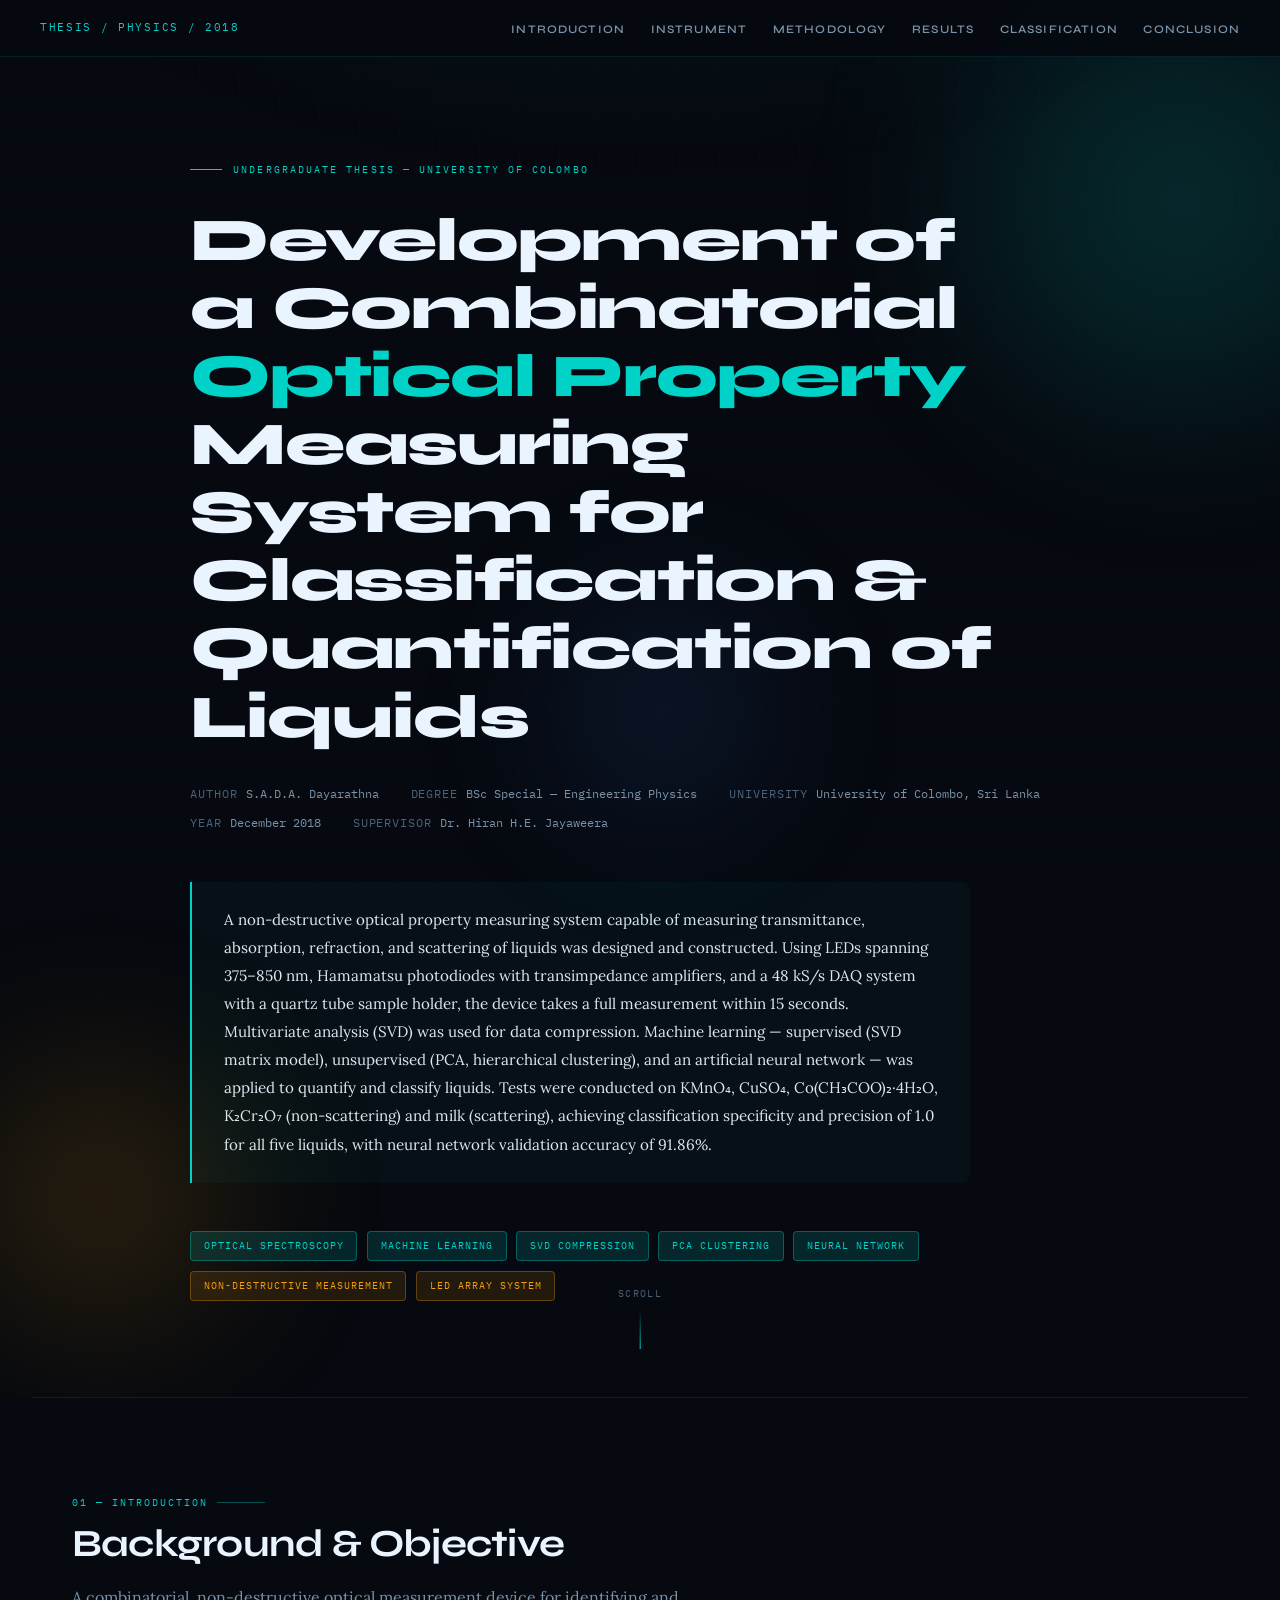
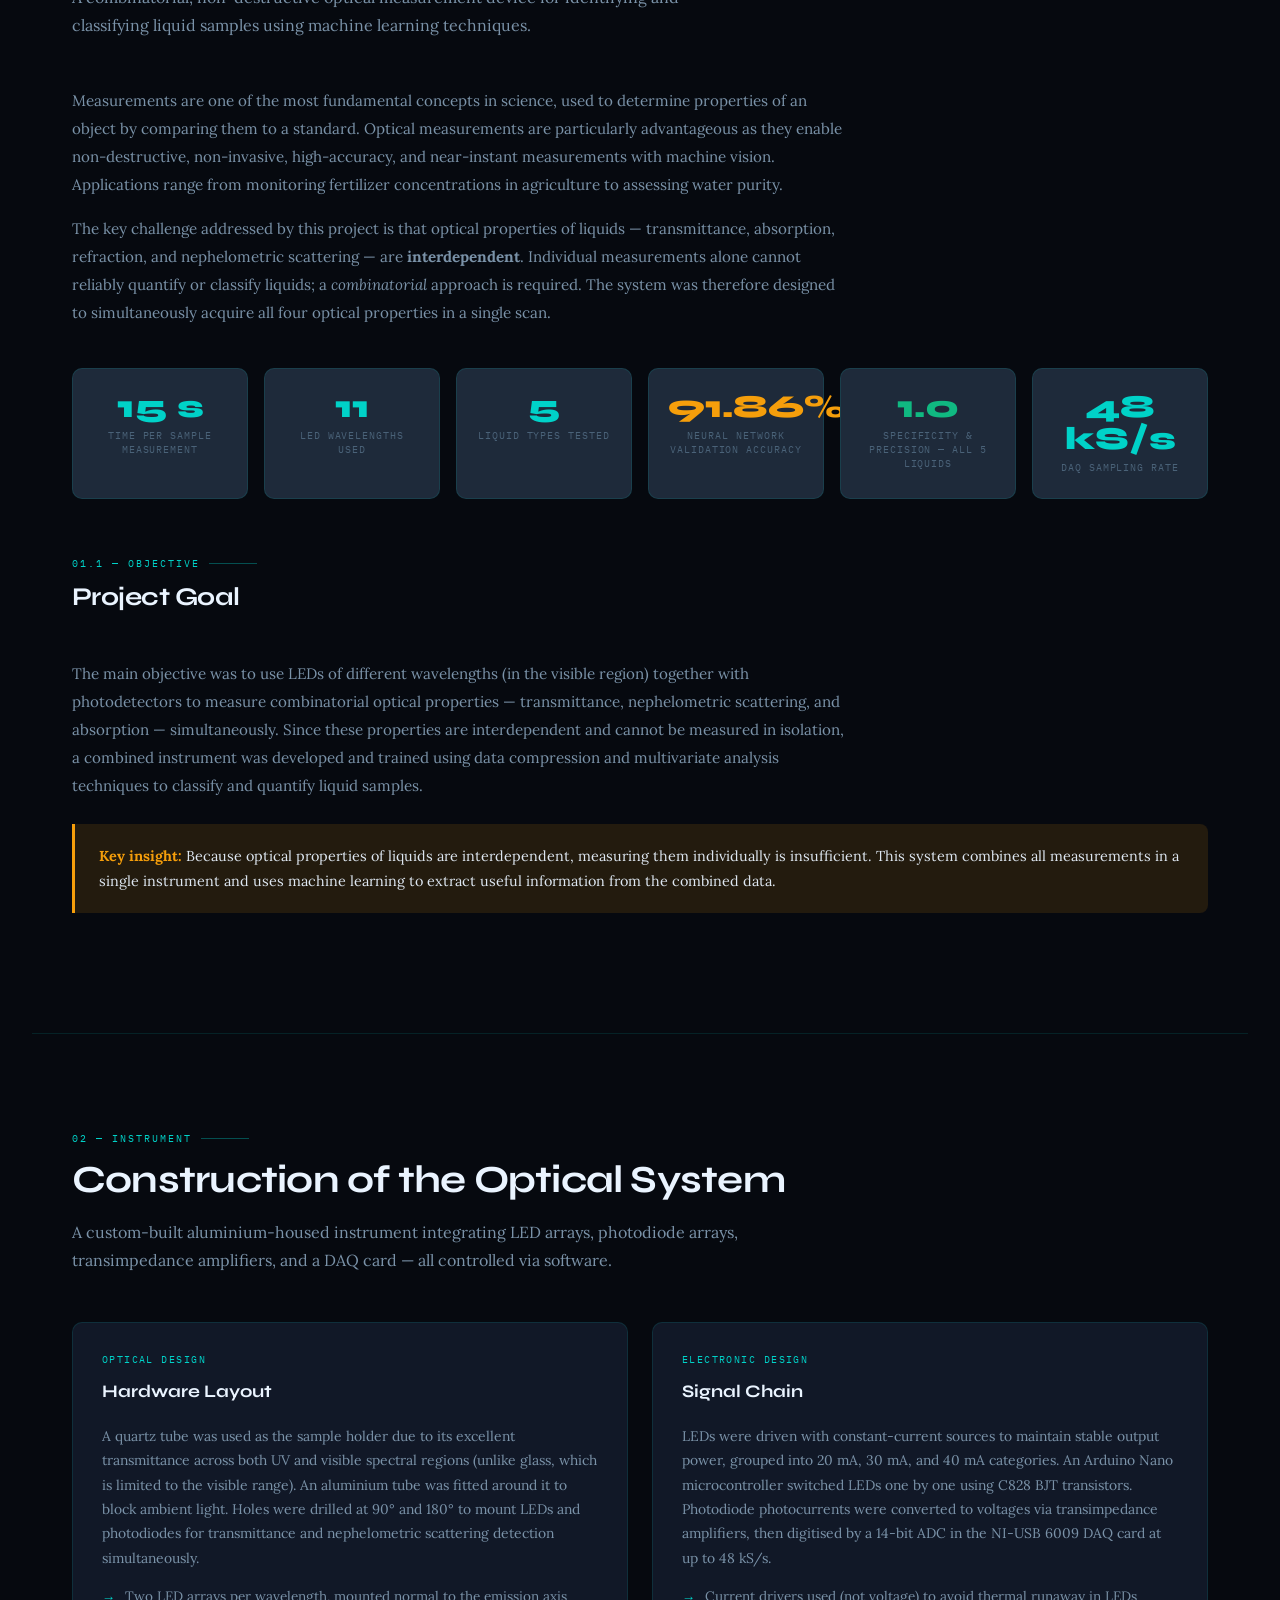
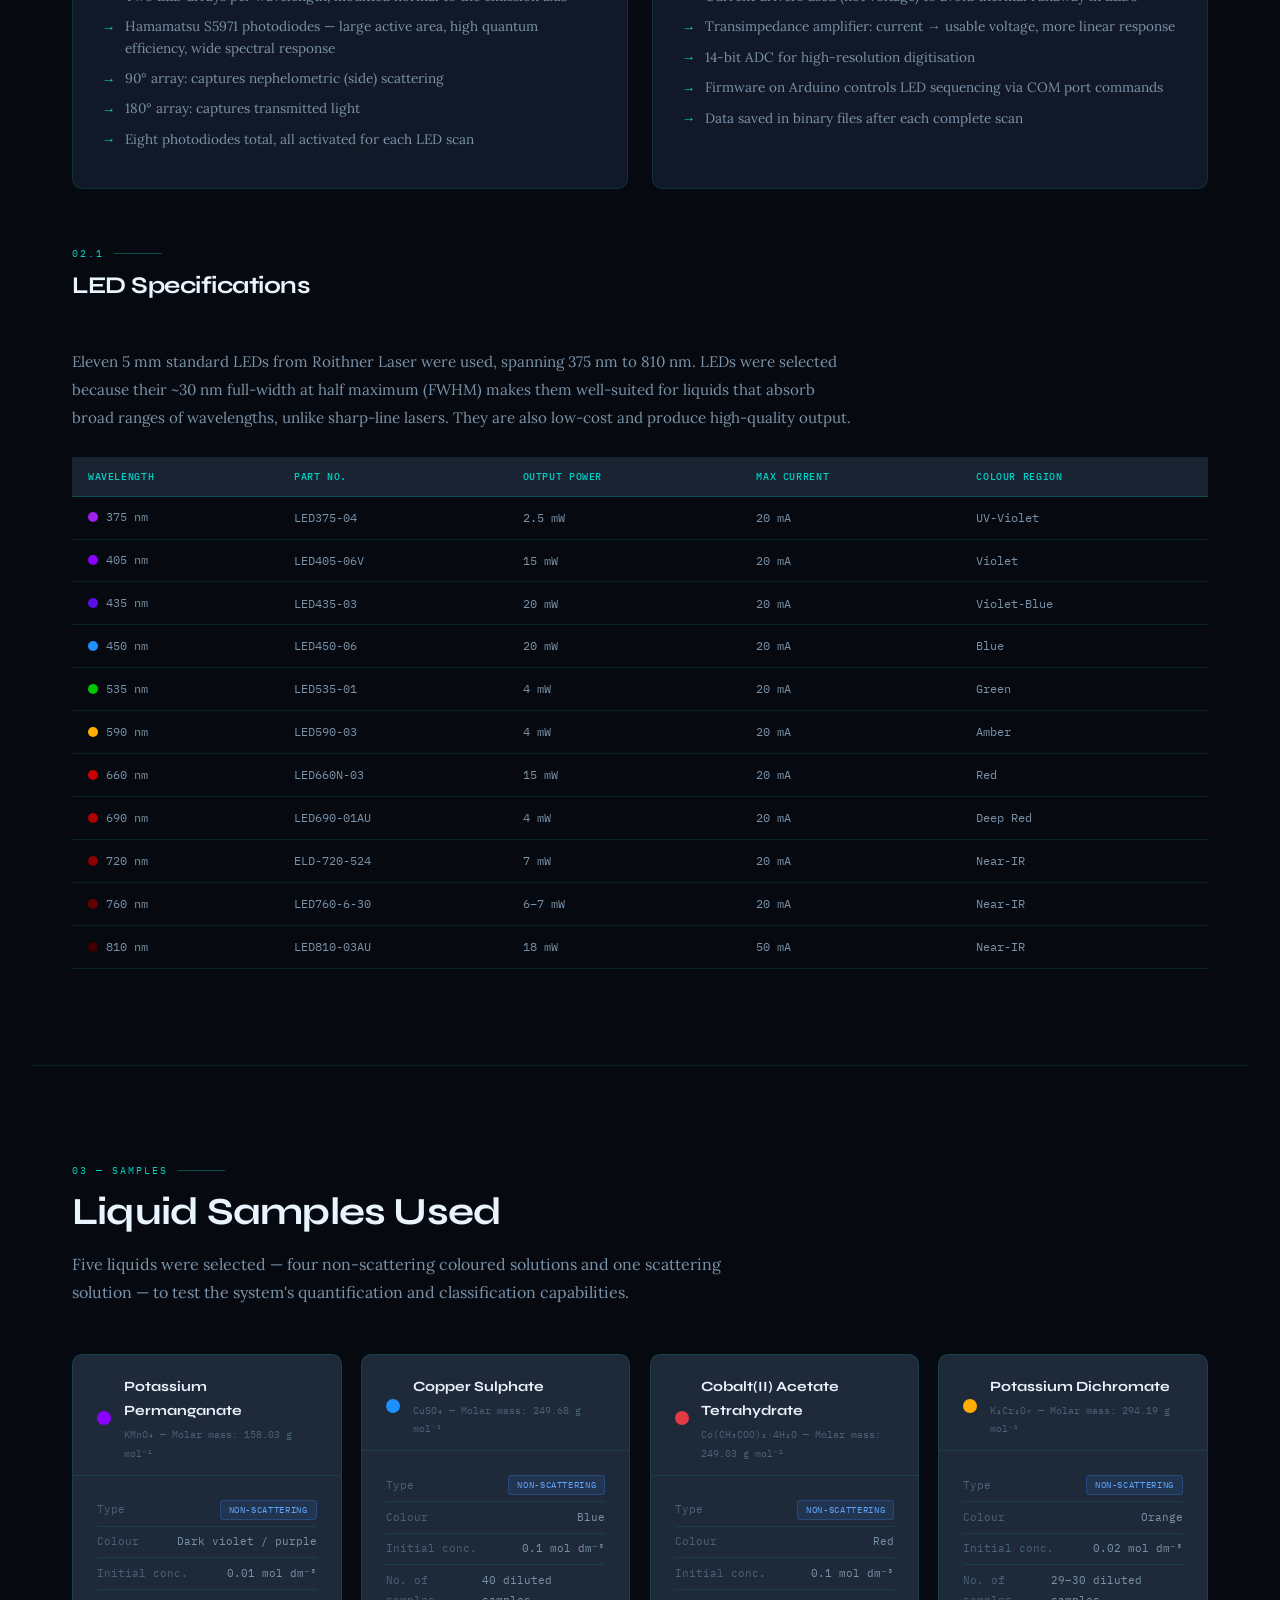
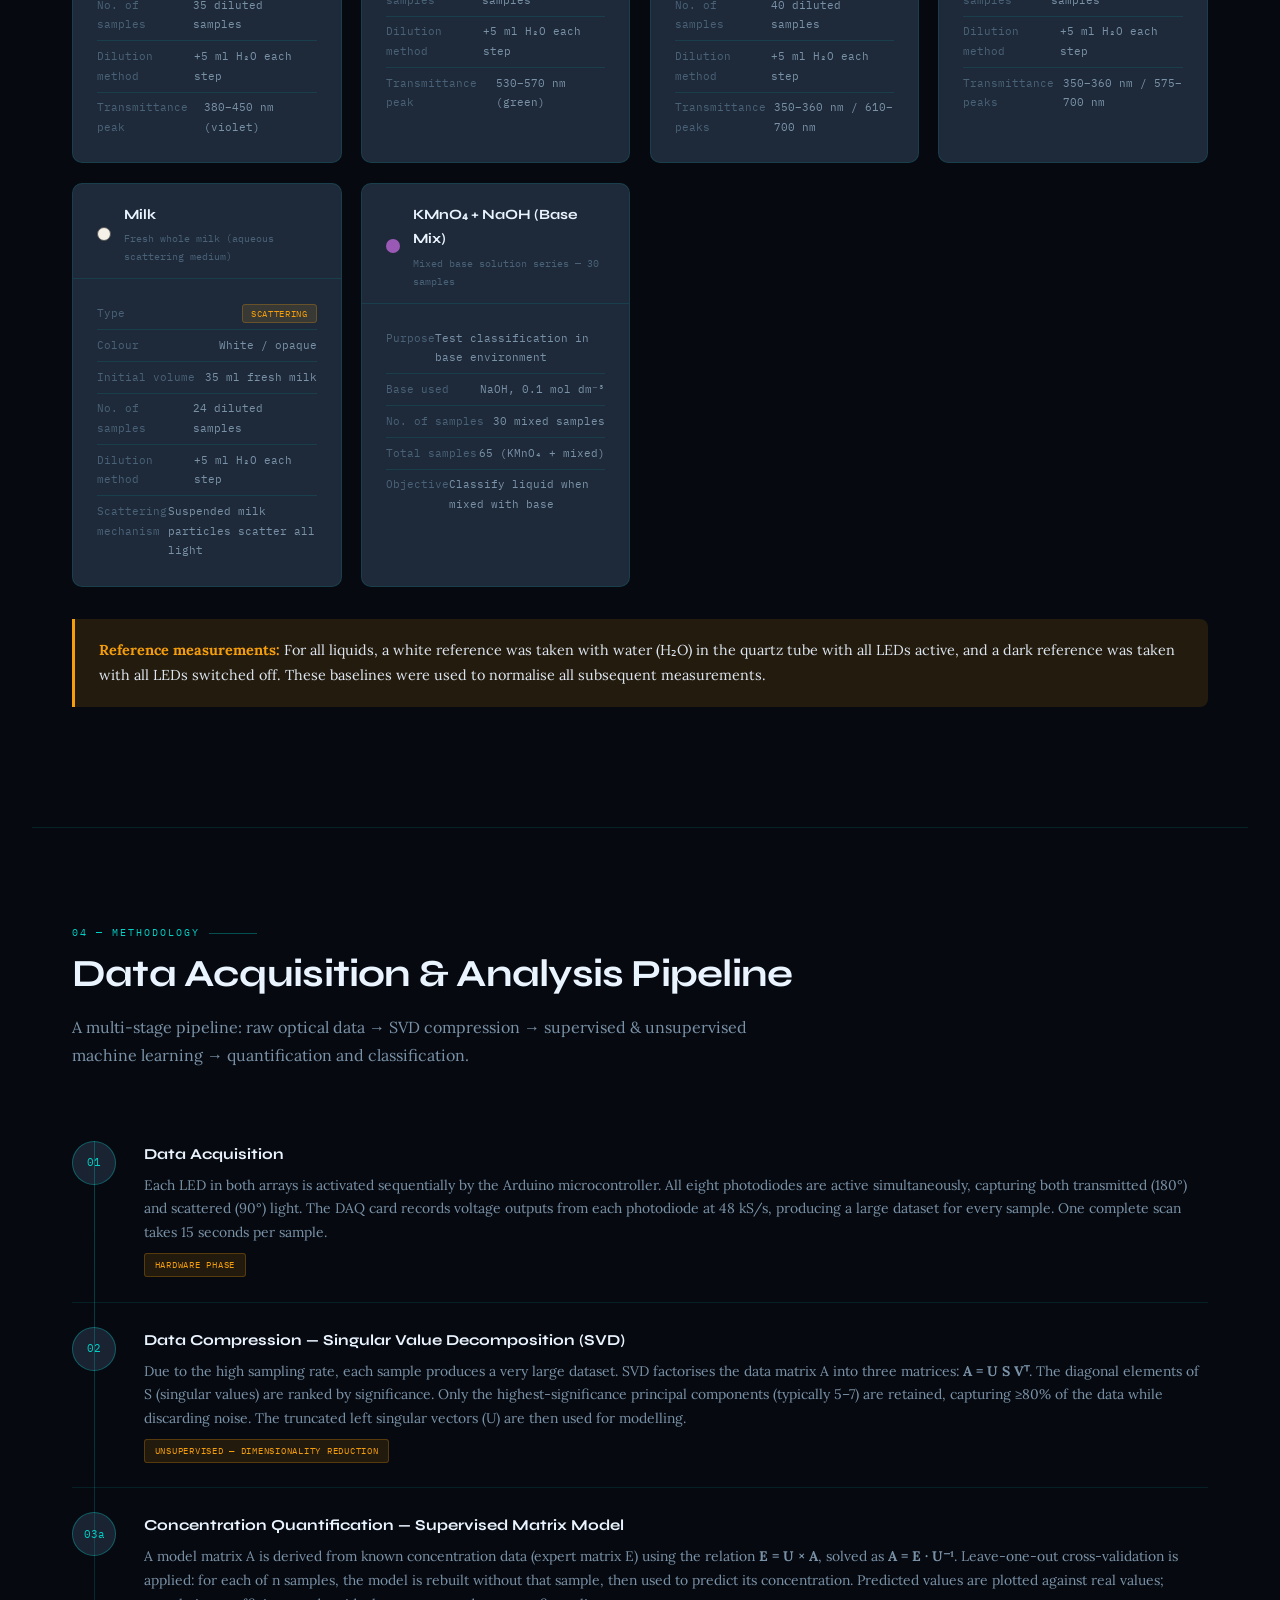
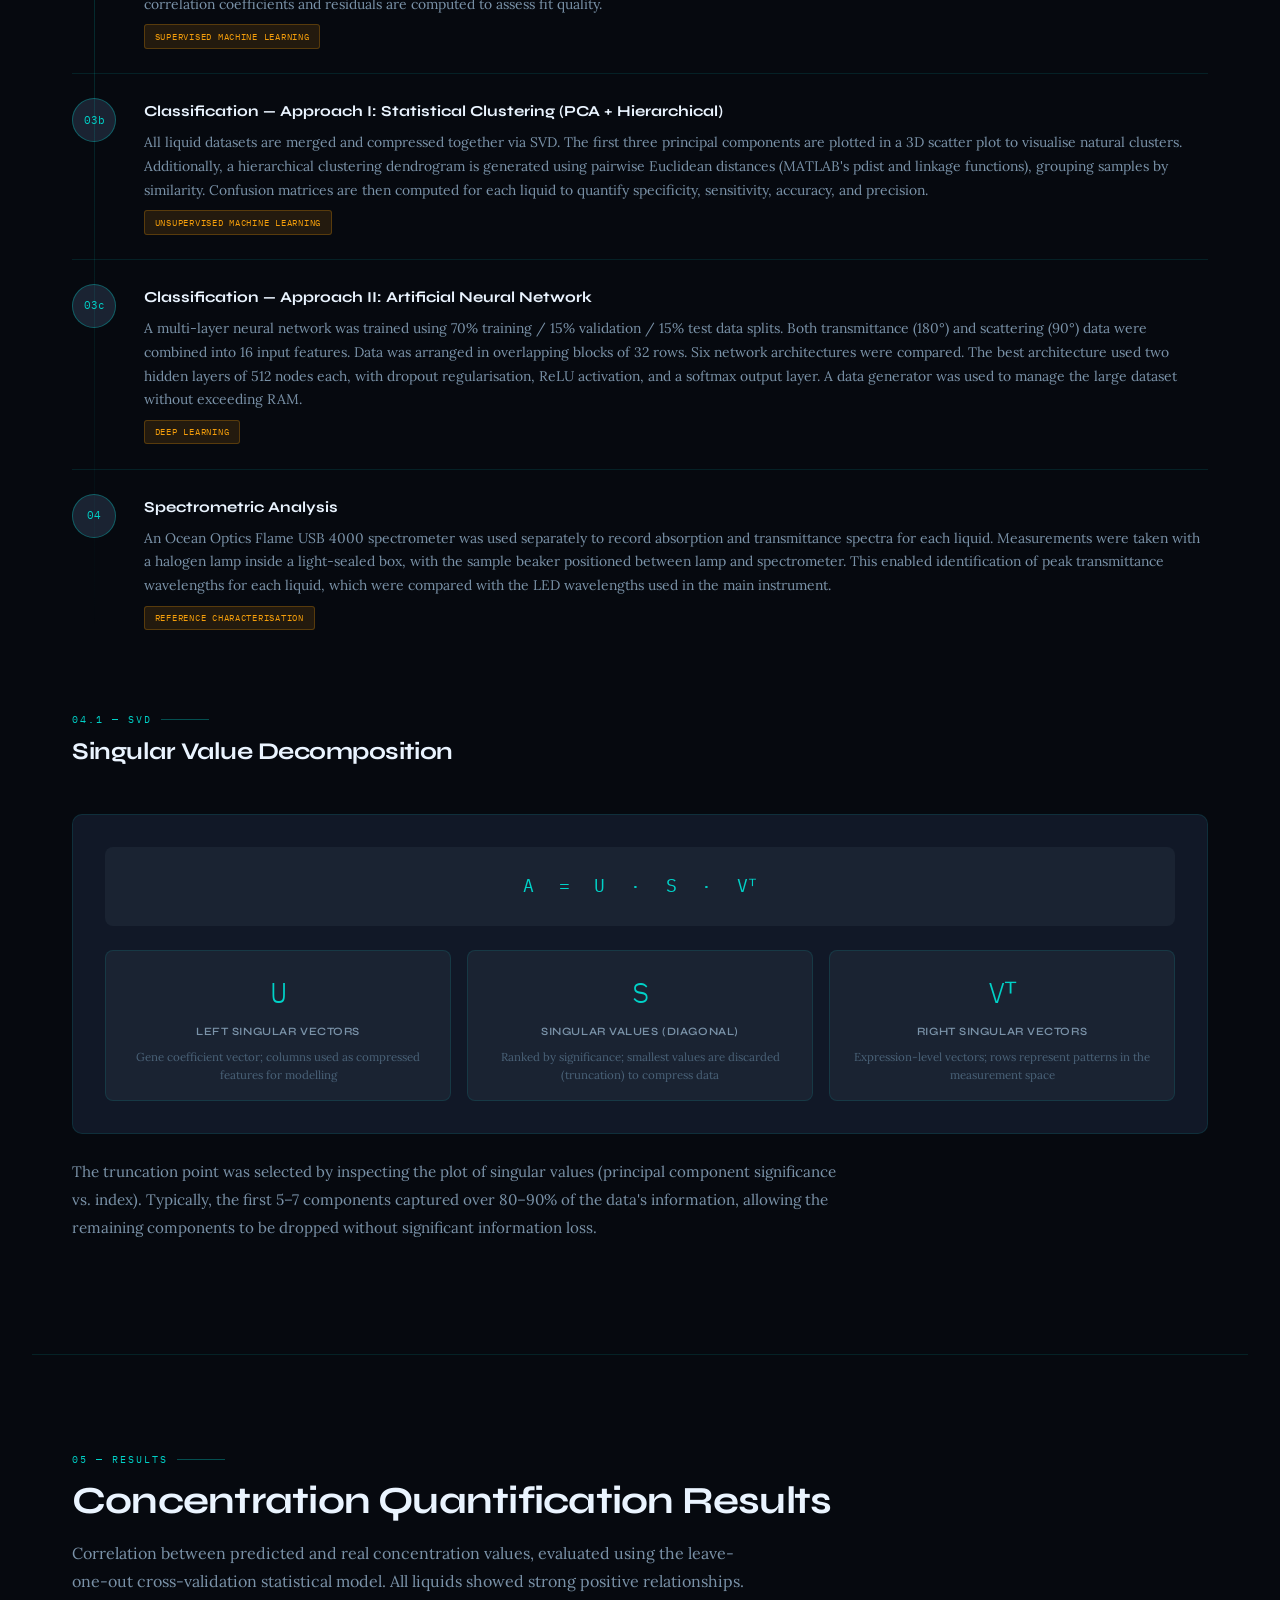
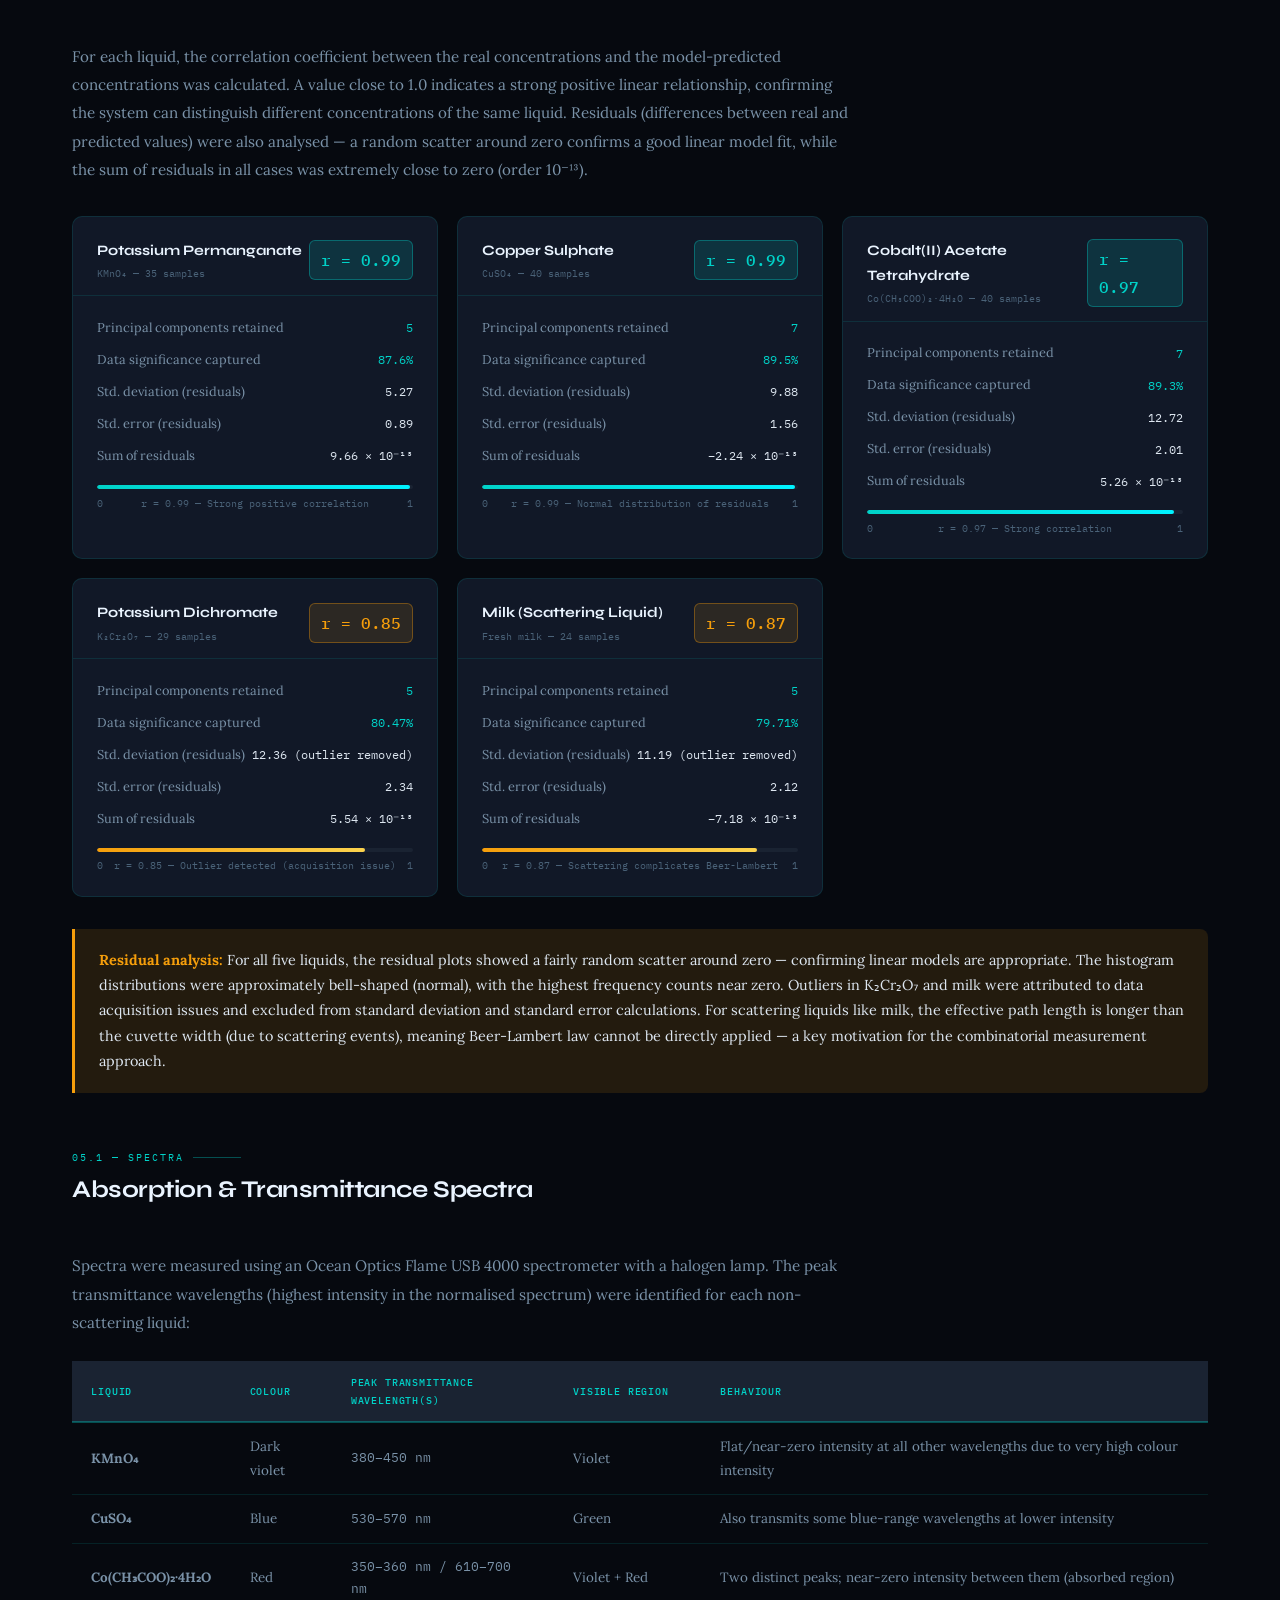
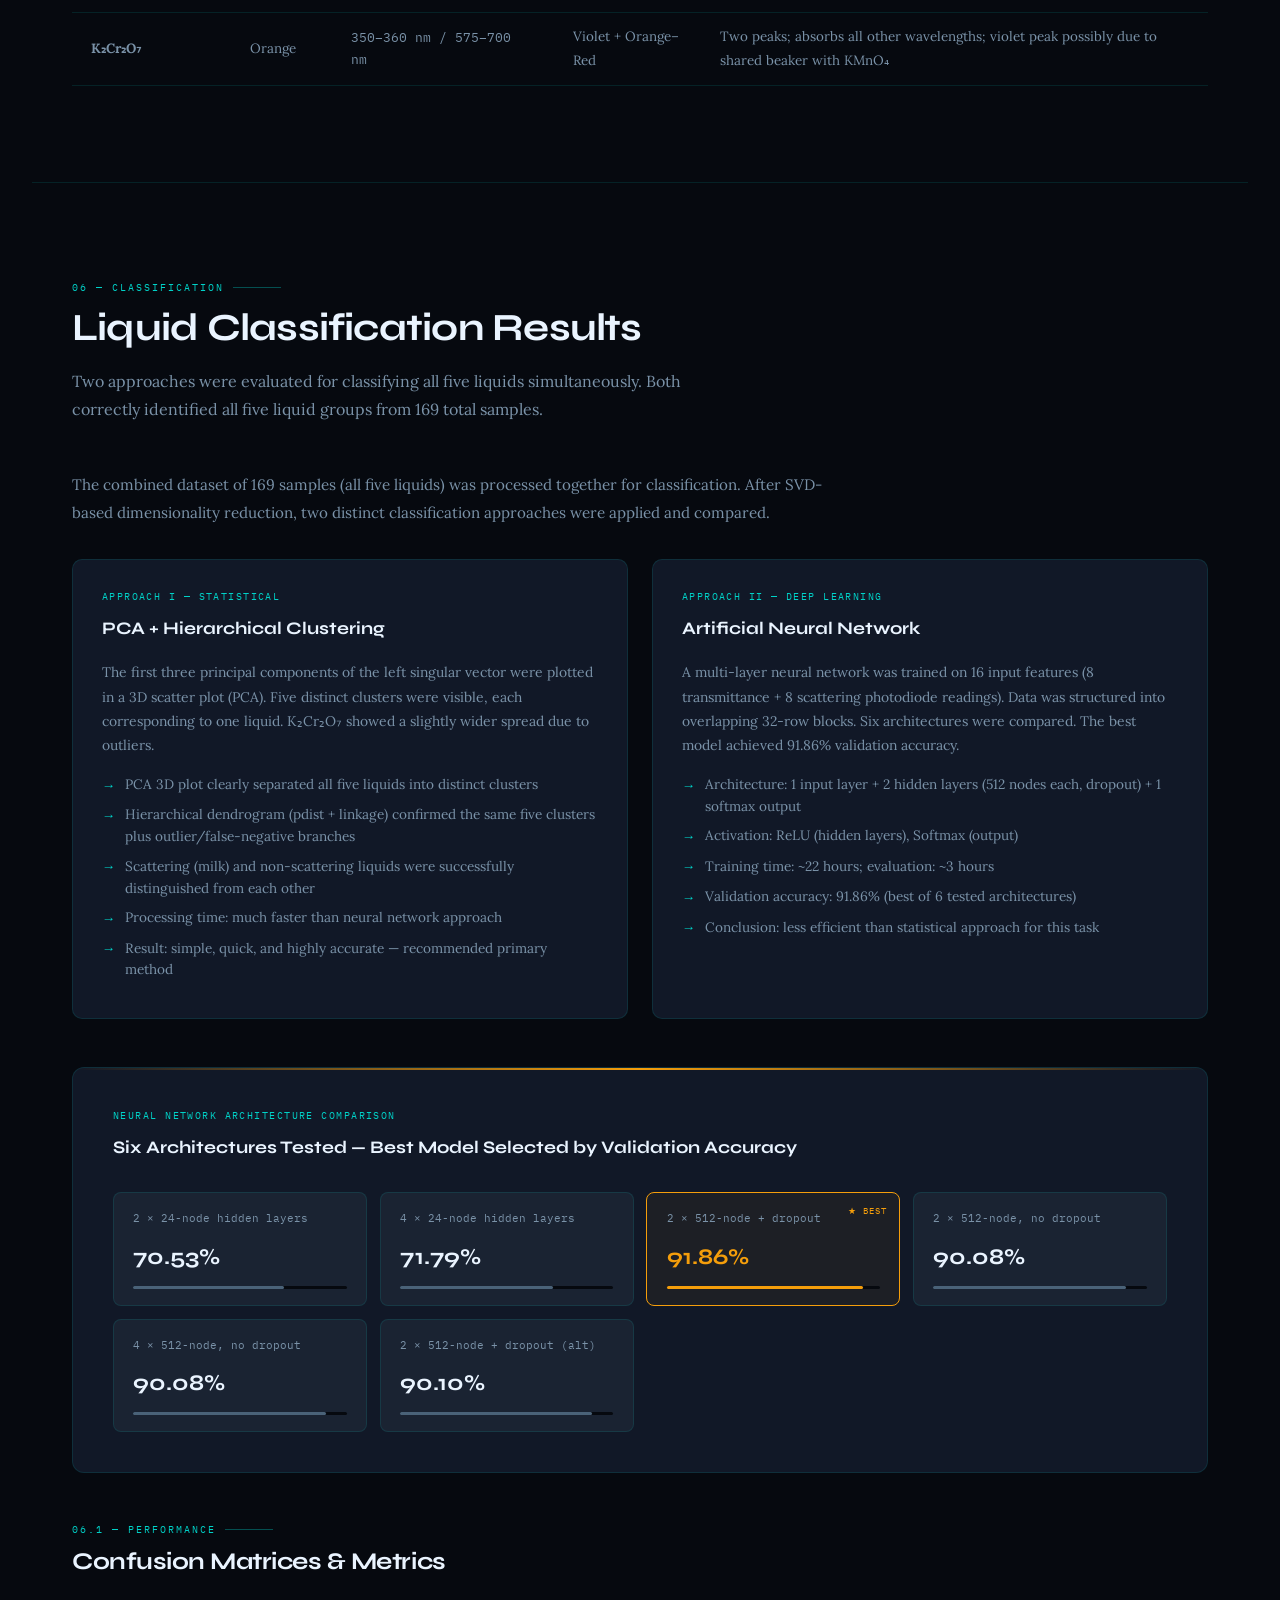
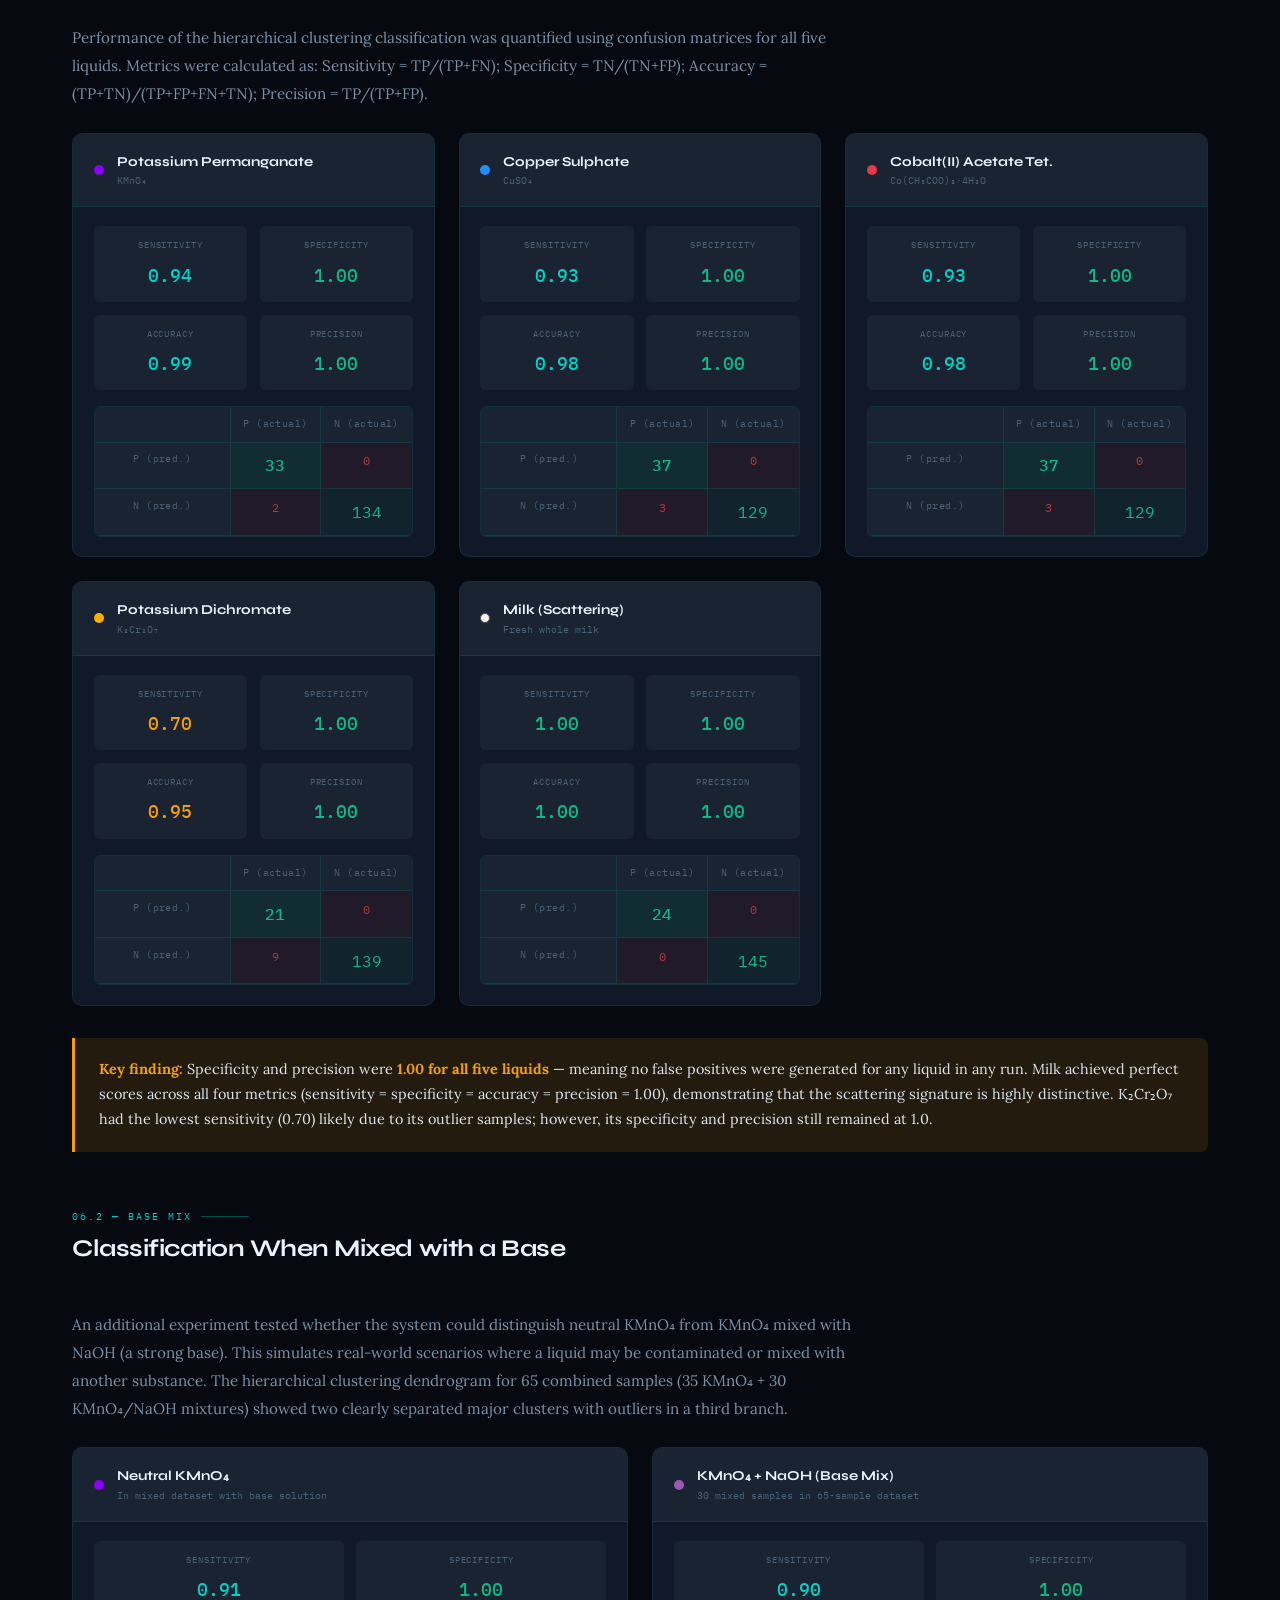
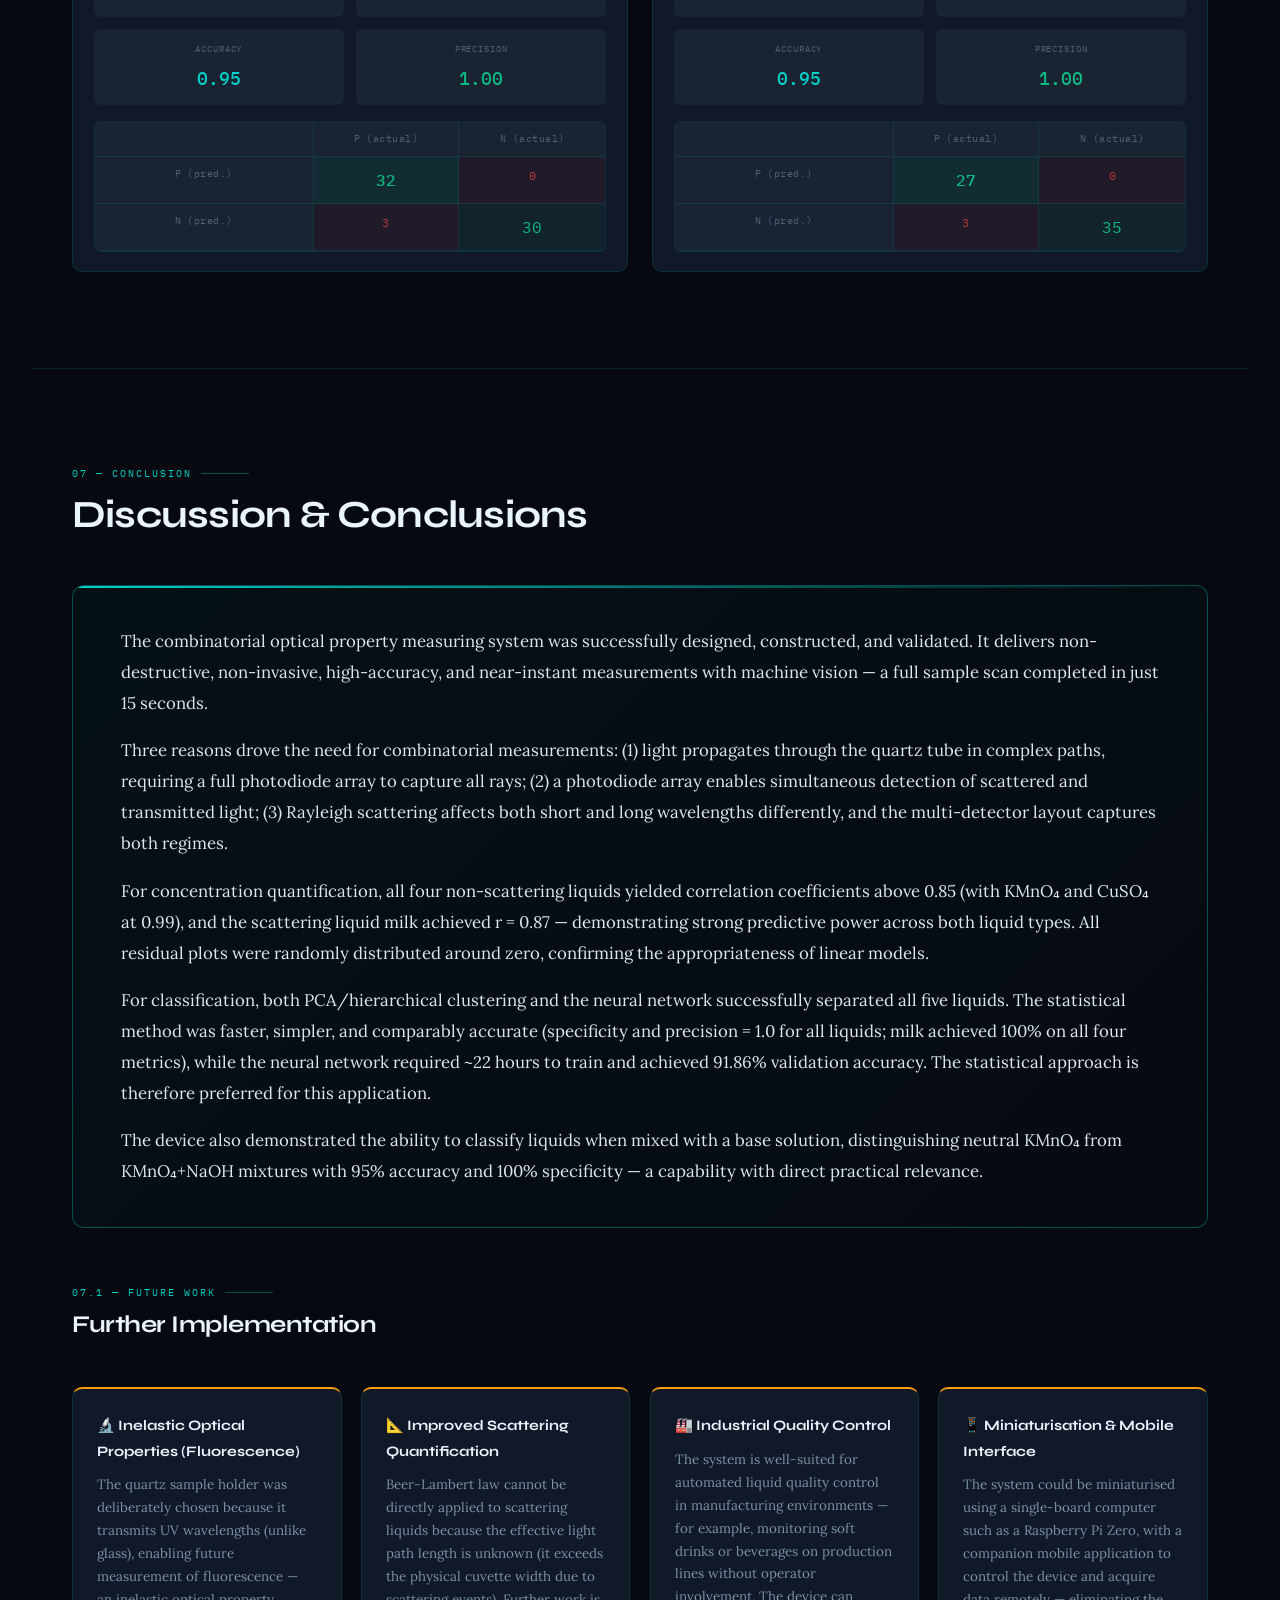
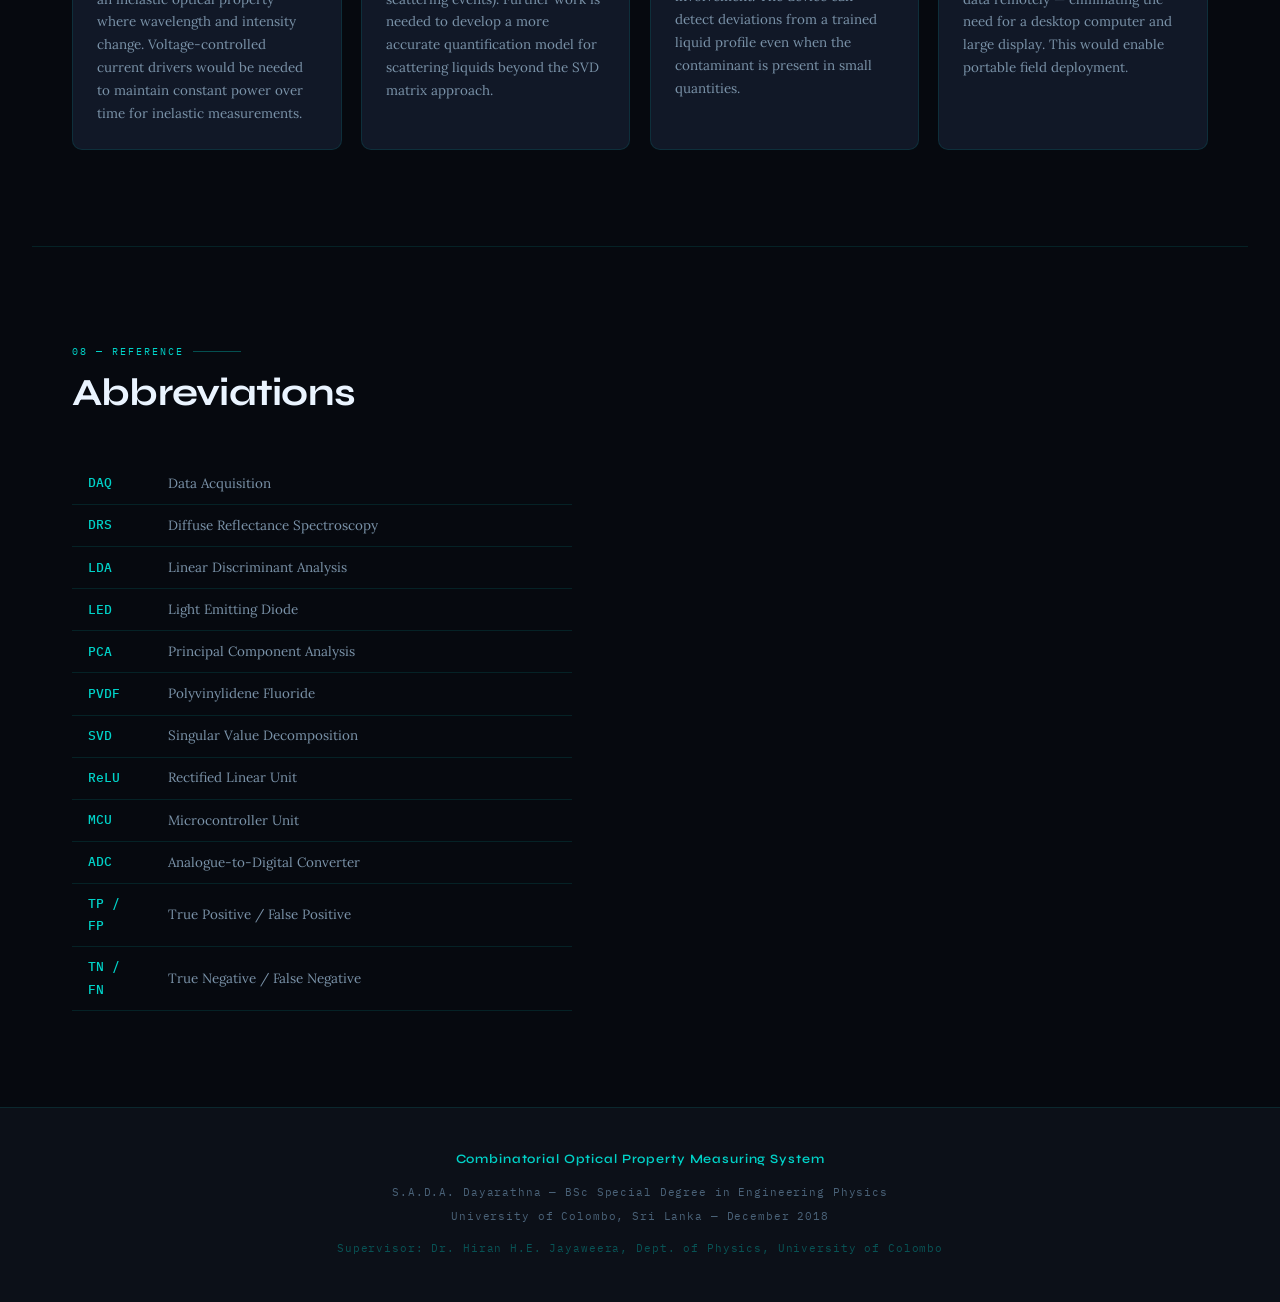
<file: projectwebpages/Undergraduate_thesis_webpage.html>
<!DOCTYPE html>
<html lang="en">
<head>
<meta charset="UTF-8">
<meta name="viewport" content="width=device-width, initial-scale=1.0">
<title>Combinatorial Optical Property Measuring System — Thesis</title>
<link rel="preconnect" href="https://fonts.googleapis.com">
<link href="https://fonts.googleapis.com/css2?family=Syne:wght@400;600;700;800&family=IBM+Plex+Mono:wght@300;400;500&family=Lora:ital,wght@0,400;0,500;1,400&display=swap" rel="stylesheet">
<style>
  :root {
    --bg-0: #06090f;
    --bg-1: #0c1018;
    --bg-2: #111827;
    --bg-3: #1a2332;
    --surface: #1e2a3a;
    --surface-2: #243040;
    --border: rgba(0,210,200,0.12);
    --border-bright: rgba(0,210,200,0.35);
    --cyan: #00d2c8;
    --cyan-dim: rgba(0,210,200,0.15);
    --amber: #f59e0b;
    --amber-dim: rgba(245,158,11,0.12);
    --red: #ef4444;
    --green: #10b981;
    --text: #dde6f0;
    --text-dim: #7a92a8;
    --text-muted: #4a6278;
    --heading: #eaf4ff;
    --mono: 'IBM Plex Mono', monospace;
    --sans: 'Syne', sans-serif;
    --serif: 'Lora', Georgia, serif;
  }

  *, *::before, *::after { box-sizing: border-box; margin: 0; padding: 0; }

  html { scroll-behavior: smooth; }

  body {
    background: var(--bg-0);
    color: var(--text);
    font-family: var(--serif);
    font-size: 17px;
    line-height: 1.75;
    overflow-x: hidden;
  }

  /* ── GLOBAL TEXTURE ── */
  body::before {
    content: '';
    position: fixed;
    inset: 0;
    background-image:
      radial-gradient(ellipse 80% 50% at 50% -10%, rgba(0,210,200,0.06) 0%, transparent 60%),
      repeating-linear-gradient(0deg, transparent, transparent 39px, rgba(0,210,200,0.025) 40px),
      repeating-linear-gradient(90deg, transparent, transparent 39px, rgba(0,210,200,0.025) 40px);
    pointer-events: none;
    z-index: 0;
  }

  /* ── NAVIGATION ── */
  nav {
    position: fixed;
    top: 0; left: 0; right: 0;
    z-index: 100;
    background: rgba(6,9,15,0.88);
    backdrop-filter: blur(16px);
    border-bottom: 1px solid var(--border);
    padding: 0 2rem;
  }
  nav .nav-inner {
    max-width: 1200px;
    margin: 0 auto;
    display: flex;
    align-items: center;
    justify-content: space-between;
    height: 56px;
  }
  nav .nav-brand {
    font-family: var(--mono);
    font-size: 0.7rem;
    color: var(--cyan);
    letter-spacing: 0.15em;
    text-transform: uppercase;
  }
  nav .nav-links {
    display: flex;
    gap: 1.6rem;
    list-style: none;
  }
  nav .nav-links a {
    font-family: var(--sans);
    font-size: 0.72rem;
    font-weight: 600;
    letter-spacing: 0.1em;
    text-transform: uppercase;
    color: var(--text-dim);
    text-decoration: none;
    transition: color 0.2s;
  }
  nav .nav-links a:hover { color: var(--cyan); }

  /* ── HERO ── */
  .hero {
    position: relative;
    min-height: 100vh;
    display: flex;
    flex-direction: column;
    justify-content: center;
    padding: 10rem 2rem 6rem;
    overflow: hidden;
  }
  .hero-orbs {
    position: absolute;
    inset: 0;
    pointer-events: none;
    overflow: hidden;
  }
  .orb {
    position: absolute;
    border-radius: 50%;
    filter: blur(80px);
    opacity: 0.22;
  }
  .orb-1 { width: 600px; height: 600px; background: radial-gradient(circle, #00d2c8, transparent 70%); top: -100px; right: -200px; animation: drift 12s ease-in-out infinite alternate; }
  .orb-2 { width: 400px; height: 400px; background: radial-gradient(circle, #f59e0b, transparent 70%); bottom: 0; left: -100px; animation: drift 15s ease-in-out infinite alternate-reverse; }
  .orb-3 { width: 300px; height: 300px; background: radial-gradient(circle, #3b82f6, transparent 70%); top: 40%; left: 40%; animation: drift 10s ease-in-out infinite alternate; }

  @keyframes drift { from { transform: translate(0,0) scale(1); } to { transform: translate(20px, -30px) scale(1.05); } }

  .hero-inner {
    position: relative;
    max-width: 900px;
    margin: 0 auto;
    width: 100%;
  }
  .hero-tag {
    font-family: var(--mono);
    font-size: 0.65rem;
    letter-spacing: 0.2em;
    text-transform: uppercase;
    color: var(--cyan);
    margin-bottom: 1.8rem;
    display: flex;
    align-items: center;
    gap: 0.7rem;
  }
  .hero-tag::before {
    content: '';
    display: inline-block;
    width: 32px;
    height: 1px;
    background: var(--cyan);
  }
  h1.hero-title {
    font-family: var(--sans);
    font-size: clamp(2rem, 5vw, 3.8rem);
    font-weight: 800;
    line-height: 1.12;
    color: var(--heading);
    letter-spacing: -0.02em;
    margin-bottom: 2rem;
    max-width: 820px;
  }
  h1.hero-title em {
    font-style: normal;
    color: var(--cyan);
  }
  .hero-meta {
    display: flex;
    flex-wrap: wrap;
    gap: 0.6rem 2rem;
    margin-bottom: 3rem;
  }
  .meta-item {
    font-family: var(--mono);
    font-size: 0.72rem;
    color: var(--text-dim);
    display: flex;
    gap: 0.5rem;
  }
  .meta-item span:first-child {
    color: var(--text-muted);
    text-transform: uppercase;
    letter-spacing: 0.08em;
  }
  .hero-abstract {
    background: rgba(0,210,200,0.04);
    border-left: 2px solid var(--cyan);
    border-radius: 0 8px 8px 0;
    padding: 1.5rem 2rem;
    font-size: 0.95rem;
    line-height: 1.85;
    color: var(--text);
    max-width: 780px;
    margin-bottom: 3rem;
  }
  .hero-badges {
    display: flex;
    flex-wrap: wrap;
    gap: 0.6rem;
  }
  .badge {
    font-family: var(--mono);
    font-size: 0.62rem;
    letter-spacing: 0.1em;
    text-transform: uppercase;
    padding: 0.35rem 0.8rem;
    border-radius: 4px;
    background: var(--cyan-dim);
    color: var(--cyan);
    border: 1px solid var(--border-bright);
  }
  .badge.amber {
    background: var(--amber-dim);
    color: var(--amber);
    border-color: rgba(245,158,11,0.3);
  }

  /* ── SCROLL INDICATOR ── */
  .scroll-hint {
    position: absolute;
    bottom: 3rem;
    left: 50%;
    transform: translateX(-50%);
    display: flex;
    flex-direction: column;
    align-items: center;
    gap: 0.4rem;
    color: var(--text-muted);
    font-family: var(--mono);
    font-size: 0.6rem;
    letter-spacing: 0.15em;
    text-transform: uppercase;
  }
  .scroll-hint .arrow {
    width: 1px;
    height: 40px;
    background: linear-gradient(to bottom, transparent, var(--cyan));
    animation: pulse-line 2s ease-in-out infinite;
  }
  @keyframes pulse-line { 0%,100% { opacity: 0.3; } 50% { opacity: 1; } }

  /* ── LAYOUT ── */
  main { position: relative; z-index: 1; }
  .section {
    padding: 6rem 2rem;
    max-width: 1200px;
    margin: 0 auto;
  }
  .section-divider {
    border: none;
    border-top: 1px solid var(--border);
    margin: 0 2rem;
  }

  /* ── SECTION HEADERS ── */
  .section-header {
    margin-bottom: 3rem;
  }
  .section-num {
    font-family: var(--mono);
    font-size: 0.62rem;
    letter-spacing: 0.2em;
    text-transform: uppercase;
    color: var(--cyan);
    margin-bottom: 0.6rem;
    display: flex;
    align-items: center;
    gap: 0.6rem;
  }
  .section-num::after {
    content: '';
    flex: 0 0 48px;
    height: 1px;
    background: var(--border-bright);
  }
  h2.section-title {
    font-family: var(--sans);
    font-size: clamp(1.7rem, 3vw, 2.6rem);
    font-weight: 700;
    color: var(--heading);
    letter-spacing: -0.02em;
    line-height: 1.18;
  }
  .section-lead {
    margin-top: 1rem;
    font-size: 1rem;
    color: var(--text-dim);
    max-width: 680px;
  }

  /* ── CARDS ── */
  .card {
    background: var(--surface);
    border: 1px solid var(--border);
    border-radius: 10px;
    padding: 1.8rem;
    transition: border-color 0.2s, transform 0.2s;
  }
  .card:hover {
    border-color: var(--border-bright);
    transform: translateY(-2px);
  }
  .card-title {
    font-family: var(--sans);
    font-size: 0.9rem;
    font-weight: 700;
    color: var(--heading);
    margin-bottom: 0.7rem;
    letter-spacing: 0.02em;
  }
  .card-body {
    font-size: 0.88rem;
    color: var(--text-dim);
    line-height: 1.75;
  }
  .card-icon {
    font-size: 1.6rem;
    margin-bottom: 1rem;
  }

  /* ── GRID LAYOUTS ── */
  .grid-2 { display: grid; grid-template-columns: repeat(auto-fit, minmax(300px, 1fr)); gap: 1.2rem; }
  .grid-3 { display: grid; grid-template-columns: repeat(auto-fit, minmax(240px, 1fr)); gap: 1.2rem; }
  .grid-4 { display: grid; grid-template-columns: repeat(auto-fit, minmax(200px, 1fr)); gap: 1rem; }

  /* ── INSTRUMENT SECTION ── */
  .instrument-diagram {
    background: var(--bg-2);
    border: 1px solid var(--border);
    border-radius: 12px;
    padding: 2.5rem;
    margin: 2rem 0;
    position: relative;
    overflow: hidden;
  }
  .instrument-diagram::before {
    content: 'OPTICAL SYSTEM CROSS-SECTION';
    position: absolute;
    top: 1rem; right: 1.5rem;
    font-family: var(--mono);
    font-size: 0.55rem;
    letter-spacing: 0.2em;
    color: var(--text-muted);
  }
  .led-table {
    width: 100%;
    border-collapse: collapse;
    font-family: var(--mono);
    font-size: 0.78rem;
    margin-top: 1.5rem;
  }
  .led-table th {
    background: var(--bg-3);
    color: var(--cyan);
    font-weight: 500;
    padding: 0.65rem 1rem;
    text-align: left;
    letter-spacing: 0.06em;
    text-transform: uppercase;
    font-size: 0.65rem;
    border-bottom: 1px solid var(--border-bright);
  }
  .led-table td {
    padding: 0.6rem 1rem;
    border-bottom: 1px solid var(--border);
    color: var(--text-dim);
    vertical-align: middle;
  }
  .led-table tr:hover td { background: var(--cyan-dim); }
  .wave-bar {
    display: inline-flex;
    align-items: center;
    gap: 0.5rem;
  }
  .wave-dot {
    display: inline-block;
    width: 10px;
    height: 10px;
    border-radius: 50%;
  }

  /* ── PROCESS STEPS ── */
  .process-list {
    display: flex;
    flex-direction: column;
    gap: 0;
    position: relative;
  }
  .process-list::before {
    content: '';
    position: absolute;
    left: 22px;
    top: 24px;
    bottom: 24px;
    width: 1px;
    background: linear-gradient(to bottom, var(--cyan), transparent);
    opacity: 0.3;
  }
  .process-step {
    display: grid;
    grid-template-columns: 48px 1fr;
    gap: 1.5rem;
    padding: 1.5rem 0;
    border-bottom: 1px solid var(--border);
  }
  .process-step:last-child { border-bottom: none; }
  .step-num {
    width: 44px;
    height: 44px;
    border-radius: 50%;
    background: var(--bg-3);
    border: 1px solid var(--border-bright);
    display: flex;
    align-items: center;
    justify-content: center;
    font-family: var(--mono);
    font-size: 0.7rem;
    color: var(--cyan);
    flex-shrink: 0;
  }
  .step-content h4 {
    font-family: var(--sans);
    font-size: 0.95rem;
    font-weight: 700;
    color: var(--heading);
    margin-bottom: 0.4rem;
  }
  .step-content p {
    font-size: 0.87rem;
    color: var(--text-dim);
    line-height: 1.7;
  }
  .step-tag {
    font-family: var(--mono);
    font-size: 0.58rem;
    padding: 0.2rem 0.6rem;
    border-radius: 3px;
    background: var(--amber-dim);
    color: var(--amber);
    border: 1px solid rgba(245,158,11,0.25);
    display: inline-block;
    margin-top: 0.5rem;
    letter-spacing: 0.08em;
    text-transform: uppercase;
  }

  /* ── SAMPLE SECTION ── */
  .sample-card {
    background: var(--surface);
    border: 1px solid var(--border);
    border-radius: 10px;
    overflow: hidden;
    transition: border-color 0.2s, transform 0.2s;
  }
  .sample-card:hover {
    border-color: var(--border-bright);
    transform: translateY(-3px);
  }
  .sample-header {
    padding: 1.2rem 1.5rem 0.8rem;
    border-bottom: 1px solid var(--border);
    display: flex;
    align-items: center;
    gap: 0.8rem;
  }
  .sample-color-dot {
    width: 14px;
    height: 14px;
    border-radius: 50%;
    flex-shrink: 0;
  }
  .sample-name {
    font-family: var(--sans);
    font-size: 0.88rem;
    font-weight: 700;
    color: var(--heading);
  }
  .sample-formula {
    font-family: var(--mono);
    font-size: 0.65rem;
    color: var(--text-muted);
    margin-top: 0.1rem;
  }
  .sample-body {
    padding: 1.2rem 1.5rem;
  }
  .sample-meta-row {
    display: flex;
    justify-content: space-between;
    font-family: var(--mono);
    font-size: 0.7rem;
    padding: 0.35rem 0;
    border-bottom: 1px solid var(--border);
  }
  .sample-meta-row:last-child { border-bottom: none; }
  .sample-meta-row .label { color: var(--text-muted); }
  .sample-meta-row .value { color: var(--text-dim); }
  .sample-type-badge {
    font-family: var(--mono);
    font-size: 0.58rem;
    padding: 0.15rem 0.5rem;
    border-radius: 3px;
    letter-spacing: 0.07em;
    text-transform: uppercase;
  }
  .non-scattering { background: rgba(59,130,246,0.12); color: #60a5fa; border: 1px solid rgba(59,130,246,0.25); }
  .scattering { background: rgba(245,158,11,0.12); color: var(--amber); border: 1px solid rgba(245,158,11,0.25); }

  /* ── RESULTS ── */
  .results-grid {
    display: grid;
    grid-template-columns: repeat(auto-fit, minmax(280px, 1fr));
    gap: 1.2rem;
    margin-top: 2rem;
  }
  .result-card {
    background: var(--bg-2);
    border: 1px solid var(--border);
    border-radius: 10px;
    overflow: hidden;
    transition: border-color 0.2s;
  }
  .result-card:hover { border-color: var(--border-bright); }
  .result-card-top {
    padding: 1.3rem 1.5rem 0.8rem;
    border-bottom: 1px solid var(--border);
    display: flex;
    align-items: center;
    justify-content: space-between;
  }
  .result-liquid-name {
    font-family: var(--sans);
    font-size: 0.9rem;
    font-weight: 700;
    color: var(--heading);
  }
  .result-liquid-formula {
    font-family: var(--mono);
    font-size: 0.62rem;
    color: var(--text-muted);
    margin-top: 0.15rem;
  }
  .corr-badge {
    font-family: var(--mono);
    font-size: 1rem;
    font-weight: 500;
    color: var(--cyan);
    background: var(--cyan-dim);
    border: 1px solid var(--border-bright);
    border-radius: 6px;
    padding: 0.3rem 0.7rem;
  }
  .result-card-body {
    padding: 1rem 1.5rem 1.3rem;
  }
  .result-row {
    display: flex;
    justify-content: space-between;
    align-items: center;
    font-size: 0.8rem;
    padding: 0.3rem 0;
  }
  .result-row .rl { color: var(--text-dim); }
  .result-row .rv {
    font-family: var(--mono);
    font-size: 0.78rem;
  }
  .corr-bar-wrap {
    margin-top: 0.8rem;
    background: var(--bg-3);
    border-radius: 4px;
    height: 4px;
    overflow: hidden;
  }
  .corr-bar {
    height: 100%;
    border-radius: 4px;
    background: linear-gradient(90deg, var(--cyan), #00f2ff);
    transition: width 1.2s ease;
  }
  .corr-label {
    font-family: var(--mono);
    font-size: 0.6rem;
    color: var(--text-muted);
    margin-top: 0.4rem;
    display: flex;
    justify-content: space-between;
  }

  /* ── CONFUSION MATRIX TABLE ── */
  .cm-section { margin-top: 3rem; }
  .cm-grid {
    display: grid;
    grid-template-columns: repeat(auto-fit, minmax(300px, 1fr));
    gap: 1.5rem;
    margin-top: 1.5rem;
  }
  .cm-card {
    background: var(--bg-2);
    border: 1px solid var(--border);
    border-radius: 10px;
    overflow: hidden;
  }
  .cm-card-header {
    display: flex;
    align-items: center;
    gap: 0.8rem;
    padding: 1rem 1.3rem;
    border-bottom: 1px solid var(--border);
    background: var(--bg-3);
  }
  .cm-dot {
    width: 10px;
    height: 10px;
    border-radius: 50%;
    flex-shrink: 0;
  }
  .cm-name { font-family: var(--sans); font-size: 0.85rem; font-weight: 700; color: var(--heading); }
  .cm-formula { font-family: var(--mono); font-size: 0.6rem; color: var(--text-muted); }
  .cm-body { padding: 1.2rem 1.3rem; }
  .metrics-row {
    display: grid;
    grid-template-columns: 1fr 1fr;
    gap: 0.8rem;
    margin-bottom: 1rem;
  }
  .metric {
    background: var(--bg-3);
    border-radius: 6px;
    padding: 0.7rem 0.9rem;
    text-align: center;
  }
  .metric-label {
    font-family: var(--mono);
    font-size: 0.58rem;
    color: var(--text-muted);
    text-transform: uppercase;
    letter-spacing: 0.1em;
    margin-bottom: 0.3rem;
  }
  .metric-value {
    font-family: var(--mono);
    font-size: 1.15rem;
    font-weight: 500;
    color: var(--cyan);
  }
  .metric-value.perfect { color: var(--green); }
  .metric-value.warn { color: var(--amber); }
  .cm-matrix {
    border: 1px solid var(--border);
    border-radius: 6px;
    overflow: hidden;
    font-family: var(--mono);
    font-size: 0.72rem;
    text-align: center;
  }
  .cm-matrix .cm-row { display: grid; grid-template-columns: 1.5fr 1fr 1fr; }
  .cm-cell {
    padding: 0.55rem 0.4rem;
    border-right: 1px solid var(--border);
    border-bottom: 1px solid var(--border);
    color: var(--text-dim);
  }
  .cm-cell:last-child { border-right: none; }
  .cm-cell.header-cell { background: var(--bg-3); color: var(--text-muted); font-size: 0.6rem; letter-spacing: 0.05em; }
  .cm-cell.tp { background: rgba(16,185,129,0.12); color: var(--green); font-weight: 500; font-size: 1rem; }
  .cm-cell.tn { background: rgba(16,185,129,0.07); color: var(--green); font-size: 1rem; }
  .cm-cell.fp { background: rgba(239,68,68,0.07); color: rgba(239,68,68,0.7); }
  .cm-cell.fn { background: rgba(239,68,68,0.07); color: rgba(239,68,68,0.7); }

  /* ── NEURAL NETWORK ── */
  .nn-section {
    background: var(--bg-2);
    border: 1px solid var(--border);
    border-radius: 12px;
    padding: 2.5rem;
    margin-top: 3rem;
    position: relative;
    overflow: hidden;
  }
  .nn-section::before {
    content: '';
    position: absolute;
    top: 0; left: 0; right: 0;
    height: 2px;
    background: linear-gradient(90deg, transparent, var(--amber), transparent);
  }
  .nn-archs {
    display: grid;
    grid-template-columns: repeat(auto-fit, minmax(220px, 1fr));
    gap: 0.8rem;
    margin-top: 1.8rem;
  }
  .arch-card {
    background: var(--bg-3);
    border: 1px solid var(--border);
    border-radius: 8px;
    padding: 1rem 1.2rem;
    position: relative;
    transition: border-color 0.2s;
  }
  .arch-card.winner {
    border-color: var(--amber);
    background: rgba(245,158,11,0.05);
  }
  .arch-card.winner::before {
    content: '★ BEST';
    position: absolute;
    top: 0.6rem;
    right: 0.8rem;
    font-family: var(--mono);
    font-size: 0.55rem;
    letter-spacing: 0.1em;
    color: var(--amber);
  }
  .arch-name {
    font-family: var(--mono);
    font-size: 0.7rem;
    color: var(--text-dim);
    margin-bottom: 0.5rem;
  }
  .arch-acc {
    font-family: var(--sans);
    font-size: 1.4rem;
    font-weight: 700;
    color: var(--heading);
  }
  .arch-acc.winner-acc { color: var(--amber); }
  .arch-bar-wrap {
    margin-top: 0.6rem;
    background: var(--bg-0);
    border-radius: 3px;
    height: 3px;
  }
  .arch-bar {
    height: 100%;
    border-radius: 3px;
    background: var(--text-muted);
  }
  .arch-bar.winner-bar { background: var(--amber); }

  /* ── CLASSIFICATION APPROACHES ── */
  .approach-split {
    display: grid;
    grid-template-columns: 1fr 1fr;
    gap: 1.5rem;
    margin-top: 2rem;
  }
  @media (max-width: 700px) { .approach-split { grid-template-columns: 1fr; } }
  .approach-block {
    background: var(--bg-2);
    border: 1px solid var(--border);
    border-radius: 10px;
    padding: 1.8rem;
  }
  .approach-label {
    font-family: var(--mono);
    font-size: 0.6rem;
    letter-spacing: 0.15em;
    text-transform: uppercase;
    color: var(--cyan);
    margin-bottom: 0.5rem;
  }
  .approach-title {
    font-family: var(--sans);
    font-size: 1.1rem;
    font-weight: 700;
    color: var(--heading);
    margin-bottom: 1rem;
  }
  .approach-body {
    font-size: 0.87rem;
    color: var(--text-dim);
    line-height: 1.75;
  }
  ul.approach-list {
    list-style: none;
    margin-top: 0.8rem;
  }
  ul.approach-list li {
    display: flex;
    gap: 0.6rem;
    font-size: 0.85rem;
    color: var(--text-dim);
    margin-bottom: 0.5rem;
    line-height: 1.6;
  }
  ul.approach-list li::before {
    content: '→';
    color: var(--cyan);
    flex-shrink: 0;
    margin-top: 0.05em;
  }

  /* ── SPECTRUM TABLE ── */
  .spec-table {
    width: 100%;
    border-collapse: collapse;
    font-size: 0.84rem;
    margin-top: 1.5rem;
  }
  .spec-table th {
    background: var(--bg-3);
    color: var(--cyan);
    font-family: var(--mono);
    font-size: 0.65rem;
    font-weight: 500;
    letter-spacing: 0.08em;
    text-transform: uppercase;
    padding: 0.75rem 1.2rem;
    text-align: left;
    border-bottom: 2px solid var(--border-bright);
  }
  .spec-table td {
    padding: 0.75rem 1.2rem;
    border-bottom: 1px solid var(--border);
    color: var(--text-dim);
  }
  .spec-table tr:hover td { background: var(--cyan-dim); }
  .wave-range {
    font-family: var(--mono);
    font-size: 0.8rem;
    color: var(--text);
  }

  /* ── SVD SECTION ── */
  .svd-visual {
    background: var(--bg-2);
    border: 1px solid var(--border);
    border-radius: 10px;
    padding: 2rem;
    margin: 1.5rem 0;
  }
  .svd-eq {
    font-family: var(--mono);
    font-size: 1.1rem;
    color: var(--cyan);
    text-align: center;
    padding: 1.5rem;
    background: var(--bg-3);
    border-radius: 8px;
    margin-bottom: 1.5rem;
    letter-spacing: 0.05em;
  }
  .svd-eq .dim { color: var(--text-muted); font-size: 0.65rem; vertical-align: super; }
  .svd-components {
    display: flex;
    gap: 1rem;
    flex-wrap: wrap;
  }
  .svd-comp {
    flex: 1;
    min-width: 140px;
    background: var(--bg-3);
    border: 1px solid var(--border);
    border-radius: 8px;
    padding: 1rem;
    text-align: center;
  }
  .svd-comp-letter {
    font-family: var(--mono);
    font-size: 1.8rem;
    color: var(--cyan);
    font-weight: 300;
    margin-bottom: 0.3rem;
  }
  .svd-comp-name {
    font-family: var(--sans);
    font-size: 0.7rem;
    font-weight: 600;
    color: var(--text-dim);
    letter-spacing: 0.05em;
    text-transform: uppercase;
  }
  .svd-comp-desc {
    font-size: 0.72rem;
    color: var(--text-muted);
    margin-top: 0.4rem;
    line-height: 1.55;
  }

  /* ── KEY FINDINGS / STAT CARDS ── */
  .stat-row {
    display: grid;
    grid-template-columns: repeat(auto-fit, minmax(160px, 1fr));
    gap: 1rem;
    margin: 2.5rem 0;
  }
  .stat-card {
    background: var(--surface);
    border: 1px solid var(--border);
    border-radius: 10px;
    padding: 1.4rem 1.2rem;
    text-align: center;
    transition: border-color 0.2s;
  }
  .stat-card:hover { border-color: var(--border-bright); }
  .stat-val {
    font-family: var(--sans);
    font-size: 2rem;
    font-weight: 800;
    color: var(--cyan);
    line-height: 1;
    margin-bottom: 0.4rem;
  }
  .stat-val.amber-val { color: var(--amber); }
  .stat-val.green-val { color: var(--green); }
  .stat-label {
    font-family: var(--mono);
    font-size: 0.62rem;
    letter-spacing: 0.1em;
    text-transform: uppercase;
    color: var(--text-muted);
    line-height: 1.4;
  }

  /* ── CONCLUSION / FUTURE ── */
  .conclusion-block {
    background: linear-gradient(135deg, rgba(0,210,200,0.04), rgba(0,210,200,0.01));
    border: 1px solid var(--border-bright);
    border-radius: 12px;
    padding: 2.5rem 3rem;
    position: relative;
    overflow: hidden;
  }
  .conclusion-block::before {
    content: '';
    position: absolute;
    top: 0; left: 0; right: 0;
    height: 2px;
    background: linear-gradient(90deg, var(--cyan), transparent);
  }
  .conclusion-block p {
    font-size: 1.05rem;
    line-height: 1.85;
    color: var(--text);
    margin-bottom: 1rem;
  }
  .conclusion-block p:last-child { margin-bottom: 0; }

  .future-cards {
    display: grid;
    grid-template-columns: repeat(auto-fit, minmax(260px, 1fr));
    gap: 1.2rem;
    margin-top: 2rem;
  }
  .future-card {
    background: var(--bg-2);
    border: 1px solid var(--border);
    border-radius: 10px;
    padding: 1.5rem;
    border-top: 2px solid var(--amber);
    transition: transform 0.2s;
  }
  .future-card:hover { transform: translateY(-3px); }
  .future-card h4 {
    font-family: var(--sans);
    font-size: 0.9rem;
    font-weight: 700;
    color: var(--heading);
    margin-bottom: 0.6rem;
  }
  .future-card p {
    font-size: 0.84rem;
    color: var(--text-dim);
    line-height: 1.7;
  }

  /* ── ABBREV TABLE ── */
  .abbrev-table {
    width: 100%;
    border-collapse: collapse;
    font-size: 0.84rem;
  }
  .abbrev-table td {
    padding: 0.55rem 1rem;
    border-bottom: 1px solid var(--border);
  }
  .abbrev-table td:first-child {
    font-family: var(--mono);
    font-size: 0.8rem;
    color: var(--cyan);
    font-weight: 500;
    width: 80px;
  }
  .abbrev-table td:last-child { color: var(--text-dim); }
  .abbrev-table tr:hover td { background: var(--cyan-dim); }

  /* ── FOOTER ── */
  footer {
    background: var(--bg-1);
    border-top: 1px solid var(--border);
    padding: 2.5rem 2rem;
    text-align: center;
    font-family: var(--mono);
    font-size: 0.68rem;
    color: var(--text-muted);
    letter-spacing: 0.08em;
    position: relative;
  }
  footer p { margin-bottom: 0.3rem; }
  footer .footer-title {
    font-family: var(--sans);
    font-size: 0.8rem;
    color: var(--cyan);
    margin-bottom: 0.8rem;
    font-weight: 600;
  }

  /* ── ANIMATIONS ON SCROLL (CSS-only approx) ── */
  .fade-up {
    opacity: 0;
    transform: translateY(24px);
    animation: fade-up 0.7s ease forwards;
  }
  @keyframes fade-up { to { opacity: 1; transform: translateY(0); } }
  .fade-up-1 { animation-delay: 0.05s; }
  .fade-up-2 { animation-delay: 0.12s; }
  .fade-up-3 { animation-delay: 0.2s; }
  .fade-up-4 { animation-delay: 0.28s; }
  .fade-up-5 { animation-delay: 0.36s; }

  /* ── HIGHLIGHT BOX ── */
  .highlight-box {
    background: var(--amber-dim);
    border-left: 3px solid var(--amber);
    border-radius: 0 8px 8px 0;
    padding: 1.2rem 1.5rem;
    margin: 1.5rem 0;
    font-size: 0.9rem;
    color: var(--text);
    line-height: 1.75;
  }
  .highlight-box strong { color: var(--amber); }

  /* ── QUOTE / FORMULA ── */
  .formula-box {
    background: var(--bg-3);
    border: 1px solid var(--border);
    border-radius: 8px;
    padding: 1.2rem 1.8rem;
    text-align: center;
    font-family: var(--mono);
    font-size: 0.95rem;
    color: var(--cyan);
    margin: 1rem 0;
    letter-spacing: 0.05em;
  }
  .formula-note {
    font-size: 0.72rem;
    color: var(--text-muted);
    margin-top: 0.5rem;
    text-align: center;
  }

  p.body-text {
    font-size: 0.95rem;
    color: var(--text-dim);
    line-height: 1.85;
    margin-bottom: 1rem;
    max-width: 780px;
  }

  @media (max-width: 600px) {
    .hero { padding: 8rem 1.2rem 5rem; }
    .section { padding: 4rem 1.2rem; }
    nav .nav-links { display: none; }
    .conclusion-block { padding: 1.8rem 1.5rem; }
  }
</style>
</head>
<body>

<!-- NAVIGATION -->
<nav>
  <div class="nav-inner">
    <div class="nav-brand">Thesis / Physics / 2018</div>
    <ul class="nav-links">
      <li><a href="#intro">Introduction</a></li>
      <li><a href="#instrument">Instrument</a></li>
      <li><a href="#methodology">Methodology</a></li>
      <li><a href="#results">Results</a></li>
      <li><a href="#classification">Classification</a></li>
      <li><a href="#conclusion">Conclusion</a></li>
    </ul>
  </div>
</nav>

<!-- HERO -->
<section class="hero" id="top">
  <div class="hero-orbs">
    <div class="orb orb-1"></div>
    <div class="orb orb-2"></div>
    <div class="orb orb-3"></div>
  </div>
  <div class="hero-inner">
    <div class="hero-tag fade-up fade-up-1">Undergraduate Thesis — University of Colombo</div>
    <h1 class="hero-title fade-up fade-up-2">
      Development of a Combinatorial <em>Optical Property</em> Measuring System for Classification & Quantification of Liquids
    </h1>
    <div class="hero-meta fade-up fade-up-3">
      <div class="meta-item"><span>Author</span><span>S.A.D.A. Dayarathna</span></div>
      <div class="meta-item"><span>Degree</span><span>BSc Special — Engineering Physics</span></div>
      <div class="meta-item"><span>University</span><span>University of Colombo, Sri Lanka</span></div>
      <div class="meta-item"><span>Year</span><span>December 2018</span></div>
      <div class="meta-item"><span>Supervisor</span><span>Dr. Hiran H.E. Jayaweera</span></div>
    </div>
    <div class="hero-abstract fade-up fade-up-4">
      A non-destructive optical property measuring system capable of measuring transmittance, absorption, refraction, and scattering of liquids was designed and constructed. Using LEDs spanning 375–850 nm, Hamamatsu photodiodes with transimpedance amplifiers, and a 48 kS/s DAQ system with a quartz tube sample holder, the device takes a full measurement within 15 seconds. Multivariate analysis (SVD) was used for data compression. Machine learning — supervised (SVD matrix model), unsupervised (PCA, hierarchical clustering), and an artificial neural network — was applied to quantify and classify liquids. Tests were conducted on KMnO₄, CuSO₄, Co(CH₃COO)₂·4H₂O, K₂Cr₂O₇ (non-scattering) and milk (scattering), achieving classification specificity and precision of 1.0 for all five liquids, with neural network validation accuracy of 91.86%.
    </div>
    <div class="hero-badges fade-up fade-up-5">
      <span class="badge">Optical Spectroscopy</span>
      <span class="badge">Machine Learning</span>
      <span class="badge">SVD Compression</span>
      <span class="badge">PCA Clustering</span>
      <span class="badge">Neural Network</span>
      <span class="badge amber">Non-Destructive Measurement</span>
      <span class="badge amber">LED Array System</span>
    </div>
  </div>
  <div class="scroll-hint">
    <span>Scroll</span>
    <div class="arrow"></div>
  </div>
</section>

<hr class="section-divider">

<!-- INTRODUCTION -->
<section class="section" id="intro">
  <div class="section-header">
    <div class="section-num">01 — Introduction</div>
    <h2 class="section-title">Background & Objective</h2>
    <p class="section-lead">A combinatorial, non-destructive optical measurement device for identifying and classifying liquid samples using machine learning techniques.</p>
  </div>

  <p class="body-text">Measurements are one of the most fundamental concepts in science, used to determine properties of an object by comparing them to a standard. Optical measurements are particularly advantageous as they enable non-destructive, non-invasive, high-accuracy, and near-instant measurements with machine vision. Applications range from monitoring fertilizer concentrations in agriculture to assessing water purity.</p>

  <p class="body-text">The key challenge addressed by this project is that optical properties of liquids — transmittance, absorption, refraction, and nephelometric scattering — are <strong>interdependent</strong>. Individual measurements alone cannot reliably quantify or classify liquids; a <em>combinatorial</em> approach is required. The system was therefore designed to simultaneously acquire all four optical properties in a single scan.</p>

  <div class="stat-row">
    <div class="stat-card"><div class="stat-val">15 s</div><div class="stat-label">Time per sample measurement</div></div>
    <div class="stat-card"><div class="stat-val">11</div><div class="stat-label">LED wavelengths used</div></div>
    <div class="stat-card"><div class="stat-val">5</div><div class="stat-label">Liquid types tested</div></div>
    <div class="stat-card"><div class="stat-val amber-val">91.86%</div><div class="stat-label">Neural network validation accuracy</div></div>
    <div class="stat-card"><div class="stat-val green-val">1.0</div><div class="stat-label">Specificity & precision — all 5 liquids</div></div>
    <div class="stat-card"><div class="stat-val">48 kS/s</div><div class="stat-label">DAQ sampling rate</div></div>
  </div>

  <div class="section-header" style="margin-top:3.5rem;">
    <div class="section-num">01.1 — Objective</div>
    <h2 class="section-title" style="font-size:1.6rem;">Project Goal</h2>
  </div>
  <p class="body-text">The main objective was to use LEDs of different wavelengths (in the visible region) together with photodetectors to measure combinatorial optical properties — transmittance, nephelometric scattering, and absorption — simultaneously. Since these properties are interdependent and cannot be measured in isolation, a combined instrument was developed and trained using data compression and multivariate analysis techniques to classify and quantify liquid samples.</p>

  <div class="highlight-box">
    <strong>Key insight:</strong> Because optical properties of liquids are interdependent, measuring them individually is insufficient. This system combines all measurements in a single instrument and uses machine learning to extract useful information from the combined data.
  </div>
</section>

<hr class="section-divider">

<!-- INSTRUMENT -->
<section class="section" id="instrument">
  <div class="section-header">
    <div class="section-num">02 — Instrument</div>
    <h2 class="section-title">Construction of the Optical System</h2>
    <p class="section-lead">A custom-built aluminium-housed instrument integrating LED arrays, photodiode arrays, transimpedance amplifiers, and a DAQ card — all controlled via software.</p>
  </div>

  <div class="approach-split">
    <div class="approach-block">
      <div class="approach-label">Optical Design</div>
      <div class="approach-title">Hardware Layout</div>
      <div class="approach-body">
        A quartz tube was used as the sample holder due to its excellent transmittance across both UV and visible spectral regions (unlike glass, which is limited to the visible range). An aluminium tube was fitted around it to block ambient light. Holes were drilled at 90° and 180° to mount LEDs and photodiodes for transmittance and nephelometric scattering detection simultaneously.
        <ul class="approach-list" style="margin-top:1rem;">
          <li>Two LED arrays per wavelength, mounted normal to the emission axis</li>
          <li>Hamamatsu S5971 photodiodes — large active area, high quantum efficiency, wide spectral response</li>
          <li>90° array: captures nephelometric (side) scattering</li>
          <li>180° array: captures transmitted light</li>
          <li>Eight photodiodes total, all activated for each LED scan</li>
        </ul>
      </div>
    </div>
    <div class="approach-block">
      <div class="approach-label">Electronic Design</div>
      <div class="approach-title">Signal Chain</div>
      <div class="approach-body">
        LEDs were driven with constant-current sources to maintain stable output power, grouped into 20 mA, 30 mA, and 40 mA categories. An Arduino Nano microcontroller switched LEDs one by one using C828 BJT transistors. Photodiode photocurrents were converted to voltages via transimpedance amplifiers, then digitised by a 14-bit ADC in the NI-USB 6009 DAQ card at up to 48 kS/s.
        <ul class="approach-list" style="margin-top:1rem;">
          <li>Current drivers used (not voltage) to avoid thermal runaway in LEDs</li>
          <li>Transimpedance amplifier: current → usable voltage, more linear response</li>
          <li>14-bit ADC for high-resolution digitisation</li>
          <li>Firmware on Arduino controls LED sequencing via COM port commands</li>
          <li>Data saved in binary files after each complete scan</li>
        </ul>
      </div>
    </div>
  </div>

  <div class="section-header" style="margin-top:3.5rem;">
    <div class="section-num">02.1</div>
    <h2 class="section-title" style="font-size:1.5rem;">LED Specifications</h2>
  </div>
  <p class="body-text">Eleven 5 mm standard LEDs from Roithner Laser were used, spanning 375 nm to 810 nm. LEDs were selected because their ~30 nm full-width at half maximum (FWHM) makes them well-suited for liquids that absorb broad ranges of wavelengths, unlike sharp-line lasers. They are also low-cost and produce high-quality output.</p>

  <table class="led-table">
    <thead>
      <tr>
        <th>Wavelength</th>
        <th>Part No.</th>
        <th>Output Power</th>
        <th>Max Current</th>
        <th>Colour Region</th>
      </tr>
    </thead>
    <tbody>
      <tr><td><div class="wave-bar"><div class="wave-dot" style="background:#a020f0"></div>375 nm</div></td><td>LED375-04</td><td>2.5 mW</td><td>20 mA</td><td>UV-Violet</td></tr>
      <tr><td><div class="wave-bar"><div class="wave-dot" style="background:#8b00ff"></div>405 nm</div></td><td>LED405-06V</td><td>15 mW</td><td>20 mA</td><td>Violet</td></tr>
      <tr><td><div class="wave-bar"><div class="wave-dot" style="background:#5b0de8"></div>435 nm</div></td><td>LED435-03</td><td>20 mW</td><td>20 mA</td><td>Violet-Blue</td></tr>
      <tr><td><div class="wave-bar"><div class="wave-dot" style="background:#1e90ff"></div>450 nm</div></td><td>LED450-06</td><td>20 mW</td><td>20 mA</td><td>Blue</td></tr>
      <tr><td><div class="wave-bar"><div class="wave-dot" style="background:#00c800"></div>535 nm</div></td><td>LED535-01</td><td>4 mW</td><td>20 mA</td><td>Green</td></tr>
      <tr><td><div class="wave-bar"><div class="wave-dot" style="background:#ffae00"></div>590 nm</div></td><td>LED590-03</td><td>4 mW</td><td>20 mA</td><td>Amber</td></tr>
      <tr><td><div class="wave-bar"><div class="wave-dot" style="background:#cc0000"></div>660 nm</div></td><td>LED660N-03</td><td>15 mW</td><td>20 mA</td><td>Red</td></tr>
      <tr><td><div class="wave-bar"><div class="wave-dot" style="background:#b00000"></div>690 nm</div></td><td>LED690-01AU</td><td>4 mW</td><td>20 mA</td><td>Deep Red</td></tr>
      <tr><td><div class="wave-bar"><div class="wave-dot" style="background:#8b0000"></div>720 nm</div></td><td>ELD-720-524</td><td>7 mW</td><td>20 mA</td><td>Near-IR</td></tr>
      <tr><td><div class="wave-bar"><div class="wave-dot" style="background:#660000"></div>760 nm</div></td><td>LED760-6-30</td><td>6–7 mW</td><td>20 mA</td><td>Near-IR</td></tr>
      <tr><td><div class="wave-bar"><div class="wave-dot" style="background:#400000"></div>810 nm</div></td><td>LED810-03AU</td><td>18 mW</td><td>50 mA</td><td>Near-IR</td></tr>
    </tbody>
  </table>
</section>

<hr class="section-divider">

<!-- SAMPLES -->
<section class="section" id="samples">
  <div class="section-header">
    <div class="section-num">03 — Samples</div>
    <h2 class="section-title">Liquid Samples Used</h2>
    <p class="section-lead">Five liquids were selected — four non-scattering coloured solutions and one scattering solution — to test the system's quantification and classification capabilities.</p>
  </div>

  <div class="grid-3" style="margin-top:2rem;">
    <div class="sample-card">
      <div class="sample-header">
        <div class="sample-color-dot" style="background:#8b00ff"></div>
        <div>
          <div class="sample-name">Potassium Permanganate</div>
          <div class="sample-formula">KMnO₄ — Molar mass: 158.03 g mol⁻¹</div>
        </div>
      </div>
      <div class="sample-body">
        <div class="sample-meta-row"><span class="label">Type</span><span class="value"><span class="sample-type-badge non-scattering">Non-scattering</span></span></div>
        <div class="sample-meta-row"><span class="label">Colour</span><span class="value">Dark violet / purple</span></div>
        <div class="sample-meta-row"><span class="label">Initial conc.</span><span class="value">0.01 mol dm⁻³</span></div>
        <div class="sample-meta-row"><span class="label">No. of samples</span><span class="value">35 diluted samples</span></div>
        <div class="sample-meta-row"><span class="label">Dilution method</span><span class="value">+5 ml H₂O each step</span></div>
        <div class="sample-meta-row"><span class="label">Transmittance peak</span><span class="value">380–450 nm (violet)</span></div>
      </div>
    </div>
    <div class="sample-card">
      <div class="sample-header">
        <div class="sample-color-dot" style="background:#1e90ff"></div>
        <div>
          <div class="sample-name">Copper Sulphate</div>
          <div class="sample-formula">CuSO₄ — Molar mass: 249.68 g mol⁻¹</div>
        </div>
      </div>
      <div class="sample-body">
        <div class="sample-meta-row"><span class="label">Type</span><span class="value"><span class="sample-type-badge non-scattering">Non-scattering</span></span></div>
        <div class="sample-meta-row"><span class="label">Colour</span><span class="value">Blue</span></div>
        <div class="sample-meta-row"><span class="label">Initial conc.</span><span class="value">0.1 mol dm⁻³</span></div>
        <div class="sample-meta-row"><span class="label">No. of samples</span><span class="value">40 diluted samples</span></div>
        <div class="sample-meta-row"><span class="label">Dilution method</span><span class="value">+5 ml H₂O each step</span></div>
        <div class="sample-meta-row"><span class="label">Transmittance peak</span><span class="value">530–570 nm (green)</span></div>
      </div>
    </div>
    <div class="sample-card">
      <div class="sample-header">
        <div class="sample-color-dot" style="background:#e63946"></div>
        <div>
          <div class="sample-name">Cobalt(II) Acetate Tetrahydrate</div>
          <div class="sample-formula">Co(CH₃COO)₂·4H₂O — Molar mass: 249.03 g mol⁻¹</div>
        </div>
      </div>
      <div class="sample-body">
        <div class="sample-meta-row"><span class="label">Type</span><span class="value"><span class="sample-type-badge non-scattering">Non-scattering</span></span></div>
        <div class="sample-meta-row"><span class="label">Colour</span><span class="value">Red</span></div>
        <div class="sample-meta-row"><span class="label">Initial conc.</span><span class="value">0.1 mol dm⁻³</span></div>
        <div class="sample-meta-row"><span class="label">No. of samples</span><span class="value">40 diluted samples</span></div>
        <div class="sample-meta-row"><span class="label">Dilution method</span><span class="value">+5 ml H₂O each step</span></div>
        <div class="sample-meta-row"><span class="label">Transmittance peaks</span><span class="value">350–360 nm / 610–700 nm</span></div>
      </div>
    </div>
    <div class="sample-card">
      <div class="sample-header">
        <div class="sample-color-dot" style="background:#ffae00"></div>
        <div>
          <div class="sample-name">Potassium Dichromate</div>
          <div class="sample-formula">K₂Cr₂O₇ — Molar mass: 294.19 g mol⁻¹</div>
        </div>
      </div>
      <div class="sample-body">
        <div class="sample-meta-row"><span class="label">Type</span><span class="value"><span class="sample-type-badge non-scattering">Non-scattering</span></span></div>
        <div class="sample-meta-row"><span class="label">Colour</span><span class="value">Orange</span></div>
        <div class="sample-meta-row"><span class="label">Initial conc.</span><span class="value">0.02 mol dm⁻³</span></div>
        <div class="sample-meta-row"><span class="label">No. of samples</span><span class="value">29–30 diluted samples</span></div>
        <div class="sample-meta-row"><span class="label">Dilution method</span><span class="value">+5 ml H₂O each step</span></div>
        <div class="sample-meta-row"><span class="label">Transmittance peaks</span><span class="value">350–360 nm / 575–700 nm</span></div>
      </div>
    </div>
    <div class="sample-card">
      <div class="sample-header">
        <div class="sample-color-dot" style="background:#f5f0e8;border:1px solid #555;"></div>
        <div>
          <div class="sample-name">Milk</div>
          <div class="sample-formula">Fresh whole milk (aqueous scattering medium)</div>
        </div>
      </div>
      <div class="sample-body">
        <div class="sample-meta-row"><span class="label">Type</span><span class="value"><span class="sample-type-badge scattering">Scattering</span></span></div>
        <div class="sample-meta-row"><span class="label">Colour</span><span class="value">White / opaque</span></div>
        <div class="sample-meta-row"><span class="label">Initial volume</span><span class="value">35 ml fresh milk</span></div>
        <div class="sample-meta-row"><span class="label">No. of samples</span><span class="value">24 diluted samples</span></div>
        <div class="sample-meta-row"><span class="label">Dilution method</span><span class="value">+5 ml H₂O each step</span></div>
        <div class="sample-meta-row"><span class="label">Scattering mechanism</span><span class="value">Suspended milk particles scatter all light</span></div>
      </div>
    </div>
    <div class="sample-card">
      <div class="sample-header">
        <div class="sample-color-dot" style="background:#9b59b6"></div>
        <div>
          <div class="sample-name">KMnO₄ + NaOH (Base Mix)</div>
          <div class="sample-formula">Mixed base solution series — 30 samples</div>
        </div>
      </div>
      <div class="sample-body">
        <div class="sample-meta-row"><span class="label">Purpose</span><span class="value">Test classification in base environment</span></div>
        <div class="sample-meta-row"><span class="label">Base used</span><span class="value">NaOH, 0.1 mol dm⁻³</span></div>
        <div class="sample-meta-row"><span class="label">No. of samples</span><span class="value">30 mixed samples</span></div>
        <div class="sample-meta-row"><span class="label">Total samples</span><span class="value">65 (KMnO₄ + mixed)</span></div>
        <div class="sample-meta-row"><span class="label">Objective</span><span class="value">Classify liquid when mixed with base</span></div>
      </div>
    </div>
  </div>

  <div class="highlight-box" style="margin-top:2rem;">
    <strong>Reference measurements:</strong> For all liquids, a white reference was taken with water (H₂O) in the quartz tube with all LEDs active, and a dark reference was taken with all LEDs switched off. These baselines were used to normalise all subsequent measurements.
  </div>
</section>

<hr class="section-divider">

<!-- METHODOLOGY -->
<section class="section" id="methodology">
  <div class="section-header">
    <div class="section-num">04 — Methodology</div>
    <h2 class="section-title">Data Acquisition & Analysis Pipeline</h2>
    <p class="section-lead">A multi-stage pipeline: raw optical data → SVD compression → supervised & unsupervised machine learning → quantification and classification.</p>
  </div>

  <div class="process-list">
    <div class="process-step">
      <div class="step-num">01</div>
      <div class="step-content">
        <h4>Data Acquisition</h4>
        <p>Each LED in both arrays is activated sequentially by the Arduino microcontroller. All eight photodiodes are active simultaneously, capturing both transmitted (180°) and scattered (90°) light. The DAQ card records voltage outputs from each photodiode at 48 kS/s, producing a large dataset for every sample. One complete scan takes 15 seconds per sample.</p>
        <span class="step-tag">Hardware Phase</span>
      </div>
    </div>
    <div class="process-step">
      <div class="step-num">02</div>
      <div class="step-content">
        <h4>Data Compression — Singular Value Decomposition (SVD)</h4>
        <p>Due to the high sampling rate, each sample produces a very large dataset. SVD factorises the data matrix A into three matrices: <strong>A = U S Vᵀ</strong>. The diagonal elements of S (singular values) are ranked by significance. Only the highest-significance principal components (typically 5–7) are retained, capturing ≥80% of the data while discarding noise. The truncated left singular vectors (U) are then used for modelling.</p>
        <span class="step-tag">Unsupervised — Dimensionality Reduction</span>
      </div>
    </div>
    <div class="process-step">
      <div class="step-num">03a</div>
      <div class="step-content">
        <h4>Concentration Quantification — Supervised Matrix Model</h4>
        <p>A model matrix A is derived from known concentration data (expert matrix E) using the relation <strong>E = U × A</strong>, solved as <strong>A = E · U⁻¹</strong>. Leave-one-out cross-validation is applied: for each of n samples, the model is rebuilt without that sample, then used to predict its concentration. Predicted values are plotted against real values; correlation coefficients and residuals are computed to assess fit quality.</p>
        <span class="step-tag">Supervised Machine Learning</span>
      </div>
    </div>
    <div class="process-step">
      <div class="step-num">03b</div>
      <div class="step-content">
        <h4>Classification — Approach I: Statistical Clustering (PCA + Hierarchical)</h4>
        <p>All liquid datasets are merged and compressed together via SVD. The first three principal components are plotted in a 3D scatter plot to visualise natural clusters. Additionally, a hierarchical clustering dendrogram is generated using pairwise Euclidean distances (MATLAB's pdist and linkage functions), grouping samples by similarity. Confusion matrices are then computed for each liquid to quantify specificity, sensitivity, accuracy, and precision.</p>
        <span class="step-tag">Unsupervised Machine Learning</span>
      </div>
    </div>
    <div class="process-step">
      <div class="step-num">03c</div>
      <div class="step-content">
        <h4>Classification — Approach II: Artificial Neural Network</h4>
        <p>A multi-layer neural network was trained using 70% training / 15% validation / 15% test data splits. Both transmittance (180°) and scattering (90°) data were combined into 16 input features. Data was arranged in overlapping blocks of 32 rows. Six network architectures were compared. The best architecture used two hidden layers of 512 nodes each, with dropout regularisation, ReLU activation, and a softmax output layer. A data generator was used to manage the large dataset without exceeding RAM.</p>
        <span class="step-tag">Deep Learning</span>
      </div>
    </div>
    <div class="process-step">
      <div class="step-num">04</div>
      <div class="step-content">
        <h4>Spectrometric Analysis</h4>
        <p>An Ocean Optics Flame USB 4000 spectrometer was used separately to record absorption and transmittance spectra for each liquid. Measurements were taken with a halogen lamp inside a light-sealed box, with the sample beaker positioned between lamp and spectrometer. This enabled identification of peak transmittance wavelengths for each liquid, which were compared with the LED wavelengths used in the main instrument.</p>
        <span class="step-tag">Reference Characterisation</span>
      </div>
    </div>
  </div>

  <!-- SVD Visual -->
  <div class="section-header" style="margin-top:3.5rem;">
    <div class="section-num">04.1 — SVD</div>
    <h2 class="section-title" style="font-size:1.5rem;">Singular Value Decomposition</h2>
  </div>
  <div class="svd-visual">
    <div class="svd-eq">A &nbsp;=&nbsp; U &nbsp;·&nbsp; S &nbsp;·&nbsp; Vᵀ</div>
    <div class="svd-components">
      <div class="svd-comp">
        <div class="svd-comp-letter">U</div>
        <div class="svd-comp-name">Left Singular Vectors</div>
        <div class="svd-comp-desc">Gene coefficient vector; columns used as compressed features for modelling</div>
      </div>
      <div class="svd-comp">
        <div class="svd-comp-letter">S</div>
        <div class="svd-comp-name">Singular Values (diagonal)</div>
        <div class="svd-comp-desc">Ranked by significance; smallest values are discarded (truncation) to compress data</div>
      </div>
      <div class="svd-comp">
        <div class="svd-comp-letter">Vᵀ</div>
        <div class="svd-comp-name">Right Singular Vectors</div>
        <div class="svd-comp-desc">Expression-level vectors; rows represent patterns in the measurement space</div>
      </div>
    </div>
  </div>
  <p class="body-text" style="margin-top:1rem;">The truncation point was selected by inspecting the plot of singular values (principal component significance vs. index). Typically, the first 5–7 components captured over 80–90% of the data's information, allowing the remaining components to be dropped without significant information loss.</p>
</section>

<hr class="section-divider">

<!-- RESULTS -->
<section class="section" id="results">
  <div class="section-header">
    <div class="section-num">05 — Results</div>
    <h2 class="section-title">Concentration Quantification Results</h2>
    <p class="section-lead">Correlation between predicted and real concentration values, evaluated using the leave-one-out cross-validation statistical model. All liquids showed strong positive relationships.</p>
  </div>

  <p class="body-text">For each liquid, the correlation coefficient between the real concentrations and the model-predicted concentrations was calculated. A value close to 1.0 indicates a strong positive linear relationship, confirming the system can distinguish different concentrations of the same liquid. Residuals (differences between real and predicted values) were also analysed — a random scatter around zero confirms a good linear model fit, while the sum of residuals in all cases was extremely close to zero (order 10⁻¹³).</p>

  <div class="results-grid">
    <!-- KMnO4 -->
    <div class="result-card">
      <div class="result-card-top">
        <div>
          <div class="result-liquid-name">Potassium Permanganate</div>
          <div class="result-liquid-formula">KMnO₄ — 35 samples</div>
        </div>
        <div class="corr-badge">r = 0.99</div>
      </div>
      <div class="result-card-body">
        <div class="result-row"><span class="rl">Principal components retained</span><span class="rv" style="color:var(--cyan)">5</span></div>
        <div class="result-row"><span class="rl">Data significance captured</span><span class="rv" style="color:var(--cyan)">87.6%</span></div>
        <div class="result-row"><span class="rl">Std. deviation (residuals)</span><span class="rv">5.27</span></div>
        <div class="result-row"><span class="rl">Std. error (residuals)</span><span class="rv">0.89</span></div>
        <div class="result-row"><span class="rl">Sum of residuals</span><span class="rv">9.66 × 10⁻¹³</span></div>
        <div class="corr-bar-wrap"><div class="corr-bar" style="width:99%"></div></div>
        <div class="corr-label"><span>0</span><span>r = 0.99 — Strong positive correlation</span><span>1</span></div>
      </div>
    </div>
    <!-- CuSO4 -->
    <div class="result-card">
      <div class="result-card-top">
        <div>
          <div class="result-liquid-name">Copper Sulphate</div>
          <div class="result-liquid-formula">CuSO₄ — 40 samples</div>
        </div>
        <div class="corr-badge">r = 0.99</div>
      </div>
      <div class="result-card-body">
        <div class="result-row"><span class="rl">Principal components retained</span><span class="rv" style="color:var(--cyan)">7</span></div>
        <div class="result-row"><span class="rl">Data significance captured</span><span class="rv" style="color:var(--cyan)">89.5%</span></div>
        <div class="result-row"><span class="rl">Std. deviation (residuals)</span><span class="rv">9.88</span></div>
        <div class="result-row"><span class="rl">Std. error (residuals)</span><span class="rv">1.56</span></div>
        <div class="result-row"><span class="rl">Sum of residuals</span><span class="rv">−2.24 × 10⁻¹³</span></div>
        <div class="corr-bar-wrap"><div class="corr-bar" style="width:99%"></div></div>
        <div class="corr-label"><span>0</span><span>r = 0.99 — Normal distribution of residuals</span><span>1</span></div>
      </div>
    </div>
    <!-- Co -->
    <div class="result-card">
      <div class="result-card-top">
        <div>
          <div class="result-liquid-name">Cobalt(II) Acetate Tetrahydrate</div>
          <div class="result-liquid-formula">Co(CH₃COO)₂·4H₂O — 40 samples</div>
        </div>
        <div class="corr-badge">r = 0.97</div>
      </div>
      <div class="result-card-body">
        <div class="result-row"><span class="rl">Principal components retained</span><span class="rv" style="color:var(--cyan)">7</span></div>
        <div class="result-row"><span class="rl">Data significance captured</span><span class="rv" style="color:var(--cyan)">89.3%</span></div>
        <div class="result-row"><span class="rl">Std. deviation (residuals)</span><span class="rv">12.72</span></div>
        <div class="result-row"><span class="rl">Std. error (residuals)</span><span class="rv">2.01</span></div>
        <div class="result-row"><span class="rl">Sum of residuals</span><span class="rv">5.26 × 10⁻¹³</span></div>
        <div class="corr-bar-wrap"><div class="corr-bar" style="width:97%"></div></div>
        <div class="corr-label"><span>0</span><span>r = 0.97 — Strong correlation</span><span>1</span></div>
      </div>
    </div>
    <!-- K2Cr2O7 -->
    <div class="result-card">
      <div class="result-card-top">
        <div>
          <div class="result-liquid-name">Potassium Dichromate</div>
          <div class="result-liquid-formula">K₂Cr₂O₇ — 29 samples</div>
        </div>
        <div class="corr-badge" style="color:var(--amber);background:var(--amber-dim);border-color:rgba(245,158,11,0.35)">r = 0.85</div>
      </div>
      <div class="result-card-body">
        <div class="result-row"><span class="rl">Principal components retained</span><span class="rv" style="color:var(--cyan)">5</span></div>
        <div class="result-row"><span class="rl">Data significance captured</span><span class="rv" style="color:var(--cyan)">80.47%</span></div>
        <div class="result-row"><span class="rl">Std. deviation (residuals)</span><span class="rv">12.36 (outlier removed)</span></div>
        <div class="result-row"><span class="rl">Std. error (residuals)</span><span class="rv">2.34</span></div>
        <div class="result-row"><span class="rl">Sum of residuals</span><span class="rv">5.54 × 10⁻¹³</span></div>
        <div class="corr-bar-wrap"><div class="corr-bar" style="width:85%;background:linear-gradient(90deg,var(--amber),#fcd34d)"></div></div>
        <div class="corr-label"><span>0</span><span>r = 0.85 — Outlier detected (acquisition issue)</span><span>1</span></div>
      </div>
    </div>
    <!-- Milk -->
    <div class="result-card">
      <div class="result-card-top">
        <div>
          <div class="result-liquid-name">Milk (Scattering Liquid)</div>
          <div class="result-liquid-formula">Fresh milk — 24 samples</div>
        </div>
        <div class="corr-badge" style="color:var(--amber);background:var(--amber-dim);border-color:rgba(245,158,11,0.35)">r = 0.87</div>
      </div>
      <div class="result-card-body">
        <div class="result-row"><span class="rl">Principal components retained</span><span class="rv" style="color:var(--cyan)">5</span></div>
        <div class="result-row"><span class="rl">Data significance captured</span><span class="rv" style="color:var(--cyan)">79.71%</span></div>
        <div class="result-row"><span class="rl">Std. deviation (residuals)</span><span class="rv">11.19 (outlier removed)</span></div>
        <div class="result-row"><span class="rl">Std. error (residuals)</span><span class="rv">2.12</span></div>
        <div class="result-row"><span class="rl">Sum of residuals</span><span class="rv">−7.18 × 10⁻¹³</span></div>
        <div class="corr-bar-wrap"><div class="corr-bar" style="width:87%;background:linear-gradient(90deg,var(--amber),#fcd34d)"></div></div>
        <div class="corr-label"><span>0</span><span>r = 0.87 — Scattering complicates Beer-Lambert</span><span>1</span></div>
      </div>
    </div>
  </div>

  <div class="highlight-box" style="margin-top:2rem;">
    <strong>Residual analysis:</strong> For all five liquids, the residual plots showed a fairly random scatter around zero — confirming linear models are appropriate. The histogram distributions were approximately bell-shaped (normal), with the highest frequency counts near zero. Outliers in K₂Cr₂O₇ and milk were attributed to data acquisition issues and excluded from standard deviation and standard error calculations. For scattering liquids like milk, the effective path length is longer than the cuvette width (due to scattering events), meaning Beer-Lambert law cannot be directly applied — a key motivation for the combinatorial measurement approach.
  </div>

  <!-- Absorption spectra -->
  <div class="section-header" style="margin-top:3.5rem;">
    <div class="section-num">05.1 — Spectra</div>
    <h2 class="section-title" style="font-size:1.5rem;">Absorption & Transmittance Spectra</h2>
  </div>
  <p class="body-text">Spectra were measured using an Ocean Optics Flame USB 4000 spectrometer with a halogen lamp. The peak transmittance wavelengths (highest intensity in the normalised spectrum) were identified for each non-scattering liquid:</p>

  <table class="spec-table">
    <thead>
      <tr>
        <th>Liquid</th>
        <th>Colour</th>
        <th>Peak Transmittance Wavelength(s)</th>
        <th>Visible Region</th>
        <th>Behaviour</th>
      </tr>
    </thead>
    <tbody>
      <tr>
        <td><strong>KMnO₄</strong></td>
        <td>Dark violet</td>
        <td class="wave-range">380–450 nm</td>
        <td>Violet</td>
        <td>Flat/near-zero intensity at all other wavelengths due to very high colour intensity</td>
      </tr>
      <tr>
        <td><strong>CuSO₄</strong></td>
        <td>Blue</td>
        <td class="wave-range">530–570 nm</td>
        <td>Green</td>
        <td>Also transmits some blue-range wavelengths at lower intensity</td>
      </tr>
      <tr>
        <td><strong>Co(CH₃COO)₂·4H₂O</strong></td>
        <td>Red</td>
        <td class="wave-range">350–360 nm / 610–700 nm</td>
        <td>Violet + Red</td>
        <td>Two distinct peaks; near-zero intensity between them (absorbed region)</td>
      </tr>
      <tr>
        <td><strong>K₂Cr₂O₇</strong></td>
        <td>Orange</td>
        <td class="wave-range">350–360 nm / 575–700 nm</td>
        <td>Violet + Orange–Red</td>
        <td>Two peaks; absorbs all other wavelengths; violet peak possibly due to shared beaker with KMnO₄</td>
      </tr>
    </tbody>
  </table>
</section>

<hr class="section-divider">

<!-- CLASSIFICATION -->
<section class="section" id="classification">
  <div class="section-header">
    <div class="section-num">06 — Classification</div>
    <h2 class="section-title">Liquid Classification Results</h2>
    <p class="section-lead">Two approaches were evaluated for classifying all five liquids simultaneously. Both correctly identified all five liquid groups from 169 total samples.</p>
  </div>

  <p class="body-text">The combined dataset of 169 samples (all five liquids) was processed together for classification. After SVD-based dimensionality reduction, two distinct classification approaches were applied and compared.</p>

  <div class="approach-split">
    <div class="approach-block">
      <div class="approach-label">Approach I — Statistical</div>
      <div class="approach-title">PCA + Hierarchical Clustering</div>
      <div class="approach-body">
        The first three principal components of the left singular vector were plotted in a 3D scatter plot (PCA). Five distinct clusters were visible, each corresponding to one liquid. K₂Cr₂O₇ showed a slightly wider spread due to outliers.
        <ul class="approach-list" style="margin-top:1rem;">
          <li>PCA 3D plot clearly separated all five liquids into distinct clusters</li>
          <li>Hierarchical dendrogram (pdist + linkage) confirmed the same five clusters plus outlier/false-negative branches</li>
          <li>Scattering (milk) and non-scattering liquids were successfully distinguished from each other</li>
          <li>Processing time: much faster than neural network approach</li>
          <li>Result: simple, quick, and highly accurate — recommended primary method</li>
        </ul>
      </div>
    </div>
    <div class="approach-block">
      <div class="approach-label">Approach II — Deep Learning</div>
      <div class="approach-title">Artificial Neural Network</div>
      <div class="approach-body">
        A multi-layer neural network was trained on 16 input features (8 transmittance + 8 scattering photodiode readings). Data was structured into overlapping 32-row blocks. Six architectures were compared. The best model achieved 91.86% validation accuracy.
        <ul class="approach-list" style="margin-top:1rem;">
          <li>Architecture: 1 input layer + 2 hidden layers (512 nodes each, dropout) + 1 softmax output</li>
          <li>Activation: ReLU (hidden layers), Softmax (output)</li>
          <li>Training time: ~22 hours; evaluation: ~3 hours</li>
          <li>Validation accuracy: 91.86% (best of 6 tested architectures)</li>
          <li>Conclusion: less efficient than statistical approach for this task</li>
        </ul>
      </div>
    </div>
  </div>

  <!-- Neural Network Architectures -->
  <div class="nn-section">
    <div class="approach-label" style="margin-bottom:0.5rem;">Neural Network Architecture Comparison</div>
    <h3 style="font-family:var(--sans);font-size:1.1rem;font-weight:700;color:var(--heading)">Six Architectures Tested — Best Model Selected by Validation Accuracy</h3>
    <div class="nn-archs">
      <div class="arch-card">
        <div class="arch-name">2 × 24-node hidden layers</div>
        <div class="arch-acc">70.53%</div>
        <div class="arch-bar-wrap"><div class="arch-bar" style="width:70.53%"></div></div>
      </div>
      <div class="arch-card">
        <div class="arch-name">4 × 24-node hidden layers</div>
        <div class="arch-acc">71.79%</div>
        <div class="arch-bar-wrap"><div class="arch-bar" style="width:71.79%"></div></div>
      </div>
      <div class="arch-card winner">
        <div class="arch-name">2 × 512-node + dropout</div>
        <div class="arch-acc winner-acc">91.86%</div>
        <div class="arch-bar-wrap"><div class="arch-bar winner-bar" style="width:91.86%"></div></div>
      </div>
      <div class="arch-card">
        <div class="arch-name">2 × 512-node, no dropout</div>
        <div class="arch-acc">90.08%</div>
        <div class="arch-bar-wrap"><div class="arch-bar" style="width:90.08%"></div></div>
      </div>
      <div class="arch-card">
        <div class="arch-name">4 × 512-node, no dropout</div>
        <div class="arch-acc">90.08%</div>
        <div class="arch-bar-wrap"><div class="arch-bar" style="width:90.08%"></div></div>
      </div>
      <div class="arch-card">
        <div class="arch-name">2 × 512-node + dropout (alt)</div>
        <div class="arch-acc">90.10%</div>
        <div class="arch-bar-wrap"><div class="arch-bar" style="width:90.10%"></div></div>
      </div>
    </div>
  </div>

  <!-- Confusion Matrices -->
  <div class="cm-section">
    <div class="section-header">
      <div class="section-num">06.1 — Performance</div>
      <h2 class="section-title" style="font-size:1.5rem;">Confusion Matrices & Metrics</h2>
    </div>
    <p class="body-text">Performance of the hierarchical clustering classification was quantified using confusion matrices for all five liquids. Metrics were calculated as: Sensitivity = TP/(TP+FN); Specificity = TN/(TN+FP); Accuracy = (TP+TN)/(TP+FP+FN+TN); Precision = TP/(TP+FP).</p>

    <div class="cm-grid">
      <!-- KMnO4 -->
      <div class="cm-card">
        <div class="cm-card-header">
          <div class="cm-dot" style="background:#8b00ff"></div>
          <div>
            <div class="cm-name">Potassium Permanganate</div>
            <div class="cm-formula">KMnO₄</div>
          </div>
        </div>
        <div class="cm-body">
          <div class="metrics-row">
            <div class="metric"><div class="metric-label">Sensitivity</div><div class="metric-value">0.94</div></div>
            <div class="metric"><div class="metric-label">Specificity</div><div class="metric-value perfect">1.00</div></div>
            <div class="metric"><div class="metric-label">Accuracy</div><div class="metric-value">0.99</div></div>
            <div class="metric"><div class="metric-label">Precision</div><div class="metric-value perfect">1.00</div></div>
          </div>
          <div class="cm-matrix">
            <div class="cm-row"><div class="cm-cell header-cell"></div><div class="cm-cell header-cell">P (actual)</div><div class="cm-cell header-cell">N (actual)</div></div>
            <div class="cm-row"><div class="cm-cell header-cell">P (pred.)</div><div class="cm-cell tp">33</div><div class="cm-cell fp">0</div></div>
            <div class="cm-row"><div class="cm-cell header-cell">N (pred.)</div><div class="cm-cell fn">2</div><div class="cm-cell tn">134</div></div>
          </div>
        </div>
      </div>
      <!-- CuSO4 -->
      <div class="cm-card">
        <div class="cm-card-header">
          <div class="cm-dot" style="background:#1e90ff"></div>
          <div>
            <div class="cm-name">Copper Sulphate</div>
            <div class="cm-formula">CuSO₄</div>
          </div>
        </div>
        <div class="cm-body">
          <div class="metrics-row">
            <div class="metric"><div class="metric-label">Sensitivity</div><div class="metric-value">0.93</div></div>
            <div class="metric"><div class="metric-label">Specificity</div><div class="metric-value perfect">1.00</div></div>
            <div class="metric"><div class="metric-label">Accuracy</div><div class="metric-value">0.98</div></div>
            <div class="metric"><div class="metric-label">Precision</div><div class="metric-value perfect">1.00</div></div>
          </div>
          <div class="cm-matrix">
            <div class="cm-row"><div class="cm-cell header-cell"></div><div class="cm-cell header-cell">P (actual)</div><div class="cm-cell header-cell">N (actual)</div></div>
            <div class="cm-row"><div class="cm-cell header-cell">P (pred.)</div><div class="cm-cell tp">37</div><div class="cm-cell fp">0</div></div>
            <div class="cm-row"><div class="cm-cell header-cell">N (pred.)</div><div class="cm-cell fn">3</div><div class="cm-cell tn">129</div></div>
          </div>
        </div>
      </div>
      <!-- Co -->
      <div class="cm-card">
        <div class="cm-card-header">
          <div class="cm-dot" style="background:#e63946"></div>
          <div>
            <div class="cm-name">Cobalt(II) Acetate Tet.</div>
            <div class="cm-formula">Co(CH₃COO)₂·4H₂O</div>
          </div>
        </div>
        <div class="cm-body">
          <div class="metrics-row">
            <div class="metric"><div class="metric-label">Sensitivity</div><div class="metric-value">0.93</div></div>
            <div class="metric"><div class="metric-label">Specificity</div><div class="metric-value perfect">1.00</div></div>
            <div class="metric"><div class="metric-label">Accuracy</div><div class="metric-value">0.98</div></div>
            <div class="metric"><div class="metric-label">Precision</div><div class="metric-value perfect">1.00</div></div>
          </div>
          <div class="cm-matrix">
            <div class="cm-row"><div class="cm-cell header-cell"></div><div class="cm-cell header-cell">P (actual)</div><div class="cm-cell header-cell">N (actual)</div></div>
            <div class="cm-row"><div class="cm-cell header-cell">P (pred.)</div><div class="cm-cell tp">37</div><div class="cm-cell fp">0</div></div>
            <div class="cm-row"><div class="cm-cell header-cell">N (pred.)</div><div class="cm-cell fn">3</div><div class="cm-cell tn">129</div></div>
          </div>
        </div>
      </div>
      <!-- K2Cr2O7 -->
      <div class="cm-card">
        <div class="cm-card-header">
          <div class="cm-dot" style="background:#ffae00"></div>
          <div>
            <div class="cm-name">Potassium Dichromate</div>
            <div class="cm-formula">K₂Cr₂O₇</div>
          </div>
        </div>
        <div class="cm-body">
          <div class="metrics-row">
            <div class="metric"><div class="metric-label">Sensitivity</div><div class="metric-value warn">0.70</div></div>
            <div class="metric"><div class="metric-label">Specificity</div><div class="metric-value perfect">1.00</div></div>
            <div class="metric"><div class="metric-label">Accuracy</div><div class="metric-value warn">0.95</div></div>
            <div class="metric"><div class="metric-label">Precision</div><div class="metric-value perfect">1.00</div></div>
          </div>
          <div class="cm-matrix">
            <div class="cm-row"><div class="cm-cell header-cell"></div><div class="cm-cell header-cell">P (actual)</div><div class="cm-cell header-cell">N (actual)</div></div>
            <div class="cm-row"><div class="cm-cell header-cell">P (pred.)</div><div class="cm-cell tp">21</div><div class="cm-cell fp">0</div></div>
            <div class="cm-row"><div class="cm-cell header-cell">N (pred.)</div><div class="cm-cell fn">9</div><div class="cm-cell tn">139</div></div>
          </div>
        </div>
      </div>
      <!-- Milk -->
      <div class="cm-card">
        <div class="cm-card-header">
          <div class="cm-dot" style="background:#f5f0e8;border:1px solid #555;"></div>
          <div>
            <div class="cm-name">Milk (Scattering)</div>
            <div class="cm-formula">Fresh whole milk</div>
          </div>
        </div>
        <div class="cm-body">
          <div class="metrics-row">
            <div class="metric"><div class="metric-label">Sensitivity</div><div class="metric-value perfect">1.00</div></div>
            <div class="metric"><div class="metric-label">Specificity</div><div class="metric-value perfect">1.00</div></div>
            <div class="metric"><div class="metric-label">Accuracy</div><div class="metric-value perfect">1.00</div></div>
            <div class="metric"><div class="metric-label">Precision</div><div class="metric-value perfect">1.00</div></div>
          </div>
          <div class="cm-matrix">
            <div class="cm-row"><div class="cm-cell header-cell"></div><div class="cm-cell header-cell">P (actual)</div><div class="cm-cell header-cell">N (actual)</div></div>
            <div class="cm-row"><div class="cm-cell header-cell">P (pred.)</div><div class="cm-cell tp">24</div><div class="cm-cell fp">0</div></div>
            <div class="cm-row"><div class="cm-cell header-cell">N (pred.)</div><div class="cm-cell fn">0</div><div class="cm-cell tn">145</div></div>
          </div>
        </div>
      </div>
    </div>

    <div class="highlight-box" style="margin-top:2rem;">
      <strong>Key finding:</strong> Specificity and precision were <strong>1.00 for all five liquids</strong> — meaning no false positives were generated for any liquid in any run. Milk achieved perfect scores across all four metrics (sensitivity = specificity = accuracy = precision = 1.00), demonstrating that the scattering signature is highly distinctive. K₂Cr₂O₇ had the lowest sensitivity (0.70) likely due to its outlier samples; however, its specificity and precision still remained at 1.0.
    </div>

    <!-- Base Classification -->
    <div class="section-header" style="margin-top:3.5rem;">
      <div class="section-num">06.2 — Base Mix</div>
      <h2 class="section-title" style="font-size:1.5rem;">Classification When Mixed with a Base</h2>
    </div>
    <p class="body-text">An additional experiment tested whether the system could distinguish neutral KMnO₄ from KMnO₄ mixed with NaOH (a strong base). This simulates real-world scenarios where a liquid may be contaminated or mixed with another substance. The hierarchical clustering dendrogram for 65 combined samples (35 KMnO₄ + 30 KMnO₄/NaOH mixtures) showed two clearly separated major clusters with outliers in a third branch.</p>

    <div class="cm-grid" style="grid-template-columns: repeat(auto-fit, minmax(280px, 1fr));">
      <div class="cm-card">
        <div class="cm-card-header">
          <div class="cm-dot" style="background:#8b00ff"></div>
          <div>
            <div class="cm-name">Neutral KMnO₄</div>
            <div class="cm-formula">In mixed dataset with base solution</div>
          </div>
        </div>
        <div class="cm-body">
          <div class="metrics-row">
            <div class="metric"><div class="metric-label">Sensitivity</div><div class="metric-value">0.91</div></div>
            <div class="metric"><div class="metric-label">Specificity</div><div class="metric-value perfect">1.00</div></div>
            <div class="metric"><div class="metric-label">Accuracy</div><div class="metric-value">0.95</div></div>
            <div class="metric"><div class="metric-label">Precision</div><div class="metric-value perfect">1.00</div></div>
          </div>
          <div class="cm-matrix">
            <div class="cm-row"><div class="cm-cell header-cell"></div><div class="cm-cell header-cell">P (actual)</div><div class="cm-cell header-cell">N (actual)</div></div>
            <div class="cm-row"><div class="cm-cell header-cell">P (pred.)</div><div class="cm-cell tp">32</div><div class="cm-cell fp">0</div></div>
            <div class="cm-row"><div class="cm-cell header-cell">N (pred.)</div><div class="cm-cell fn">3</div><div class="cm-cell tn">30</div></div>
          </div>
        </div>
      </div>
      <div class="cm-card">
        <div class="cm-card-header">
          <div class="cm-dot" style="background:#9b59b6"></div>
          <div>
            <div class="cm-name">KMnO₄ + NaOH (Base Mix)</div>
            <div class="cm-formula">30 mixed samples in 65-sample dataset</div>
          </div>
        </div>
        <div class="cm-body">
          <div class="metrics-row">
            <div class="metric"><div class="metric-label">Sensitivity</div><div class="metric-value">0.90</div></div>
            <div class="metric"><div class="metric-label">Specificity</div><div class="metric-value perfect">1.00</div></div>
            <div class="metric"><div class="metric-label">Accuracy</div><div class="metric-value">0.95</div></div>
            <div class="metric"><div class="metric-label">Precision</div><div class="metric-value perfect">1.00</div></div>
          </div>
          <div class="cm-matrix">
            <div class="cm-row"><div class="cm-cell header-cell"></div><div class="cm-cell header-cell">P (actual)</div><div class="cm-cell header-cell">N (actual)</div></div>
            <div class="cm-row"><div class="cm-cell header-cell">P (pred.)</div><div class="cm-cell tp">27</div><div class="cm-cell fp">0</div></div>
            <div class="cm-row"><div class="cm-cell header-cell">N (pred.)</div><div class="cm-cell fn">3</div><div class="cm-cell tn">35</div></div>
          </div>
        </div>
      </div>
    </div>
  </div>
</section>

<hr class="section-divider">

<!-- CONCLUSION -->
<section class="section" id="conclusion">
  <div class="section-header">
    <div class="section-num">07 — Conclusion</div>
    <h2 class="section-title">Discussion & Conclusions</h2>
  </div>

  <div class="conclusion-block">
    <p>The combinatorial optical property measuring system was successfully designed, constructed, and validated. It delivers non-destructive, non-invasive, high-accuracy, and near-instant measurements with machine vision — a full sample scan completed in just 15 seconds.</p>

    <p>Three reasons drove the need for combinatorial measurements: (1) light propagates through the quartz tube in complex paths, requiring a full photodiode array to capture all rays; (2) a photodiode array enables simultaneous detection of scattered and transmitted light; (3) Rayleigh scattering affects both short and long wavelengths differently, and the multi-detector layout captures both regimes.</p>

    <p>For concentration quantification, all four non-scattering liquids yielded correlation coefficients above 0.85 (with KMnO₄ and CuSO₄ at 0.99), and the scattering liquid milk achieved r = 0.87 — demonstrating strong predictive power across both liquid types. All residual plots were randomly distributed around zero, confirming the appropriateness of linear models.</p>

    <p>For classification, both PCA/hierarchical clustering and the neural network successfully separated all five liquids. The statistical method was faster, simpler, and comparably accurate (specificity and precision = 1.0 for all liquids; milk achieved 100% on all four metrics), while the neural network required ~22 hours to train and achieved 91.86% validation accuracy. The statistical approach is therefore preferred for this application.</p>

    <p>The device also demonstrated the ability to classify liquids when mixed with a base solution, distinguishing neutral KMnO₄ from KMnO₄+NaOH mixtures with 95% accuracy and 100% specificity — a capability with direct practical relevance.</p>
  </div>

  <div class="section-header" style="margin-top:3.5rem;">
    <div class="section-num">07.1 — Future Work</div>
    <h2 class="section-title" style="font-size:1.5rem;">Further Implementation</h2>
  </div>

  <div class="future-cards">
    <div class="future-card">
      <h4>🔬 Inelastic Optical Properties (Fluorescence)</h4>
      <p>The quartz sample holder was deliberately chosen because it transmits UV wavelengths (unlike glass), enabling future measurement of fluorescence — an inelastic optical property where wavelength and intensity change. Voltage-controlled current drivers would be needed to maintain constant power over time for inelastic measurements.</p>
    </div>
    <div class="future-card">
      <h4>📐 Improved Scattering Quantification</h4>
      <p>Beer-Lambert law cannot be directly applied to scattering liquids because the effective light path length is unknown (it exceeds the physical cuvette width due to scattering events). Further work is needed to develop a more accurate quantification model for scattering liquids beyond the SVD matrix approach.</p>
    </div>
    <div class="future-card">
      <h4>🏭 Industrial Quality Control</h4>
      <p>The system is well-suited for automated liquid quality control in manufacturing environments — for example, monitoring soft drinks or beverages on production lines without operator involvement. The device can detect deviations from a trained liquid profile even when the contaminant is present in small quantities.</p>
    </div>
    <div class="future-card">
      <h4>📱 Miniaturisation & Mobile Interface</h4>
      <p>The system could be miniaturised using a single-board computer such as a Raspberry Pi Zero, with a companion mobile application to control the device and acquire data remotely — eliminating the need for a desktop computer and large display. This would enable portable field deployment.</p>
    </div>
  </div>
</section>

<hr class="section-divider">

<!-- ABBREVIATIONS -->
<section class="section" id="abbrev">
  <div class="section-header">
    <div class="section-num">08 — Reference</div>
    <h2 class="section-title">Abbreviations</h2>
  </div>
  <div style="max-width:500px">
    <table class="abbrev-table">
      <tr><td>DAQ</td><td>Data Acquisition</td></tr>
      <tr><td>DRS</td><td>Diffuse Reflectance Spectroscopy</td></tr>
      <tr><td>LDA</td><td>Linear Discriminant Analysis</td></tr>
      <tr><td>LED</td><td>Light Emitting Diode</td></tr>
      <tr><td>PCA</td><td>Principal Component Analysis</td></tr>
      <tr><td>PVDF</td><td>Polyvinylidene Fluoride</td></tr>
      <tr><td>SVD</td><td>Singular Value Decomposition</td></tr>
      <tr><td>ReLU</td><td>Rectified Linear Unit</td></tr>
      <tr><td>MCU</td><td>Microcontroller Unit</td></tr>
      <tr><td>ADC</td><td>Analogue-to-Digital Converter</td></tr>
      <tr><td>TP / FP</td><td>True Positive / False Positive</td></tr>
      <tr><td>TN / FN</td><td>True Negative / False Negative</td></tr>
    </table>
  </div>
</section>

<!-- FOOTER -->
<footer>
  <div class="footer-title">Combinatorial Optical Property Measuring System</div>
  <p>S.A.D.A. Dayarathna — BSc Special Degree in Engineering Physics</p>
  <p>University of Colombo, Sri Lanka — December 2018</p>
  <p style="margin-top:0.8rem;color:var(--border-bright);">Supervisor: Dr. Hiran H.E. Jayaweera, Dept. of Physics, University of Colombo</p>
</footer>

<script>
  // Animate correlation bars on load
  document.addEventListener('DOMContentLoaded', () => {
    const bars = document.querySelectorAll('.corr-bar, .arch-bar');
    bars.forEach(bar => {
      const w = bar.style.width;
      bar.style.width = '0%';
      setTimeout(() => { bar.style.width = w; }, 300);
    });
  });
</script>
</body>
</html>
</file>
